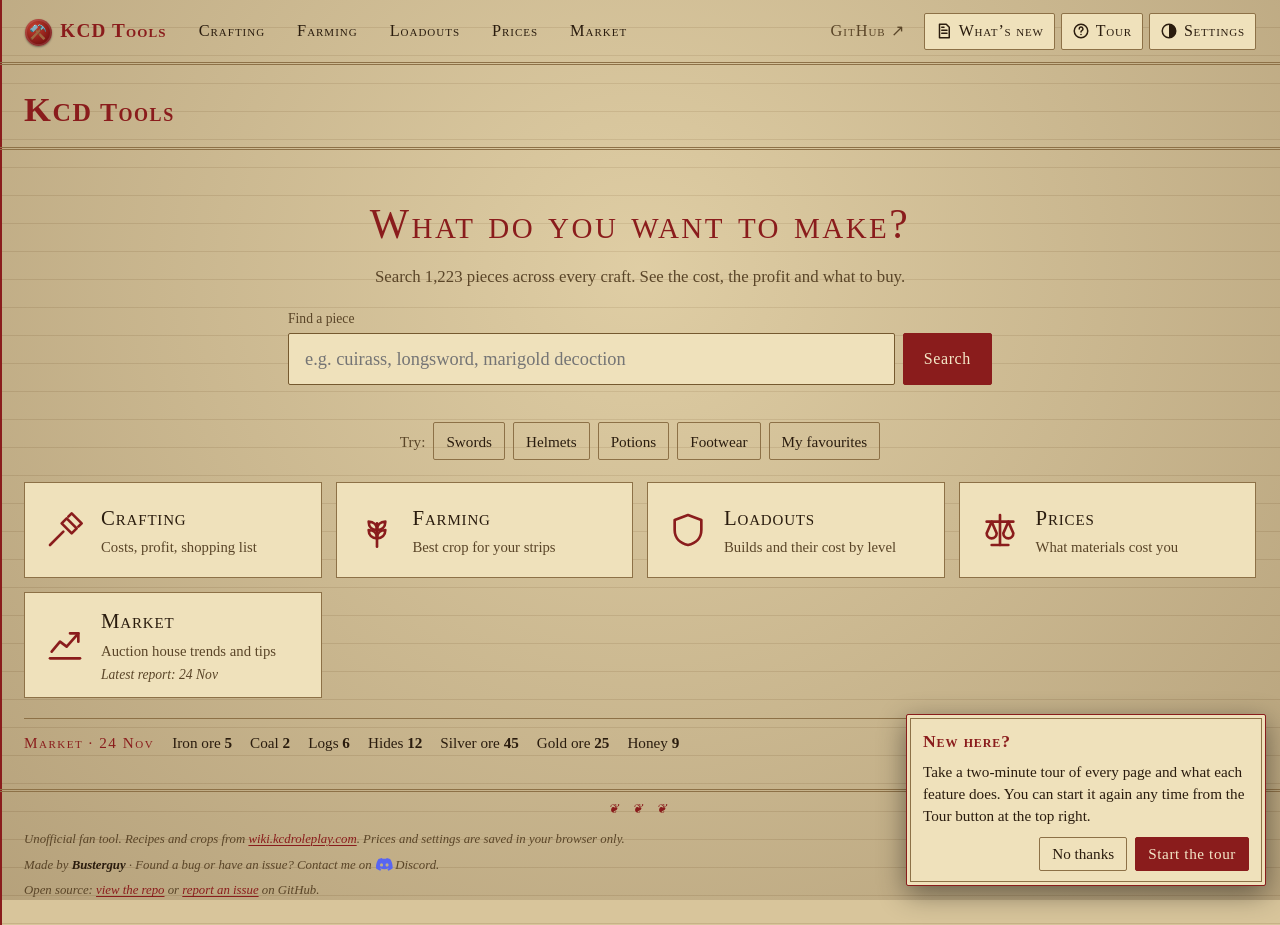
<file: index.html>
<!DOCTYPE html>
<html lang="en" data-skin="ledger"><head><meta charset="utf-8">
<meta name="viewport" content="width=device-width, initial-scale=1, viewport-fit=cover">
<meta name="color-scheme" content="light dark"><meta name="description" content="Calculators for KCD Roleplay: crafting costs, farming efficiency and armour loadouts.">
<meta property="og:type" content="website"><meta property="og:site_name" content="KCD Tools"><meta property="og:title" content="KCD Tools – Crafting, Farming and Loadouts"><meta property="og:description" content="Calculators for KCD Roleplay: crafting costs, farming efficiency and armour loadouts."><meta property="og:url" content="https://xbusterguy.github.io/KCDCalculator/"><meta property="og:image" content="https://xbusterguy.github.io/KCDCalculator/assets/social.png"><meta name="twitter:card" content="summary_large_image"><meta name="theme-color" content="#d8c59b">
<link rel="prefetch" href="assets/recipes.js">
<title>KCD Tools – Crafting, Farming and Loadouts</title>
<link rel="icon" href="data:image/svg+xml,%3Csvg xmlns=%27http://www.w3.org/2000/svg%27 viewBox=%270 0 100 100%27%3E%3Ctext y=%27.9em%27 font-size=%2790%27%3E⚒️%3C/text%3E%3C/svg%3E">
<link rel="stylesheet" href="assets/site.css">
<style>
.hs{text-align:center;padding:28px 0 22px}.hs h2{margin:0;border:0;padding:0;font-size:clamp(1.7rem,4vw,2.6rem);font-variant:small-caps;letter-spacing:.05em;color:var(--ac);text-transform:none;font-weight:normal}
.hsp{margin:8px auto 0;color:var(--mut);font-size:1.05rem;max-width:40rem}
.hf{max-width:44rem;margin:18px auto 0;text-align:left}.hf label{display:block;font-size:.85rem;color:var(--mut);margin-bottom:4px}
.hfr{display:flex;gap:8px}.hfr input{flex:1;min-width:0;min-height:52px;font-size:1.15rem;padding:0 16px;border-width:2px;border-color:var(--ac)}.hfr button{min-height:52px;padding:0 20px}
.hs .hst{max-width:44rem;margin:6px auto 0;text-align:left;min-height:1.2em}
.hres{list-style:none;max-width:44rem;margin:4px auto 0;padding:0;text-align:left;border:1px solid var(--bd);background:var(--card)}
.hres a{display:flex;justify-content:space-between;gap:12px;align-items:baseline;padding:10px 14px;min-height:44px;box-sizing:border-box;color:var(--tx);text-decoration:none;border-bottom:1px dotted var(--bd)}
.hres li:last-child a{border-bottom:0}.hres a:hover,.hres a:focus{background:color-mix(in srgb,var(--ac) 14%,var(--card));outline:none}.hres a:focus-visible{outline:2px solid var(--ac);outline-offset:-2px}
.hres small{color:var(--mut);white-space:nowrap}.hres .all{color:var(--ac);justify-content:center}.hres mark{background:none;color:var(--ac);font-weight:bold}
.try{display:flex;gap:8px;flex-wrap:wrap;justify-content:center;align-items:center;margin:14px 0 0;font-size:.95rem}.try span{color:var(--mut)}
.try a{display:inline-flex;align-items:center;min-height:36px;padding:0 12px;border:1px solid var(--bd);border-radius:2px;color:var(--tx);text-decoration:none}.try a:hover{border-color:var(--ac);color:var(--ac)}
.tools{display:grid;grid-template-columns:repeat(auto-fit,minmax(min(100%,260px),1fr));gap:14px}
.tool{display:flex;align-items:center;gap:16px;min-height:96px;padding:12px 20px;box-sizing:border-box;background:var(--card);border:1px solid var(--bd);color:var(--tx);text-decoration:none}
.tool:hover{border-color:var(--ac)}.tool svg{width:40px;height:40px;flex:none;fill:none;stroke:var(--ac);stroke-width:1.6;stroke-linecap:round;stroke-linejoin:round}
.tool>span{display:flex;flex-direction:column;gap:2px}.tn{font-size:1.3rem;font-variant:small-caps;letter-spacing:.04em}.td{color:var(--mut);font-size:.92rem}.tool .sum{font-size:.85rem;font-style:italic;color:var(--mut)}.tool .sum:empty{display:none}
.mkt{display:flex;align-items:baseline;gap:6px 18px;flex-wrap:wrap;margin-top:20px;padding-top:12px;border-top:1px solid var(--bd);font-size:.95rem}
.mkt .mh{font-variant:small-caps;letter-spacing:.1em;color:var(--ac)}.mkt .mn{color:var(--mut);margin-left:auto;font-size:.85rem}
@media (max-width:560px){.hs{padding:16px 0 14px}.hfr button{padding:0 14px}.mkt .mn{margin-left:0;flex-basis:100%}}
</style>
<script src="assets/site.js"></script>



</head><body><a class="skip" href="#main">Skip to content</a><nav class="site"><a class="brand" href="index.html" aria-label="KCD Tools home"><span class="logo">⚒️</span> KCD Tools</a><span class="nl"><a href="crafting.html">Crafting</a><a href="farming.html">Farming</a><a href="loadouts.html">Loadouts</a><a href="prices.html">Prices</a><a href="market.html">Market</a></span><a class="gh" href="https://github.com/xBusterguy/KCDCalculator" target="_blank" rel="noopener noreferrer" title="View the code or report an issue on GitHub">GitHub ↗</a><button type="button" class="clbtn" aria-haspopup="dialog" aria-expanded="false" title="What's new"><svg viewBox="0 0 24 24" aria-hidden="true" focusable="false"><path d="M6 3h9l4 4v14H6z" fill="none" stroke="currentColor" stroke-width="2" stroke-linejoin="round"/><path d="M9 11h7M9 15h7M9 7h3" fill="none" stroke="currentColor" stroke-width="2" stroke-linecap="round"/></svg><span class="tl">What’s new</span></button><button type="button" class="tourbtn" title="Take a guided tour of the site" aria-label="Take the guided tour"><svg viewBox="0 0 24 24" aria-hidden="true" focusable="false"><circle cx="12" cy="12" r="9" fill="none" stroke="currentColor" stroke-width="2"/><path d="M9.6 9.3a2.5 2.5 0 1 1 3.6 2.2c-.8.4-1.2.9-1.2 1.7" fill="none" stroke="currentColor" stroke-width="2" stroke-linecap="round"/><circle cx="12" cy="16.6" r="1.1" fill="currentColor"/></svg><span class="tl">Tour</span></button><details class="menu" id="menu"><summary aria-label="Settings: light or dark mode, backup" title="Light/dark mode and backup"><svg viewBox="0 0 24 24" aria-hidden="true" focusable="false"><circle cx="12" cy="12" r="9" fill="none" stroke="currentColor" stroke-width="2"/><path d="M12 3a9 9 0 0 1 0 18z" fill="currentColor"/></svg><span class="mlabel">Settings</span></summary><div class="pop"><button id="theme" type="button" aria-label="Switch light or dark mode">Switch to dark</button><hr><button id="bk" type="button">Back up my data</button><button id="rsb" type="button">Restore from backup</button><input id="rs" aria-label="Choose a backup file" type="file" accept=".json,application/json" hidden><p class="s" id="bkmsg">Saves your prices, orders, favourites, loadouts and settings to a file.</p></div></details></nav>
<main id="main" tabindex="-1"><div class="tbar"><h1>KCD Tools</h1></div>
<div class="layout norail"><div class="mc">
<section class="hs" aria-labelledby="hsq">
<h2 id="hsq">What do you want to make?</h2>
<p class="hsp">Search <span id="hn">every piece</span> across every craft. See the cost, the profit and what to buy.</p>
<form class="hf" id="hf" action="crafting.html" method="get" role="search"><label for="hq">Find a piece</label>
<div class="hfr"><input id="hq" name="q" type="search" autocomplete="off" spellcheck="false" placeholder="e.g. cuirass, longsword, marigold decoction" aria-describedby="hst" aria-controls="hres"><button type="submit" class="pri">Search</button></div></form>
<p class="s hst" id="hst" role="status" aria-live="polite"></p>
<ul class="hres" id="hres" hidden></ul>
<p class="try"><span>Try:</span><a href="crafting.html?tab=Smithing&amp;cat=Swords">Swords</a><a href="crafting.html?tab=Armouring&amp;cat=Helmets">Helmets</a><a href="crafting.html?tab=Alchemy">Potions</a><a href="crafting.html?tab=Tailoring&amp;cat=Footwear">Footwear</a><a href="crafting.html?tab=%E2%98%85">My favourites</a></p>
</section>
<div class="tools"><a class="tool" href="crafting.html"><svg viewBox="0 0 24 24" aria-hidden="true" focusable="false"><path d="M3 21l8-8"/><path d="M13 5l6 6-3 3-6-6z"/><path d="M14 4l2-2 6 6-2 2"/></svg><span><span class="tn">Crafting</span><span class="td">Costs, profit, shopping list</span><span class="sum" id="sc"></span></span></a><a class="tool" href="farming.html"><svg viewBox="0 0 24 24" aria-hidden="true" focusable="false"><path d="M12 22V8"/><path d="M12 12c-3 0-5-2-5-5 3 0 5 2 5 5z"/><path d="M12 12c3 0 5-2 5-5-3 0-5 2-5 5z"/><path d="M12 17c-3 0-5-2-5-5 3 0 5 2 5 5z"/><path d="M12 17c3 0 5-2 5-5-3 0-5 2-5 5z"/></svg><span><span class="tn">Farming</span><span class="td">Best crop for your strips</span><span class="sum" id="sf"></span></span></a><a class="tool" href="loadouts.html"><svg viewBox="0 0 24 24" aria-hidden="true" focusable="false"><path d="M12 3l8 3v6c0 5-3.5 8-8 9-4.5-1-8-4-8-9V6z"/></svg><span><span class="tn">Loadouts</span><span class="td">Builds and their cost by level</span><span class="sum" id="sl"></span></span></a><a class="tool" href="prices.html"><svg viewBox="0 0 24 24" aria-hidden="true" focusable="false"><path d="M12 3v18"/><path d="M7 21h10"/><path d="M4 7h16"/><path d="M7 7l-3 7a3 3 0 0 0 6 0z"/><path d="M17 7l-3 7a3 3 0 0 0 6 0z"/></svg><span><span class="tn">Prices</span><span class="td">What materials cost you</span><span class="sum" id="sp"></span></span></a><a class="tool" href="market.html"><svg viewBox="0 0 24 24" aria-hidden="true" focusable="false"><path d="M3 20h18"/><path d="M4 16l5-6 4 3 7-8"/><path d="M15 5h5v5"/></svg><span><span class="tn">Market</span><span class="td">Auction house trends and tips</span><span class="sum" id="sm"></span></span></a></div>
<div class="mkt" id="mkt" hidden></div>
</div></div></main>
<footer class="site">Unofficial fan tool. Recipes and crops from <a href="https://wiki.kcdroleplay.com/recipes/">wiki.kcdroleplay.com</a>. Prices and settings are saved in your browser only.<div class="sig">Made by <b>Busterguy</b> · Found a bug or have an issue? Contact me on <svg viewBox="0 0 24 24" aria-hidden="true" focusable="false"><path d="M20.317 4.3698a19.7913 19.7913 0 00-4.8851-1.5152.0741.0741 0 00-.0785.0371c-.211.3753-.4447.8648-.6083 1.2495-1.8447-.2762-3.68-.2762-5.4868 0-.1636-.3933-.4058-.8742-.6177-1.2495a.077.077 0 00-.0785-.037 19.7363 19.7363 0 00-4.8852 1.515.0699.0699 0 00-.0321.0277C.5334 9.0458-.319 13.5799.0992 18.0578a.0824.0824 0 00.0312.0561c2.0528 1.5076 4.0413 2.4228 5.9929 3.0294a.0777.0777 0 00.0842-.0276c.4616-.6304.8731-1.2952 1.226-1.9942a.076.076 0 00-.0416-.1057c-.6528-.2476-1.2743-.5495-1.8722-.8923a.077.077 0 01-.0076-.1277c.1258-.0943.2517-.1923.3718-.2914a.0743.0743 0 01.0776-.0105c3.9278 1.7933 8.18 1.7933 12.0614 0a.0739.0739 0 01.0785.0095c.1202.099.246.1981.3728.2924a.077.077 0 01-.0066.1276 12.2986 12.2986 0 01-1.873.8914.0766.0766 0 00-.0407.1067c.3604.698.7719 1.3628 1.225 1.9932a.076.076 0 00.0842.0286c1.961-.6067 3.9495-1.5219 6.0023-3.0294a.077.077 0 00.0313-.0552c.5004-5.177-.8382-9.6739-3.5485-13.6604a.061.061 0 00-.0312-.0286zM8.02 15.3312c-1.1825 0-2.1569-1.0857-2.1569-2.419 0-1.3332.9555-2.4189 2.157-2.4189 1.2108 0 2.1757 1.0952 2.1568 2.419 0 1.3332-.9555 2.4189-2.1569 2.4189zm7.9748 0c-1.1825 0-2.1569-1.0857-2.1569-2.419 0-1.3332.9554-2.4189 2.1569-2.4189 1.2108 0 2.1757 1.0952 2.1568 2.419 0 1.3332-.946 2.4189-2.1568 2.4189Z"/></svg>Discord.</div><div class="sig">Open source: <a href="https://github.com/xBusterguy/KCDCalculator" target="_blank" rel="noopener noreferrer">view the repo</a> or <a href="https://github.com/xBusterguy/KCDCalculator/issues/new/choose" target="_blank" rel="noopener noreferrer">report an issue</a> on GitHub.</div></footer><script>
(function(){var g=function(k){try{return JSON.parse(localStorage.getItem(k))}catch(e){return null}},set=function(i,t){var e=document.getElementById(i);if(e&&t)e.textContent=t};
var P=g("kcd-p")||{},n=Object.keys(P).filter(function(k){return P[k]!==""&&+P[k]>0}).length,f=(g("kcd-fav")||[]).length,o=Object.keys(g("kcd-o")||{}).length,a=[];
if(n)set("sp",n+" price"+(n>1?"s":"")+" of your own");if(f)a.push(f+" favourite"+(f>1?"s":""));if(o)a.push(o+" piece"+(o>1?"s":"")+" in your order");set("sc",a.join(" · "));
var F=g("kcd-farm");if(F&&F.lv)set("sf","Last view: level "+F.lv+(F.ww?", weeded & watered":"")+", "+(F.st||1)+" strip"+((F.st||1)>1?"s":""));
var L=g("kcd-lo");if(L&&L.length)set("sl",L.length+" loadout"+(L.length>1?"s":"")+" saved");})();
</script><script src="assets/recipes.js" defer></script><script src="assets/market.js" defer></script>
<script>
// Home search: finds pieces as you type and opens them in Crafting. Without scripts the form still goes to Crafting's search.
addEventListener("DOMContentLoaded",function(){
 var $=function(i){return document.getElementById(i)},esc=function(t){return String(t).replace(/[&<>"]/g,function(c){return{"&":"&amp;","<":"&lt;",">":"&gt;",'"':"&quot;"}[c]})};
 var items=[];
 if(typeof DATA==="string"&&typeof CR==="object"){DATA.split("\n").forEach(function(l){var p=l.split("|");if(p.length<3)return;p[2].split(";").forEach(function(n){items.push({n:n,c:CR[p[0]],l:+p[1]})})})}
 try{(JSON.parse(localStorage.getItem("kcd-c"))||[]).forEach(function(c){if(c&&c.n)items.push({n:String(c.n).slice(0,80),c:"Your recipes",l:0})})}catch(e){}
 if(items.length)$("hn").textContent=items.length.toLocaleString("en-GB")+" pieces";
 var q=$("hq"),list=$("hres"),st=$("hst"),go=function(v){return"crafting.html?q="+encodeURIComponent(v)};
 function hl(n,v){var i=n.toLowerCase().indexOf(v.toLowerCase());return i<0?esc(n):esc(n.slice(0,i))+"<mark>"+esc(n.slice(i,i+v.length))+"</mark>"+esc(n.slice(i+v.length))}
 function show(){var v=q.value.trim();if(v.length<2||!items.length){list.hidden=true;list.innerHTML="";st.textContent=v.length==1?"Type one more letter.":"";return}
  var lv=v.toLowerCase(),m=items.filter(function(i){return i.n.toLowerCase().indexOf(lv)>=0||(i.c||"").toLowerCase()==lv});
  m.sort(function(a,b){var x=a.n.toLowerCase().indexOf(lv)==0?0:1,y=b.n.toLowerCase().indexOf(lv)==0?0:1;return x-y||a.l-b.l||a.n.localeCompare(b.n)});
  if(!m.length){list.hidden=true;list.innerHTML="";st.textContent="No piece matches “"+v+"”. Try a shorter word.";return}
  var top=m.slice(0,8);list.innerHTML=top.map(function(i){return'<li><a href="'+go(i.n)+'"><span>'+hl(i.n,v)+'</span><small>'+esc(i.c)+(i.l?" · level "+i.l:"")+'</small></a></li>'}).join("")+(m.length>top.length?'<li><a class="all" href="'+go(v)+'">See all '+m.length+' matches in Crafting →</a></li>':"");
  list.hidden=false;st.textContent=m.length+" match"+(m.length>1?"es":"")+(m.length>top.length?", showing the first "+top.length:"")+". Press the down arrow to choose one."}
 var t;q.addEventListener("input",function(){clearTimeout(t);t=setTimeout(show,120)});
 q.addEventListener("keydown",function(e){if(e.key=="ArrowDown"&&!list.hidden){e.preventDefault();list.querySelector("a").focus()}else if(e.key=="Escape"){q.value="";show()}});
 list.addEventListener("keydown",function(e){var a=[].slice.call(list.querySelectorAll("a")),i=a.indexOf(document.activeElement);if(e.key=="ArrowDown"&&i<a.length-1){e.preventDefault();a[i+1].focus()}else if(e.key=="ArrowUp"){e.preventDefault();(i>0?a[i-1]:q).focus()}else if(e.key=="Escape"){q.focus()}});
 $("hf").addEventListener("submit",function(e){var v=q.value.trim();if(v.length<2){e.preventDefault();st.textContent="Type at least two letters.";q.focus()}});
 if(q.value)show();
 // Market strip: the suggested prices the calculators use
 if(typeof MARKET==="object"&&typeof RAW==="object"){var ids=["O","C","L","H","A","G","honey"].filter(function(k){return MARKET.p[k]&&RAW[k]}),d=new Date(MARKET.date+"T12:00:00"),ds=isNaN(d)?MARKET.date:d.toLocaleDateString("en-GB",{day:"numeric",month:"short"});
  $("mkt").innerHTML='<span class="mh">Market · '+esc(ds)+'</span>'+ids.map(function(k){return"<span>"+esc(RAW[k])+" <b>"+MARKET.p[k]+"</b></span>"}).join("")+'<span class="mn">groschen, 7-day average · <a href="market.html">see the market report</a></span>';$("mkt").hidden=false;$("sm").textContent="Latest report: "+ds}
});
</script><script src="assets/tour.js" defer></script><script src="assets/changelog.js" defer></script></body></html>
</file>
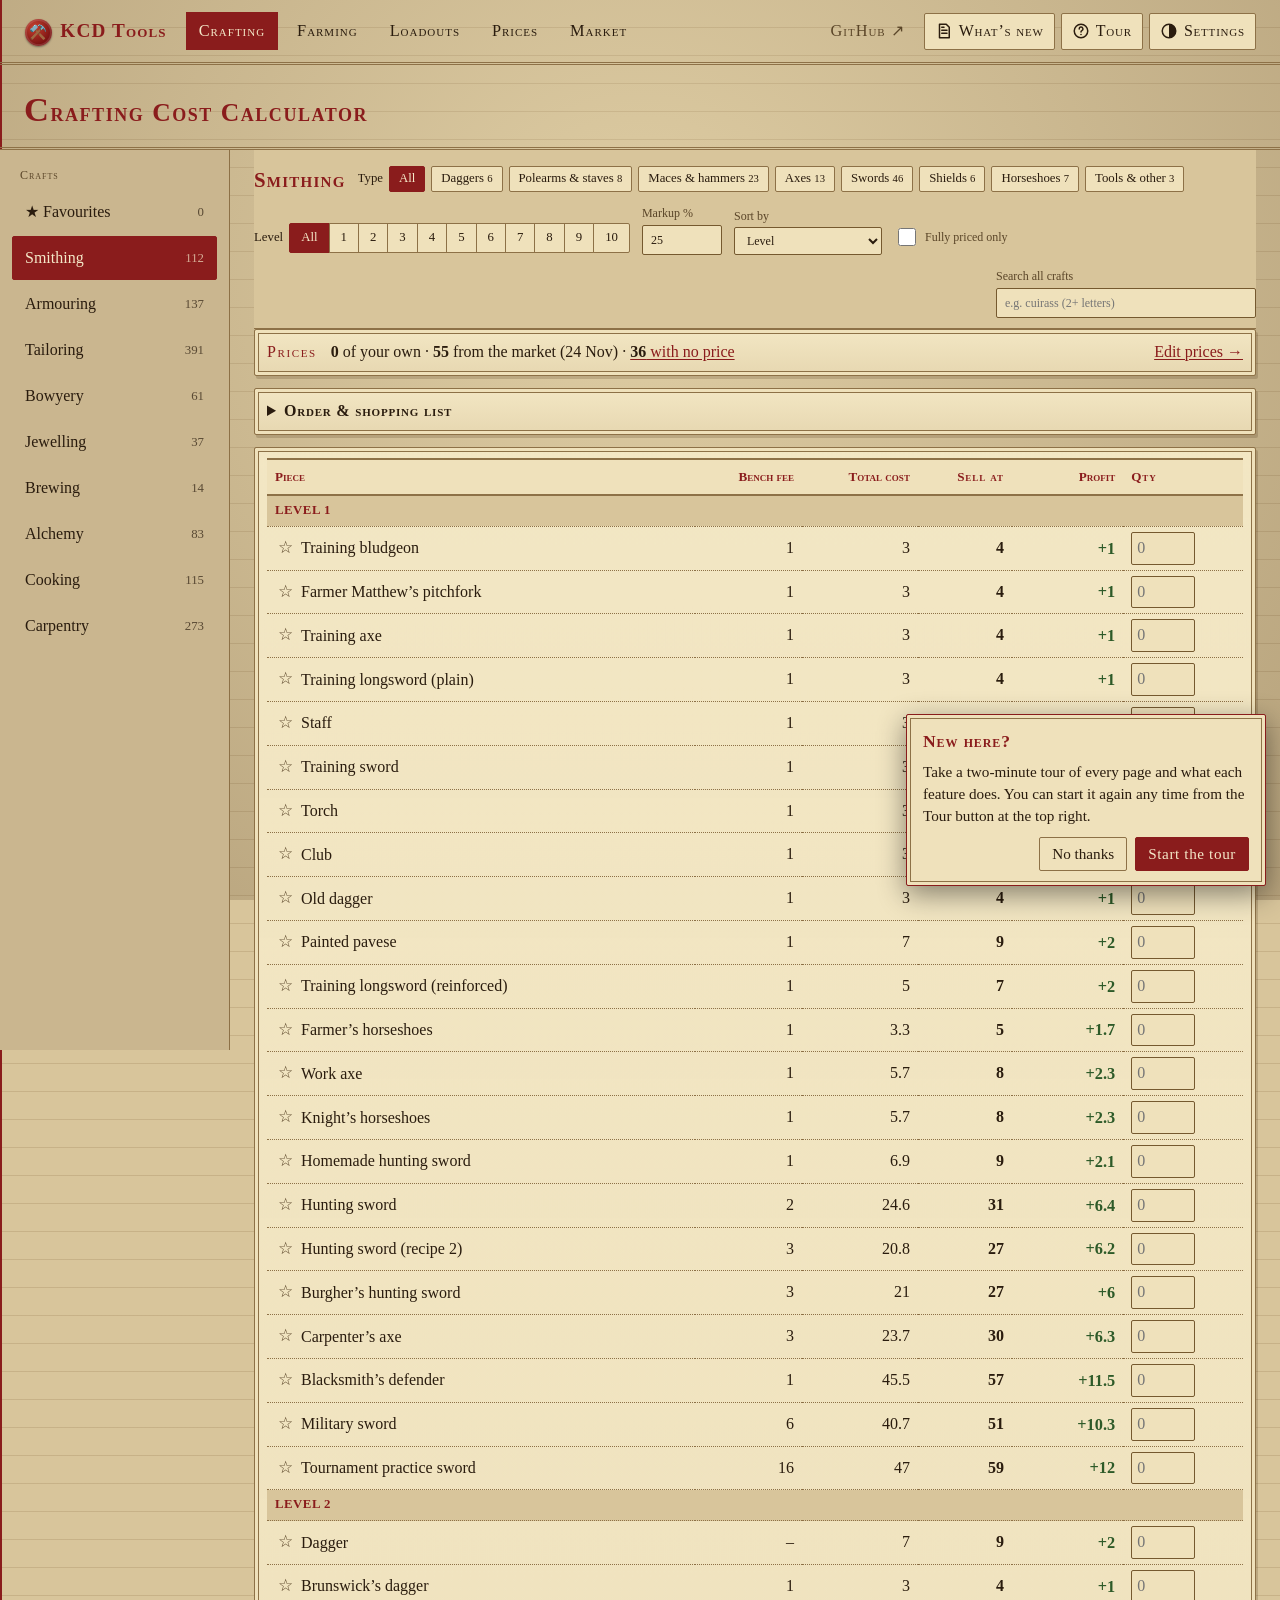
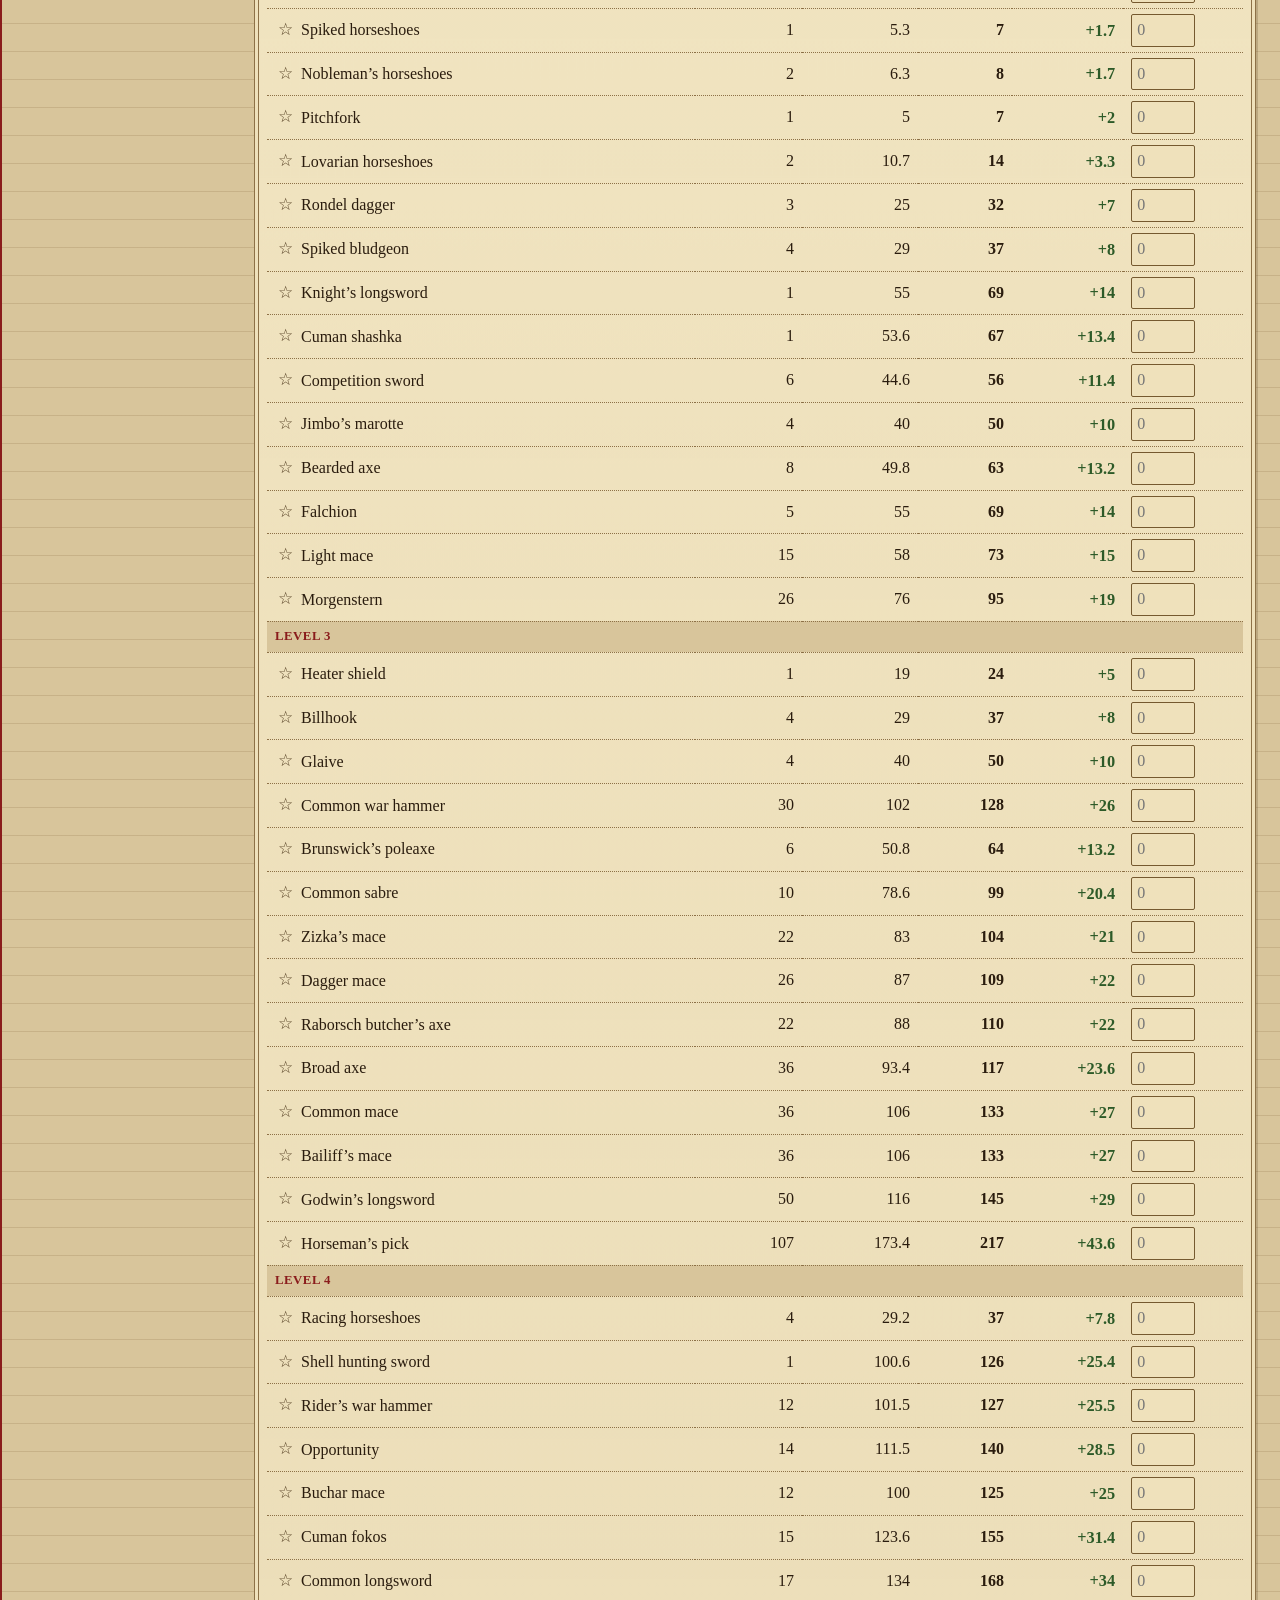
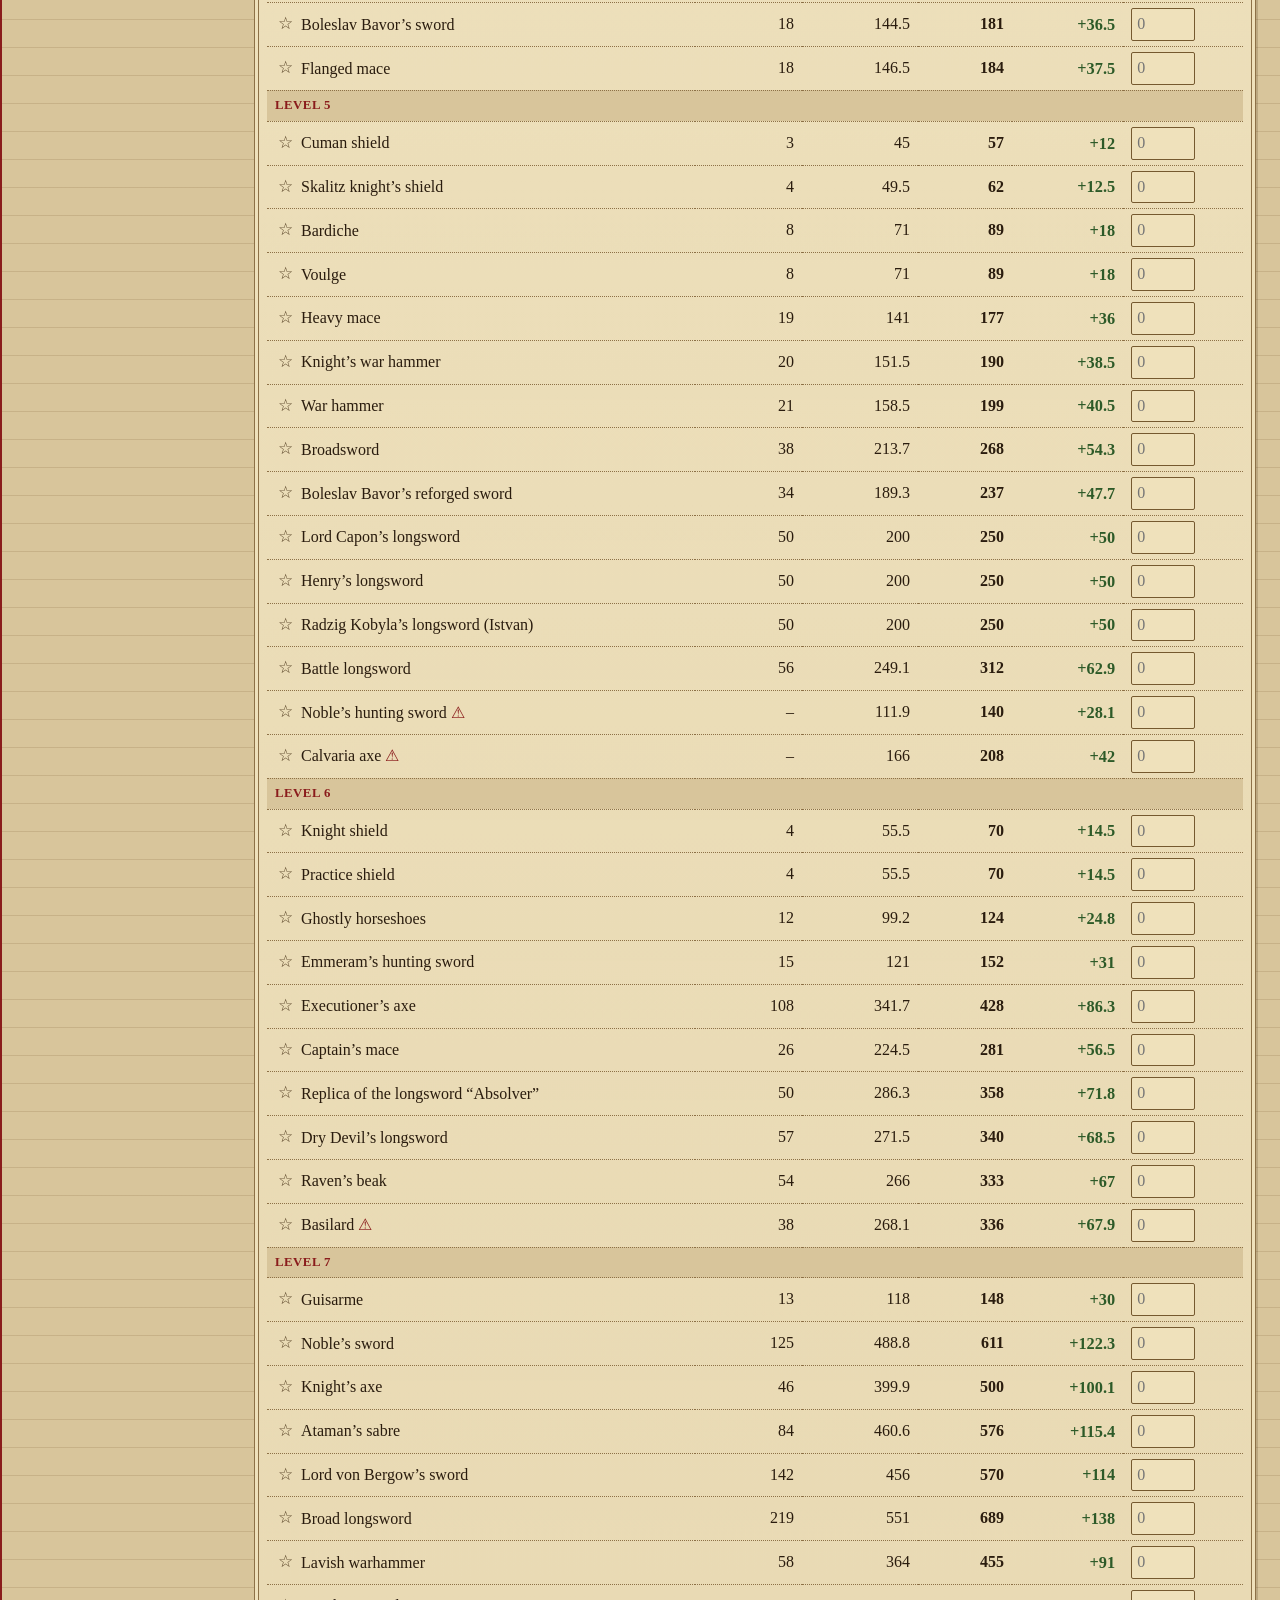
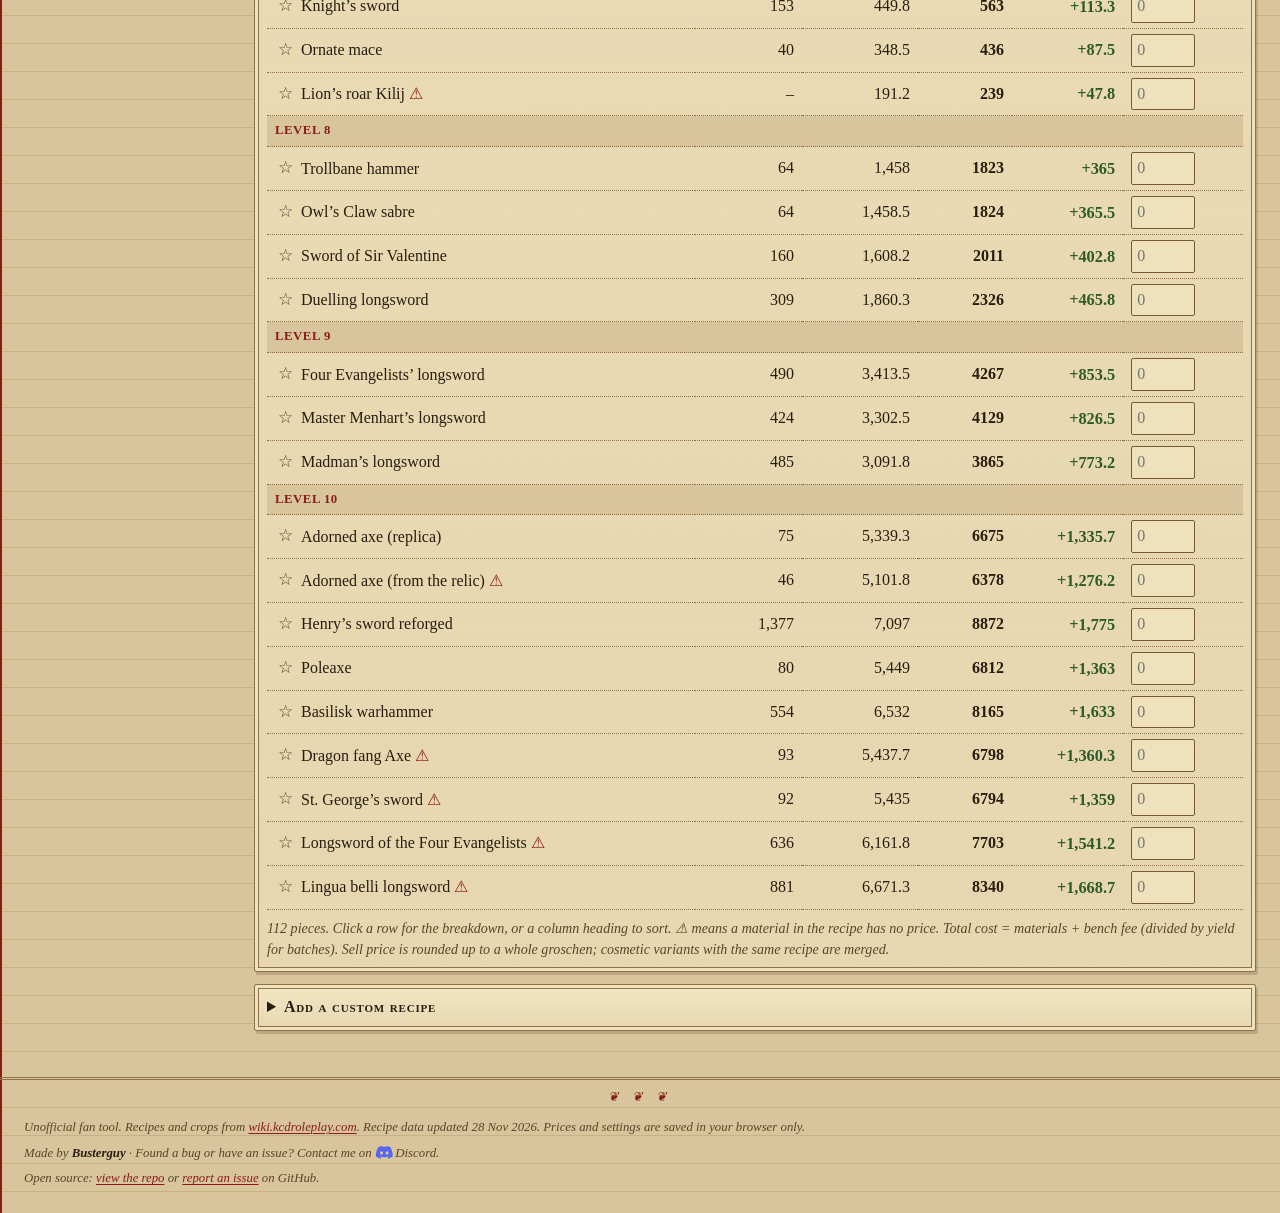
<file: crafting.html>
<!DOCTYPE html>
<html lang="en" data-skin="ledger"><head><meta charset="utf-8">
<meta name="viewport" content="width=device-width, initial-scale=1, viewport-fit=cover">
<meta name="color-scheme" content="light dark"><meta name="description" content="Crafting cost calculator for KCD Roleplay: materials, bench fees, markup and shopping lists.">
<meta property="og:type" content="website"><meta property="og:site_name" content="KCD Tools"><meta property="og:title" content="Crafting Cost Calculator – KCD Tools"><meta property="og:description" content="Crafting cost calculator for KCD Roleplay: materials, bench fees, markup and shopping lists."><meta property="og:url" content="https://xbusterguy.github.io/KCDCalculator/crafting.html"><meta property="og:image" content="https://xbusterguy.github.io/KCDCalculator/assets/social.png"><meta name="twitter:card" content="summary_large_image"><meta name="theme-color" content="#d8c59b">
<link rel="preload" href="assets/recipes.js" as="script">
<link rel="preload" href="assets/market.js" as="script">
<title>Crafting Cost Calculator – KCD Tools</title>
<link rel="icon" href="data:image/svg+xml,%3Csvg xmlns=%27http://www.w3.org/2000/svg%27 viewBox=%270 0 100 100%27%3E%3Ctext y=%27.9em%27 font-size=%2790%27%3E⚒️%3C/text%3E%3C/svg%3E">
<link rel="stylesheet" href="assets/site.css">
<script src="assets/site.js"></script>

<style>main{padding-top:0}
.top{position:sticky;top:env(safe-area-inset-top,0px);z-index:9;background:var(--bg);padding:10px 0 8px;border-bottom:1px solid var(--bd)}
.top h1{font-size:1.25rem;margin:0 0 8px}.bar{margin-bottom:8px}
.chips,#tabs{display:flex;gap:6px;overflow-x:auto;padding-bottom:2px;scrollbar-width:thin}
#tabs{margin-bottom:6px}.chips{align-items:center;font-size:.8rem}
.tab,.chip{white-space:nowrap;border-radius:999px;padding:5px 12px;flex:none}.chip{padding:2px 9px}
.tab.on,.chip.on{background:var(--ac);color:var(--on);border-color:var(--ac)}html[data-skin=ledger] .tab.on:hover,html[data-skin=ledger] .chip.on:hover{color:var(--on)}.tab small{opacity:.7}
/* Navigation: on a wide screen the crafts are a list in the left column; on a phone one summary button opens a filter sheet */
#crafts #tabs{flex-direction:column;overflow:visible;gap:2px;margin:0}
#crafts .tab{display:flex;justify-content:space-between;align-items:center;border:1px solid transparent;background:transparent;border-radius:2px;padding:0 12px;min-height:44px;font-size:1rem;text-align:left;width:100%;box-sizing:border-box}#crafts .tab:hover{border-color:var(--bd);background:var(--card)}#crafts .tab.on,#crafts .tab.on:hover{background:var(--ac);border-color:var(--ac);color:var(--on)}#crafts .tab small{font-size:.8rem}
#lvs{gap:0}#lvs .chip{border-radius:0;margin-left:-1px;padding:4px 11px}#lvs .chip:first-child{border-radius:2px 0 0 2px;margin-left:6px}#lvs .chip:last-child{border-radius:0 2px 2px 0}
.fsum,#fsheet,#fbd{display:none}
@media (max-width:899px){
.rail{display:none}
.fsum{display:flex;align-items:center;justify-content:space-between;gap:8px;width:100%;min-height:44px;margin:0 0 8px;padding:0 12px;border:1px solid var(--ac);border-radius:2px;text-align:left}
.fsum::after{content:"Filters ▾";color:var(--ac);font-size:.85rem;flex:none}
#fbd:not([hidden]){display:block;position:fixed;inset:0;background:rgba(42,34,24,.55);z-index:69}
#fsheet:not([hidden]){display:flex;flex-direction:column;gap:10px;position:fixed;left:0;right:0;bottom:0;max-height:88vh;overflow-y:auto;z-index:70;background:var(--card);border-top:2px solid var(--ac);border-radius:10px 10px 0 0;padding:12px 14px calc(16px + env(safe-area-inset-bottom,0px));box-sizing:border-box}
.fsh{display:flex;justify-content:space-between;align-items:center}.fsh b{font-size:1.1rem}.fsh button{border:0;background:transparent;color:var(--bad);text-decoration:underline;min-height:44px}
.fsl{font-size:.75rem;font-variant:small-caps;letter-spacing:.08em;color:var(--mut)}
#fsc #tabs{display:grid;grid-template-columns:repeat(3,minmax(0,1fr));gap:6px;overflow:visible;margin:0}
#fsc .tab{display:flex;flex-direction:column;align-items:center;justify-content:center;border-radius:2px;min-height:52px;padding:2px 4px;white-space:normal;text-align:center}
#fsc .tab[data-c="★"]{grid-column:1/-1;flex-direction:row;gap:6px;min-height:40px}
#fsheet .chips{flex-wrap:wrap;overflow:visible;gap:6px;font-size:.9rem}
#fsheet #lvs{gap:6px}#fsheet #lvs .chip,#fsheet #cats .chip{min-height:40px;padding:0 12px;border-radius:2px;margin:0}#fsheet #lvs .chip{min-width:44px}
#fok{min-height:48px;font-size:1rem}
}
.hr1{display:flex;align-items:center;gap:12px;flex-wrap:wrap;margin-bottom:8px}.hr1 h2{margin:0;font-size:1.3rem;color:var(--ac)}
.hr2{display:flex;align-items:flex-end;gap:12px;flex-wrap:wrap}.hr2 .sq{margin-left:auto;min-width:200px;flex:0 1 260px}.hr3{margin:8px 0 0}
@media (min-width:900px){
 .hr2{align-items:flex-end}.hr2 .f:not(.sq){margin:0}
 .mc{padding-top:0}
 /* the three price panels sit side by side while closed, and take the full width as soon as one is open */
 .top{padding:14px 0 10px}
}
@media (max-width:899px){.hr1 h2{display:none}.hr2 .sq{margin-left:0;flex:1 1 100%}}


.card{padding:10px 12px;margin-bottom:12px}
table{min-width:520px}th,td{padding:5px 8px}td:first-child{white-space:normal}#tbl th{position:sticky;top:calc(var(--hh,120px) + env(safe-area-inset-top,0px));z-index:5;background:var(--card)}
/* order and shopping list: plain tables, no sticky header, fit a phone screen */
table.ot{min-width:0}table.ot th,table.ot td{padding:5px 6px;position:static}table.ot td.n,table.ot th.n{white-space:nowrap}table.ot button{padding:1px 7px;min-height:0}
@media (max-width:480px){table.ot{font-size:.82rem}table.ot th,table.ot td{padding:4px 3px}table.ot th{font-size:.68rem;letter-spacing:0}table.ot button{padding:0 5px}}
tr.r{cursor:pointer}tr.r:hover{background:var(--bg)}
tr.lh td{background:var(--bg);color:var(--ac);font-weight:bold;font-size:.8rem;letter-spacing:.04em;text-transform:uppercase}
.bd td{color:var(--mut);font-size:.85rem;padding:8px 14px}.qty{width:64px;padding:3px 5px}
.star{border:0;background:none;padding:0 6px 0 0;color:var(--mut);font-size:1.05rem;line-height:1;cursor:pointer;min-height:26px;min-width:26px}.star.on{color:#d9a21b}
th .sb{border:0;background:none;padding:0;font:inherit;color:inherit;cursor:pointer;min-height:24px;white-space:nowrap}
/* keep the box you Tab to clear of the filters and table heading that stay at the top */
@media (min-width:701px){html{scroll-padding-top:calc(var(--hh,120px) + 56px)}}th .sb:hover{color:var(--ac)}
.ban{border-color:var(--ac)}
html[data-skin=ledger] button.star,html[data-skin=ledger] th .sb{border:0;background:none;border-radius:0}html[data-skin=ledger] th .sb:hover,html[data-skin=ledger] button.star:hover{border:0}.ban button{margin-left:8px}
.pr{display:flex;justify-content:space-between;align-items:center;gap:8px;padding:4px 0;border-bottom:1px solid var(--bd)}.pr button{padding:2px 8px;min-height:0}
@media (max-width:700px){
 .top h1{font-size:1.05rem;margin:0 0 4px}
 table.rt{min-width:0}table.rt thead{display:none}table.rt,table.rt tbody,table.rt tr{display:block}
 table.rt tr.r{display:grid;grid-template-columns:repeat(3,1fr);gap:6px 10px;padding:8px 4px;border-bottom:1px solid var(--bd)}
 table.rt tr.r td{display:flex;flex-direction:column;align-items:flex-start;gap:0;border:0;padding:0;text-align:left}
 table.rt tr.r td[data-l]::before{content:attr(data-l);color:var(--mut);font-size:.7rem}
 table.rt tr.r td:first-child{grid-column:1/-1;font-weight:bold;font-size:1.02rem;margin-bottom:2px}
 .top{position:static}#totop{display:flex!important}
 table.rt tr.lh td,table.rt tr.bd td,table.rt tr:not(.r) td{display:block;border:0}
 .qty{width:84px}
}
/* compact header, scroll hints, unpriced state, profit emphasis */
html[data-skin=ledger] .top h1{font-size:1.45rem;margin:0 0 6px;padding-bottom:2px}
.top .bar{gap:8px 12px}.top .bar label.f:last-child{flex:none}
#tabs.sl,.chips.sl{-webkit-mask-image:linear-gradient(to right,transparent 0,#000 26px);mask-image:linear-gradient(to right,transparent 0,#000 26px)}
#tabs.sr,.chips.sr{-webkit-mask-image:linear-gradient(to right,#000 calc(100% - 30px),transparent);mask-image:linear-gradient(to right,#000 calc(100% - 30px),transparent)}
#tabs.sl.sr,.chips.sl.sr{-webkit-mask-image:linear-gradient(to right,transparent 0,#000 26px,#000 calc(100% - 30px),transparent);mask-image:linear-gradient(to right,transparent 0,#000 26px,#000 calc(100% - 30px),transparent)}
td.pc{font-weight:bold;font-size:1.02em}
table.np td.tc,table.np td.sc,table.np td.pc{color:var(--mut);font-weight:normal}
#mq{width:100%;margin:2px 0 6px}label.f[hidden],.chips[hidden]{display:none}
@media (max-width:700px){html[data-skin=ledger] .top h1{font-size:1.15rem}.top .bar label.f:last-child{padding-bottom:0!important}}
#totop{display:none;position:fixed;right:14px;bottom:14px;z-index:20;width:44px;height:44px;border-radius:50%;align-items:center;justify-content:center;padding:0;background:var(--ac);color:var(--on);border:0;box-shadow:0 3px 10px rgba(0,0,0,.35);font-size:1.2rem}</style>

</head><body><a class="skip" href="#main">Skip to content</a><nav class="site"><a class="brand" href="index.html" aria-label="KCD Tools home"><span class="logo">⚒️</span> KCD Tools</a><span class="nl"><a href="crafting.html" aria-current=page>Crafting</a><a href="farming.html">Farming</a><a href="loadouts.html">Loadouts</a><a href="prices.html">Prices</a><a href="market.html">Market</a></span><a class="gh" href="https://github.com/xBusterguy/KCDCalculator" target="_blank" rel="noopener noreferrer" title="View the code or report an issue on GitHub">GitHub ↗</a><button type="button" class="clbtn" aria-haspopup="dialog" aria-expanded="false" title="What's new"><svg viewBox="0 0 24 24" aria-hidden="true" focusable="false"><path d="M6 3h9l4 4v14H6z" fill="none" stroke="currentColor" stroke-width="2" stroke-linejoin="round"/><path d="M9 11h7M9 15h7M9 7h3" fill="none" stroke="currentColor" stroke-width="2" stroke-linecap="round"/></svg><span class="tl">What’s new</span></button><button type="button" class="tourbtn" title="Take a guided tour of the site" aria-label="Take the guided tour"><svg viewBox="0 0 24 24" aria-hidden="true" focusable="false"><circle cx="12" cy="12" r="9" fill="none" stroke="currentColor" stroke-width="2"/><path d="M9.6 9.3a2.5 2.5 0 1 1 3.6 2.2c-.8.4-1.2.9-1.2 1.7" fill="none" stroke="currentColor" stroke-width="2" stroke-linecap="round"/><circle cx="12" cy="16.6" r="1.1" fill="currentColor"/></svg><span class="tl">Tour</span></button><details class="menu" id="menu"><summary aria-label="Settings: light or dark mode, backup" title="Light/dark mode and backup"><svg viewBox="0 0 24 24" aria-hidden="true" focusable="false"><circle cx="12" cy="12" r="9" fill="none" stroke="currentColor" stroke-width="2"/><path d="M12 3a9 9 0 0 1 0 18z" fill="currentColor"/></svg><span class="mlabel">Settings</span></summary><div class="pop"><button id="theme" type="button" aria-label="Switch light or dark mode">Switch to dark</button><hr><button id="bk" type="button">Back up my data</button><button id="rsb" type="button">Restore from backup</button><input id="rs" aria-label="Choose a backup file" type="file" accept=".json,application/json" hidden><p class="s" id="bkmsg">Saves your prices, orders, favourites, loadouts and settings to a file.</p></div></details></nav>
<main id="main" tabindex="-1"><div class="ld" id="ld" role="status"><i aria-hidden="true"></i><span>Loading recipes…</span></div>
<div class="tbar"><h1>Crafting Cost Calculator</h1></div>
<div class="layout">
<nav class="card rail" id="crafts" aria-label="Crafts"><div class="crh">Crafts</div><div id="tabs"></div></nav>

<div class="mc"><header class="top" id="top"><button type="button" class="fsum" id="fsum" aria-haspopup="dialog" aria-expanded="false" aria-controls="fsheet"></button>
<div class="hr1" id="hr1"><h2 id="cname"></h2><div class="chips" id="cats" role="group" aria-label="Type of piece"></div></div>
<div class="hr2" id="hr2"><div class="chips" id="lvs"></div><label class="f">Markup %<input id="mk" type="number" min="0" step="1" style="width:80px"></label><label class="f">Sort by<select id="srt"><option value="lv">Level</option><option value="name">Name A–Z</option><option value="cost">Cost: low to high</option><option value="costd">Cost: high to low</option><option value="profitd">Profit: high to low</option><option value="profit">Profit: low to high</option><option value="fee">Bench fee: high to low</option></select></label><label class="f" style="flex-direction:row;align-items:center;gap:6px;padding-bottom:6px"><input id="hp" type="checkbox"> Fully priced only</label><label class="f sq">Search all crafts<input id="q" type="search" placeholder="e.g. cuirass (2+ letters)"></label></div>
</header>
<section><p class="card pline" id="pline"></p>
<div class="card ban" id="ban" hidden><b>Add your material prices to get real costs.</b> Until you do, costs only include bench fees. <a class="btn pri" href="prices.html" id="banopen">Enter prices</a></div>
<div class="card" id="ordc"><details id="ordd"><summary id="ords">Order &amp; shopping list</summary><div id="ordb" style="margin-top:8px"></div></details></div>
<div class="card wrap" id="tblc" style="overflow:visible"><table class="rt" id="tbl"><thead id="th"></thead><tbody id="rows"></tbody></table>
<p class="s" id="note" style="margin:8px 0 0"></p></div>
<div class="card"><details><summary id="csum">Add a custom recipe</summary>
<div class="bar" style="margin-top:8px">
<label class="f">Name<input id="cn"></label><label class="f">Craft<input id="cc" value="Custom"></label>
<label class="f">Yield<input id="cy" type="number" value="1" min="1" style="width:70px"></label>
<label class="f">Bench fee (gr.)<input id="cf" type="number" value="0" min="0" style="width:90px"></label>
<label class="f" style="flex:1;min-width:220px">Ingredients (e.g. steel 5, coal 9, 2 logs)<textarea id="ci" rows="2"></textarea></label>
<button class="pri" id="add">Add</button></div><p class="s" id="msg" style="margin:6px 0 0"></p><div id="cl"></div></details></div></section></div></div>
</main>
<button id="totop" type="button" aria-label="Back to filters">↑</button><footer class="site">Unofficial fan tool. Recipes and crops from <a href="https://wiki.kcdroleplay.com/recipes/">wiki.kcdroleplay.com</a>. Recipe data updated <span id="ru"></span>. Prices and settings are saved in your browser only.<div class="sig">Made by <b>Busterguy</b> · Found a bug or have an issue? Contact me on <svg viewBox="0 0 24 24" aria-hidden="true" focusable="false"><path d="M20.317 4.3698a19.7913 19.7913 0 00-4.8851-1.5152.0741.0741 0 00-.0785.0371c-.211.3753-.4447.8648-.6083 1.2495-1.8447-.2762-3.68-.2762-5.4868 0-.1636-.3933-.4058-.8742-.6177-1.2495a.077.077 0 00-.0785-.037 19.7363 19.7363 0 00-4.8852 1.515.0699.0699 0 00-.0321.0277C.5334 9.0458-.319 13.5799.0992 18.0578a.0824.0824 0 00.0312.0561c2.0528 1.5076 4.0413 2.4228 5.9929 3.0294a.0777.0777 0 00.0842-.0276c.4616-.6304.8731-1.2952 1.226-1.9942a.076.076 0 00-.0416-.1057c-.6528-.2476-1.2743-.5495-1.8722-.8923a.077.077 0 01-.0076-.1277c.1258-.0943.2517-.1923.3718-.2914a.0743.0743 0 01.0776-.0105c3.9278 1.7933 8.18 1.7933 12.0614 0a.0739.0739 0 01.0785.0095c.1202.099.246.1981.3728.2924a.077.077 0 01-.0066.1276 12.2986 12.2986 0 01-1.873.8914.0766.0766 0 00-.0407.1067c.3604.698.7719 1.3628 1.225 1.9932a.076.076 0 00.0842.0286c1.961-.6067 3.9495-1.5219 6.0023-3.0294a.077.077 0 00.0313-.0552c.5004-5.177-.8382-9.6739-3.5485-13.6604a.061.061 0 00-.0312-.0286zM8.02 15.3312c-1.1825 0-2.1569-1.0857-2.1569-2.419 0-1.3332.9555-2.4189 2.157-2.4189 1.2108 0 2.1757 1.0952 2.1568 2.419 0 1.3332-.9555 2.4189-2.1569 2.4189zm7.9748 0c-1.1825 0-2.1569-1.0857-2.1569-2.419 0-1.3332.9554-2.4189 2.1569-2.4189 1.2108 0 2.1757 1.0952 2.1568 2.419 0 1.3332-.946 2.4189-2.1568 2.4189Z"/></svg>Discord.</div><div class="sig">Open source: <a href="https://github.com/xBusterguy/KCDCalculator" target="_blank" rel="noopener noreferrer">view the repo</a> or <a href="https://github.com/xBusterguy/KCDCalculator/issues/new/choose" target="_blank" rel="noopener noreferrer">report an issue</a> on GitHub.</div></footer>
<div id="fbd" hidden></div>
<section id="fsheet" role="dialog" aria-modal="true" aria-label="Filters" hidden>
<div class="fsh"><b>Filters</b><button type="button" id="fclr">Clear type and level</button></div>
<div class="fsl">Craft</div><div id="fsc"></div><div id="fsr"></div>
<button type="button" class="pri" id="fok">Show pieces</button>
</section>
<script src="assets/recipes.js"></script>
<script src="assets/market.js"></script>
<script src="assets/pricing.js"></script>
<script src="assets/categories.js"></script>
<script>
if(typeof DATA==="undefined"){document.body.insertAdjacentHTML("afterbegin",'<p style="margin:16px;padding:12px;border:1px solid #b03a2e;border-radius:8px">Recipe data (assets/recipes.js) failed to load. Upload the whole website folder, including the assets folder, next to this page.</p>');throw new Error("recipes.js missing")}
{const e=document.getElementById("ru");if(e)e.textContent=RECIPES_UPDATED}
const RX=/\{(\w+)\}(\d+)|([A-Za-z])(\d+)/g;let K=0;
const items=DATA.split("\n").flatMap(l=>{const [c,lv,ns,y,i,f]=l.split("|"),r={};i.replace(RX,(m,w,a,k,b)=>r[w||k]=+(a||b));return ns.split(";").map(n=>({k:K++,c:CR[c],l:+lv,n,y:+y,f:+f,r}))});
const $=i=>document.getElementById(i),esc=s=>String(s).replace(/[&<>"]/g,c=>({"&":"&amp;","<":"&lt;",">":"&gt;",'"':"&quot;"}[c]));
let P={},custom=[],S={tab:"Smithing",cat:"",lv:0,mk:25,sg:true,q:"",hp:false,lim:100,sort:"lv",unp:false},open=new Set(),C={},PR={};
try{P=JSON.parse(localStorage.getItem("kcd-p")||"{}");custom=JSON.parse(localStorage.getItem("kcd-c")||"[]");const st=JSON.parse(localStorage.getItem("kcd-s")||"{}");if(st.mk!=null)S.mk=st.mk;if(st.tab)S.tab=st.tab;if(st.lv>=0&&st.lv<=10)S.lv=+st.lv||0;S.hp=!!st.hp;S.unp=!!st.unp;if(st.sg!=null)S.sg=!!st.sg;if(st.sort)S.sort=st.sort;if(typeof st.cat=="string")S.cat=st.cat;PR=JSON.parse(localStorage.getItem("kcd-presets")||"{}")}catch(e){}
// Saved or restored data is untrusted: keep only plain, known values so nothing odd can reach the page.
if(!P||typeof P!="object"||Array.isArray(P))P={};if(!PR||typeof PR!="object"||Array.isArray(PR))PR={};for(const n in PR)if(!PR[n]||typeof PR[n]!="object")delete PR[n];
custom=(Array.isArray(custom)?custom:[]).filter(c=>c&&typeof c=="object"&&c.r&&typeof c.r=="object").map(c=>{const r={};for(const k in c.r)if((RAW[k]||INT[k])&&+c.r[k]>0)r[k]=+c.r[k];return{c:String(c.c||"Custom").slice(0,40),l:0,n:String(c.n||"Custom piece").slice(0,80),y:Math.max(1,+c.y||1),f:Math.max(0,+c.f||0),r}}).filter(c=>Object.keys(c.r).length);
custom.forEach(c=>c.k=K++);
let sv;const save=()=>{clearTimeout(sv);sv=setTimeout(()=>{try{localStorage.setItem("kcd-c",JSON.stringify(custom));let o={};try{o=JSON.parse(localStorage.getItem("kcd-s"))||{}}catch(x){}localStorage.setItem("kcd-s",JSON.stringify(Object.assign(o,{mk:S.mk,tab:S.tab,cat:S.cat,lv:S.lv,hp:S.hp,sort:S.sort})))}catch(e){}},250)};
const all=()=>items.concat(custom);
const name=id=>RAW[id]||(INT[id]&&INT[id][0])||id;
const ov=id=>P[id]!==undefined&&P[id]!=="";
const sum=r=>{let a=0;for(const k in r)a+=r[k]*unit(k);return a};
const derived=id=>{const [,y,r,f]=INT[id];return(sum(r)+f)/y};
const sgp=id=>S.sg&&MARKET.p[id]||0;
const unit=id=>id in C?C[id]:(C[id]=ov(id)?Math.max(0,+P[id]||0):INT[id]?derived(id):sgp(id));
function missing(r,s=new Set()){for(const k in r){if(ov(k))continue;if(INT[k])missing(INT[k][2],s);else if(!(+P[k]>0)&&!sgp(k))s.add(name(k))}return s}
const f1=n=>(Math.round(n*10)/10).toLocaleString("en-GB");
const base=()=>{const q=S.q.toLowerCase();return all().filter(i=>q?i.n.toLowerCase().includes(q):S.tab=="★"?FAV.has(kk(i)):i.c==S.tab&&(!S.cat||catOf(i.c,i.n)==S.cat))};
const cst=i=>(sum(i.r)+i.f)/i.y,prf=i=>{const c=cst(i);return Math.ceil(c*(1+(+S.mk||0)/100))-c};
const SORTS={lv:null,name:(a,b)=>a.n.localeCompare(b.n),cost:(a,b)=>cst(a)-cst(b),costd:(a,b)=>cst(b)-cst(a),profit:(a,b)=>prf(a)-prf(b),profitd:(a,b)=>prf(b)-prf(a),fee:(a,b)=>b.f/b.y-a.f/a.y};
const TG={name:["name","name"],lv:["lv","lv"],fee:["fee","fee"],cost:["cost","costd"],profit:["profitd","profit"]},IND={lv:"▲",name:"▲",cost:"▲",costd:"▼",profit:"▲",profitd:"▼",fee:"▼"};
const noPrices=()=>!Object.keys(P).some(k=>ov(k)&&+P[k]>0)&&!(S.sg&&Object.keys(MARKET.p).length);let LN=true;
function banner(){$("ban").hidden=!noPrices()}
function vis(){let L=base();if(S.lv)L=L.filter(i=>i.l==S.lv);if(S.hp)L=L.filter(i=>!missing(i.r).size);if(SORTS[S.sort])return L.sort(SORTS[S.sort]);return S.q?L:L.sort(S.tab=="★"?(a,b)=>a.c.localeCompare(b.c)||a.l-b.l:(a,b)=>a.l-b.l)}

function tabs(){const all_=all();$("tabs").innerHTML=`<button class="tab${S.tab=="★"&&!S.q?" on":""}" data-c="★">★ Favourites <small>${FAV.size}</small></button>`+[...new Set(all_.map(i=>i.c))].map(c=>`<button class="tab${c==S.tab&&!S.q?" on":""}" data-c="${esc(c)}">${esc(c)} <small>${all_.filter(i=>i.c==c).length}</small></button>`).join("")}
$("tabs").onclick=e=>{const b=e.target.closest("button");if(!b)return;S.tab=b.dataset.c;S.cat="";S.q="";S.lim=LIM;$("q").value="";save();render()};
$("lvs").innerHTML="Level "+["All",1,2,3,4,5,6,7,8,9,10].map(l=>`<button class="chip${(l=="All"?0:l)==S.lv?" on":""}" data-l="${l=="All"?0:l}">${l}</button>`).join("");
$("lvs").onclick=e=>{const b=e.target.closest("button");if(!b)return;S.lv=+b.dataset.l;$("lvs").querySelectorAll(".chip").forEach(x=>x.classList.toggle("on",+x.dataset.l==S.lv));save();rows();fsum()};

// Prices are set on the Prices page; this line says where the numbers come from.
function mats(){const t=KP.stats();$("pline").innerHTML=`<span class="plh">Prices</span><span><b>${t.yours}</b> of your own · <b>${t.market}</b> from the market (${esc(KP.marketDate())})${KP.sg?"":" — switched off"} · ${t.missing?`<a href="prices.html?show=missing" class="mi"><b>${t.missing}</b> with no price</a>`:"<b>0</b> with no price"}</span><a class="go" href="prices.html">Edit prices →</a>`}
const ph=()=>{};
let t,RW=[];const set=(el,v)=>{if(el.textContent!==v)el.textContent=v};
// Update numbers in place instead of rebuilding the whole table
function patch(){
  if(open.size||S.hp||noPrices()!==LN){rows();return}
  if(LN){shop();return}   // nothing priced yet: the table shows dashes, so there is nothing to update
  const m=+S.mk||0;
  for(const o of RW){const it=o.it,cost=(sum(it.r)+it.f)/it.y,sell=Math.ceil(cost*(1+m/100)),ms=[...missing(it.r)],tip=ms.length?"Unpriced: "+ms.join(", "):"";
    set(o.tc,f1(cost));set(o.sc,String(sell));set(o.pc,"+"+f1(sell-cost));set(o.w,ms.length?" ⚠":"");if(o.w.title!==tip)o.w.title=tip}
  const sf=SORTS[S.sort];if(sf&&/cost|profit/.test(S.sort)){RW.sort((a,b)=>sf(a.it,b.it));const fr=document.createDocumentFragment();RW.forEach(o=>fr.appendChild(o.tr));$("rows").insertBefore(fr,$("rows").firstChild)}
  shop()}
const upd=()=>{clearTimeout(t);t=setTimeout(()=>{C={};ph();patch()},150)};

// Long lists are drawn LIM pieces at a time so a big craft opens quickly; the rest load as you scroll down.
const LIM=100,more=()=>{S.lim+=LIM;rows();if(S.q)mats()};
const io="IntersectionObserver"in window?new IntersectionObserver(es=>{if(es.some(e=>e.isIntersecting)&&!sessionStorage.getItem("kcd-tour"))more()},{rootMargin:"500px"})   /* not during the tour, so the page holds still */:null;
function rows(){
  const fa=document.activeElement,fo=fa&&fa.classList&&fa.classList.contains("qty")?fa.dataset.o:null;
  const m=+S.mk||0,ALL=vis(),L=ALL.slice(0,S.lim),wd=S.q||S.tab=="★",grp=!wd&&!SORTS[S.sort],cols=(wd?8:7)-(grp?1:0),NP=noPrices();LN=NP;let h="",last=-1;
  const nolv=grp,th=(g,lab,cls="")=>`<th${cls?` class="${cls}"`:""}><button type="button" class="sb" data-s="${g}" title="Sort by ${lab}">${lab}${TG[g].includes(S.sort)?" "+IND[S.sort]:""}</button></th>`;
  $("th").innerHTML=`<tr>${th("name","Piece")}${wd?"<th>Craft</th>":""}${nolv?"":th("lv","Lv")}${th("fee","Bench fee","n")}${th("cost","Total cost","n")}<th class="n">Sell at</th>${th("profit","Profit","n")}<th>Qty</th></tr>`;
  $("srt").value=S.sort;banner();$("tbl").classList.toggle("np",NP);
  for(const it of L){
    if(grp&&it.l!==last){h+=`<tr class="lh"><td colspan="${cols}">${it.l?"Level "+it.l:"Custom"}</td></tr>`;last=it.l}
    const batch=sum(it.r)+it.f,cost=batch/it.y,sell=Math.ceil(cost*(1+m/100)),ms=[...missing(it.r)];
    h+=`<tr class="r" data-k="${it.k}"><td><button type="button" class="star${FAV.has(kk(it))?" on":""}" data-f="${esc(kk(it))}" aria-label="Toggle favourite">${FAV.has(kk(it))?"★":"☆"}</button>${esc(it.n)}${it.y>1?" (×"+it.y+")":""}<span class="w mw"${ms.length&&!NP?` title="Unpriced: ${esc(ms.join(", "))}"`:""}>${ms.length&&!NP?" ⚠":""}</span></td>${wd?`<td data-l="Craft">${esc(it.c)}</td>`:""}${grp?"":`<td data-l="Level">${it.l||""}</td>`}<td class="n" data-l="Bench fee">${it.f?f1(it.f/it.y):"–"}</td><td class="n tc" data-l="Total cost"${NP?' title="Bench fee only. Enter material prices for the real cost."':""}>${f1(cost)}</td><td class="n sc" data-l="Sell at"><b>${NP?"–":sell}</b></td><td class="n p pc" data-l="Profit">${NP?"–":"+"+f1(sell-cost)}</td><td data-l="Qty"><input class="qty" type="number" min="0" step="1" placeholder="0" inputmode="numeric" data-o="${esc(kk(it))}" value="${ORD[kk(it)]||""}" aria-label="Quantity of ${esc(it.n)}"></td></tr>`;
    if(open.has(it.k)){
      const D=Object.entries(it.r).map(([k,q])=>`${q} × ${esc(name(k))} @ ${f1(unit(k))} = ${f1(q*unit(k))}`);
      if(it.f)D.push(`Bench fee: ${it.f}`);
      h+=`<tr class="bd"><td colspan="${cols}">${D.join("<br>")}<br><b>Batch total: ${f1(batch)}</b>${it.y>1?` ÷ ${it.y} pieces`:""}${ms.length?`<br><span class="w">Unpriced: ${esc(ms.join(", "))}</span>`:""}</td></tr>`}
  }
  if(ALL.length>L.length)h+=`<tr><td colspan="${cols}"><button type="button" class="more">Show ${Math.min(LIM,ALL.length-L.length)} more (${L.length} of ${ALL.length} shown)</button></td></tr>`;
  $("rows").innerHTML=h||`<tr><td colspan="${cols}">${S.tab=="★"&&!S.q?"Tap the ☆ next to a piece to add it to your favourites.":"No pieces match."}</td></tr>`;
  {const by={};L.forEach(i=>by[i.k]=i);RW=[...$("rows").querySelectorAll("tr.r")].map(tr=>({tr,it:by[tr.dataset.k],tc:tr.querySelector(".tc"),sc:tr.querySelector(".sc b"),pc:tr.querySelector(".pc"),w:tr.querySelector(".mw")}))}
  $("note").textContent=ALL.length+" pieces"+(L.length<ALL.length?" ("+L.length+" shown)":"")+". Click a row for the breakdown, or a column heading to sort. ⚠ means a material in the recipe has no price. Total cost = materials + bench fee (divided by yield for batches). Sell price is rounded up to a whole groschen; cosmetic variants with the same recipe are merged.";shop();
  if(io){io.disconnect();const mb=$("rows").querySelector(".more");if(mb)io.observe(mb)}
  if(fo){const e=[...$("rows").querySelectorAll(".qty")].find(x=>x.dataset.o==fo);if(e&&document.activeElement!==e)e.focus()}
}
$("rows").onclick=e=>{if(e.target.closest("input"))return;const sb=e.target.closest("button.star");if(sb){const k=sb.dataset.f;FAV.has(k)?FAV.delete(k):FAV.add(k);saveF();if(S.tab=="★"&&!S.q)render();else{sb.textContent=FAV.has(k)?"★":"☆";sb.classList.toggle("on",FAV.has(k));tabs()}return}if(e.target.closest("button.more")){more();return}const r=e.target.closest("tr.r");if(!r)return;const k=+r.dataset.k;open.has(k)?open.delete(k):open.add(k);rows()};
const fsum=()=>{$("cname").textContent=S.q?"Search results":S.tab=="★"?"Favourites":S.tab;$("fsum").textContent=S.q?"Search: “"+S.q+"”":S.tab=="★"?"Favourites":S.tab+" · "+(S.cat||"All types")+" · "+(S.lv?"Level "+S.lv:"All levels")};
const hh=()=>{fsum();document.documentElement.style.setProperty("--hh",$("top").offsetHeight+"px")};
// phone: the craft list, type chips and level chips live in a bottom sheet; wide screen: back in their places
const mq=matchMedia("(max-width:899px)");let fopen=false;
function sheet(o){fopen=o;$("fsheet").hidden=$("fbd").hidden=!o;$("fsum").setAttribute("aria-expanded",o);document.body.style.overflow=o?"hidden":"";if(o)$("fok").focus({preventScroll:true});else if(mq.matches)$("fsum").focus({preventScroll:true})}
function place(){if(fopen)sheet(false);if(mq.matches){$("fsc").appendChild($("tabs"));$("fsr").appendChild($("cats"));$("fsr").appendChild($("lvs"))}else{$("crafts").appendChild($("tabs"));$("hr1").appendChild($("cats"));$("hr2").insertBefore($("lvs"),$("hr2").firstChild)}hh()}
$("fsum").onclick=()=>sheet(true);$("fok").onclick=$("fbd").onclick=()=>sheet(false);
$("fclr").onclick=()=>{S.cat="";S.lv=0;S.lim=LIM;$("lvs").querySelectorAll(".chip").forEach(x=>x.classList.toggle("on",+x.dataset.l==0));save();cats();mats();rows();hh()};
addEventListener("keydown",e=>{if(e.key=="Escape"&&fopen)sheet(false)});
(mq.addEventListener?mq.addEventListener("change",place):mq.addListener(place));
// Type chips (Swords, Helmets, Furniture...) for the craft that is open
function cats(){const el=$("cats"),L=S.q||S.tab=="★"?[]:catList(S.tab);
  if(!L.length){el.hidden=true;el.innerHTML="";return}
  const n={};all().forEach(i=>{if(i.c==S.tab){const c=catOf(i.c,i.n);n[c]=(n[c]||0)+1}});
  el.hidden=false;el.innerHTML="Type "+[["","All"],...L.filter(c=>n[c]).map(c=>[c,c])].map(([c,l])=>`<button type="button" class="chip${c==S.cat?" on":""}" data-t="${esc(c)}" aria-pressed="${c==S.cat}">${esc(l)}${c?` <small>${n[c]}</small>`:""}</button>`).join("")}
$("cats").onclick=e=>{const b=e.target.closest("button");if(!b)return;S.cat=b.dataset.t;S.lim=LIM;save();cats();mats();rows();hh();hints.forEach(f=>f())};
const hint=el=>{const f=()=>{el.classList.toggle("sl",el.scrollLeft>4);el.classList.toggle("sr",el.scrollLeft+el.clientWidth<el.scrollWidth-4)};el.addEventListener("scroll",f,{passive:true});return f};
let hints=[];
if(mq.matches)place();
function render(){tabs();cats();mats();rows();hh();if(!hints.length)hints=[hint($("tabs")),hint($("lvs")),hint($("cats"))];hints.forEach(f=>f())}
addEventListener("resize",()=>hints.forEach(f=>f()));
$("mk").value=S.mk;$("mk").oninput=e=>{S.mk=e.target.value;save();patch()};
$("hp").checked=S.hp;$("hp").onchange=e=>{S.hp=e.target.checked;save();rows()};
$("srt").value=S.sort;$("srt").onchange=e=>{S.sort=e.target.value;save();rows()};
$("th").onclick=e=>{const b=e.target.closest("button.sb");if(!b)return;const [a,c]=TG[b.dataset.s];S.sort=S.sort==a?c:a;save();rows()};
document.addEventListener("keydown",e=>{if(e.key!="Enter")return;const i=e.target;if(!(i.matches&&i.matches("#matbody input, input.qty")))return;e.preventDefault();const L=[...document.querySelectorAll(i.closest("#matbody")?"#matbody input":"input.qty")],n=L[L.indexOf(i)+(e.shiftKey?-1:1)];if(n){n.focus();n.select()}});
let qt;$("q").oninput=e=>{clearTimeout(qt);qt=setTimeout(()=>{const v=e.target.value.trim(),nq=v.length>=2?v:"";if(nq===S.q)return;S.q=nq;S.lim=LIM;render()},250)};
const ORD=(()=>{try{return JSON.parse(localStorage.getItem("kcd-o")||"{}")}catch(e){return{}}})();
const saveO=()=>{try{localStorage.setItem("kcd-o",JSON.stringify(ORD))}catch(e){}};
const kk=i=>i.c+"|"+i.n+"|"+i.l;let TXT="";
const FAV=new Set((()=>{try{return JSON.parse(localStorage.getItem("kcd-fav")||"[]")}catch(e){return[]}})());
const saveF=()=>{try{localStorage.setItem("kcd-fav",JSON.stringify([...FAV]))}catch(e){}};
$("rows").oninput=e=>{const i=e.target.closest(".qty");if(!i)return;const v=Math.max(0,Math.floor(+i.value||0));v?ORD[i.dataset.o]=v:delete ORD[i.dataset.o];saveO();if(v&&Object.keys(ORD).length==1)$("ordd").open=true;shop()};
function shop(){
  const m=+S.mk||0,L=all().filter(i=>ORD[kk(i)]>0),B=$("ordb");
  if(!L.length){$("ords").textContent="Order & shopping list";TXT="";B.innerHTML='<p class="s">Type a quantity in the Qty column of any piece to build an order. You get the combined materials to buy and the total cost.</p>';return}
  const dem={},crafted={};let fee=0,rev=0,pcs=0;const add=(id,q)=>dem[id]=(dem[id]||0)+q;
  const prow=L.map(it=>{const q=ORD[kk(it)],n=Math.ceil(q/it.y),cost=(sum(it.r)+it.f)/it.y,sell=Math.ceil(cost*(1+m/100));fee+=n*it.f;rev+=q*sell;pcs+=q;for(const k in it.r)add(k,n*it.r[k]);
    return`<tr><td>${esc(it.n)}</td><td class="n">${q}</td><td class="n">${n}</td><td class="n">${f1(cost)}</td><td class="n">${sell}</td><td><button data-rm="${esc(kk(it))}" title="Remove">×</button></td></tr>`}).join("");
  const seq=[],seen=new Set(),visit=id=>{if(seen.has(id)||!INT[id])return;seen.add(id);for(const k in INT[id][2])visit(k);seq.push(id)};
  Object.keys(INT).forEach(visit);seq.reverse();
  for(const id of seq){if(!dem[id]||ov(id))continue;const [,y,r,f]=INT[id],n=Math.ceil(dem[id]/y-1e-9);fee+=n*f;crafted[id]=n;for(const k in r)add(k,n*r[k]);delete dem[id]}
  const buy=Object.keys(dem).sort((a,b)=>name(a).localeCompare(name(b)));let mat=0;
  const brow=buy.map(id=>{const q=dem[id],u=unit(id),c=q*u;mat+=c;return`<tr><td>${esc(name(id))}${u>0?"":' <span class="w">no price</span>'}</td><td class="n">${q}</td><td class="n">${f1(u)}</td><td class="n">${f1(c)}</td></tr>`}).join("");
  const crow=Object.entries(crafted).map(([id,n])=>`${esc(INT[id][0])} ×${n*INT[id][1]} (${n} craft${n>1?"s":""})`).join(", "),tot=mat+fee;
  TXT=buy.map(id=>`${dem[id]} × ${name(id)}`).join("\n")+`\nBench fees: ${f1(fee)} gr.\nTotal cost: ${f1(tot)} gr.`;
  $("ords").textContent=`Order & shopping list — ${pcs} piece${pcs>1?"s":""}, ${f1(tot)} gr.`;
  B.innerHTML=`<div class="wrap"><table class="ot"><thead><tr><th>Piece</th><th class="n">Qty</th><th class="n">Crafts</th><th class="n">Cost ea.</th><th class="n">Sell ea.</th><th></th></tr></thead><tbody>${prow}</tbody></table></div>
<h3>Materials to buy</h3><div class="wrap"><table class="ot"><thead><tr><th>Material</th><th class="n">Qty</th><th class="n">Price</th><th class="n">Cost</th></tr></thead><tbody>${brow}</tbody></table></div>
${crow?`<p class="s" style="margin-top:8px">Parts crafted along the way: ${crow}</p>`:""}
<p style="margin:10px 0 4px"><b>Materials ${f1(mat)}</b> + <b>bench fees ${f1(fee)}</b> = <b>${f1(tot)} gr.</b><br>Selling at ${m}% markup: <b>${f1(rev)} gr.</b> · Profit: <b class="${rev>=tot?"p":"w"}">${f1(rev-tot)} gr.</b></p>
<p class="s">Totals count whole crafts, so leftovers from batch recipes (such as 10 arrows) are paid for but only sold if you order them.</p>
<p style="margin:0"><button id="ordcopy">Copy shopping list</button> <button id="ordclear">Clear order</button></p>`}
$("ordb").onclick=e=>{const b=e.target.closest("button");if(!b)return;
  if(b.dataset.rm){const k=b.dataset.rm,q=ORD[k];delete ORD[k];saveO();rows();kcdToast("Removed from the order.",()=>{ORD[k]=q;saveO();rows()})}
  else if(b.id=="ordclear"){const old={...ORD};for(const k in ORD)delete ORD[k];saveO();rows();kcdToast("Order cleared.",()=>{Object.assign(ORD,old);saveO();rows()})}
  else if(b.id=="ordcopy"){const done=()=>b.textContent="Copied!",fb=()=>{const t=document.createElement("textarea");t.value=TXT;document.body.appendChild(t);t.select();try{document.execCommand("copy");done()}catch(x){alert(TXT)}t.remove()};
    try{navigator.clipboard.writeText(TXT).then(done,fb)}catch(x){fb()}}};
addEventListener("resize",hh);$("totop").onclick=()=>scrollTo({top:0,behavior:"smooth"});

$("add").onclick=()=>{
  const lookup={};for(const k in RAW)lookup[RAW[k].toLowerCase()]=k;for(const k in INT)lookup[INT[k][0].toLowerCase()]=k;
  const r={},bad=[];
  $("ci").value.split(/[,\n]/).map(s=>s.trim()).filter(Boolean).forEach(p=>{
    const a=p.match(/^(\d+(?:\.\d+)?)\s*[x×]?\s*(.+)$/),b=p.match(/^(.+?)\s*[:x×]?\s*(\d+(?:\.\d+)?)$/);
    const [q,n]=a?[+a[1],a[2]]:b?[+b[2],b[1]]:[0,p];const id=lookup[n.toLowerCase().trim()];
    if(id&&q)r[id]=(r[id]||0)+q;else bad.push(p)});
  const nm=$("cn").value.trim();
  if(!nm||!Object.keys(r).length||bad.length){$("msg").textContent=bad.length?"Not recognised: "+bad.join("; ")+". Use the material names shown in the price panel.":"Give the piece a name and at least one ingredient.";return}
  const c=$("cc").value.trim()||"Custom";custom.push({k:K++,c,l:0,n:nm,y:Math.max(1,+$("cy").value||1),f:+$("cf").value||0,r});
  S.tab=c;S.cat="";S.q="";$("q").value="";save();$("msg").textContent=`Added “${nm}” under ${c}.`;clist();render()};
// Your own recipes, each with a Remove button
function clist(){$("csum").textContent=custom.length?"Custom recipes ("+custom.length+")":"Add a custom recipe";$("cl").innerHTML=custom.length?"<h3>Your recipes</h3>"+custom.map(c=>`<div class="pr"><span>${esc(c.n)} <small class="s">(${esc(c.c)})</small></span><button type="button" data-cd="${c.k}" aria-label="Remove ${esc(c.n)}">Remove</button></div>`).join(""):""}
$("cl").onclick=e=>{const b=e.target.closest("button[data-cd]");if(!b)return;const i=custom.findIndex(c=>c.k==b.dataset.cd);if(i<0)return;const c=custom[i];if(!confirm("Remove your recipe “"+c.n+"”?"))return;
  custom.splice(i,1);delete ORD[kk(c)];saveO();FAV.delete(kk(c));saveF();if(!all().some(x=>x.c==S.tab)&&S.tab!="★"){S.tab="Smithing";S.cat=""}save();$("msg").textContent="Removed “"+c.n+"”.";clist();render()};
clist();
// Links from the home page: crafting.html?q=cuirass or crafting.html?tab=Smithing&cat=Swords
{const U=new URLSearchParams(location.search),t=U.get("tab"),q=(U.get("q")||"").trim();
 if(t){S.tab=t;S.cat=U.get("cat")||"";S.q="";$("q").value=""}
 if(q.length>=2){S.q=q.slice(0,80);$("q").value=S.q}
 if(t||q){S.lv=0;S.lim=LIM;$("lvs").querySelectorAll(".chip").forEach(x=>x.classList.toggle("on",x.dataset.l=="0"));history.replaceState(null,"",location.pathname)}}
if(!all().some(i=>i.c==S.tab)&&S.tab!="★")S.tab="Smithing";
if(S.cat&&!catList(S.tab).includes(S.cat))S.cat="";
render();
const reprice=()=>{try{P=JSON.parse(localStorage.getItem("kcd-p"))||{};const o=JSON.parse(localStorage.getItem("kcd-s"))||{};if(o.sg!=null)S.sg=!!o.sg}catch(e){}if(!P||typeof P!="object"||Array.isArray(P))P={};KP.read();C={};mats();rows()};
addEventListener("storage",e=>{if(e.key=="kcd-p"||e.key=="kcd-s")reprice()});addEventListener("pageshow",e=>{if(e.persisted)reprice()});
</script><script src="assets/tour.js" defer></script><script src="assets/changelog.js" defer></script></body></html>
</file>
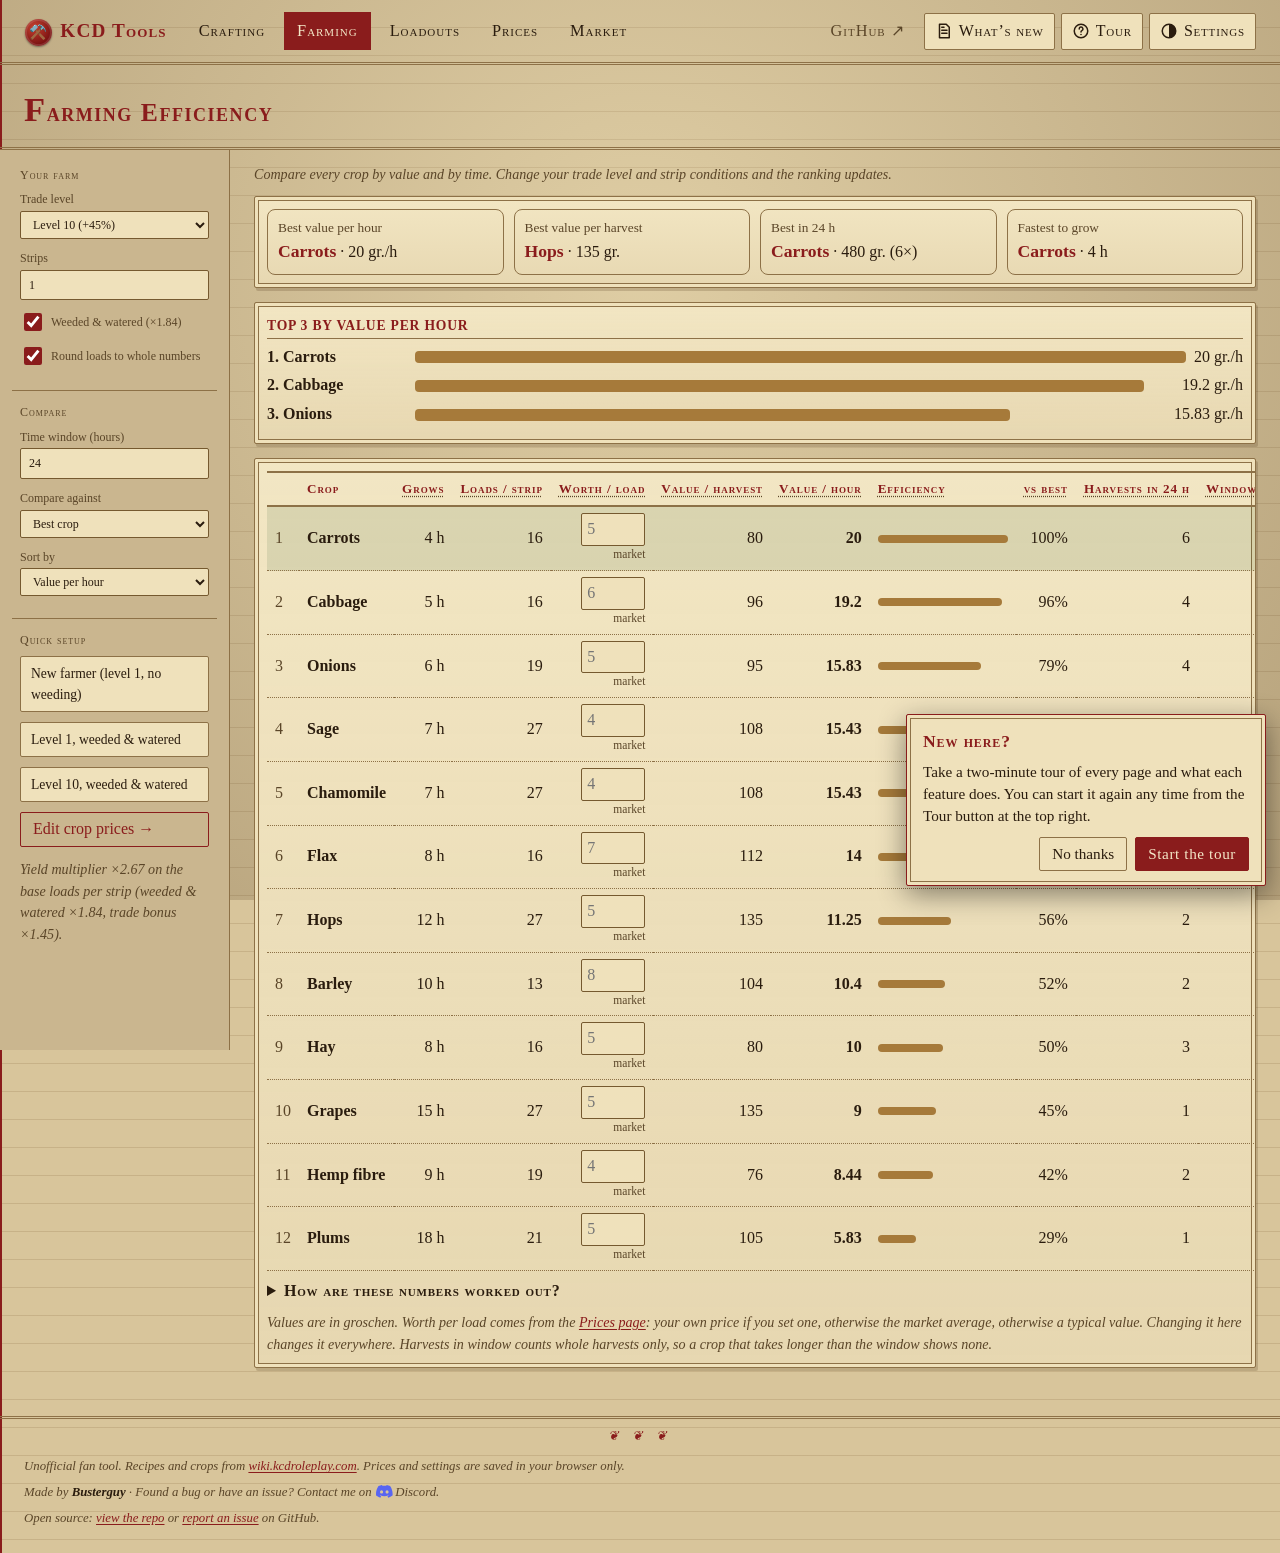
<file: farming.html>
<!DOCTYPE html>
<html lang="en" data-skin="ledger"><head><meta charset="utf-8">
<meta name="viewport" content="width=device-width, initial-scale=1, viewport-fit=cover">
<meta name="color-scheme" content="light dark"><meta name="description" content="Compare KCD Roleplay crops by value per harvest, value per hour and time window.">
<meta property="og:type" content="website"><meta property="og:site_name" content="KCD Tools"><meta property="og:title" content="Farming Efficiency – KCD Tools"><meta property="og:description" content="Compare KCD Roleplay crops by value per harvest, value per hour and time window."><meta property="og:url" content="https://xbusterguy.github.io/KCDCalculator/farming.html"><meta property="og:image" content="https://xbusterguy.github.io/KCDCalculator/assets/social.png"><meta name="twitter:card" content="summary_large_image"><meta name="theme-color" content="#d8c59b">
<link rel="prefetch" href="assets/recipes.js">
<title>Farming Efficiency – KCD Tools</title>
<link rel="icon" href="data:image/svg+xml,%3Csvg xmlns=%27http://www.w3.org/2000/svg%27 viewBox=%270 0 100 100%27%3E%3Ctext y=%27.9em%27 font-size=%2790%27%3E⚒️%3C/text%3E%3C/svg%3E">
<link rel="stylesheet" href="assets/site.css">
<script src="assets/site.js"></script>

<style>input[type=number]{width:80px}
.stats{display:grid;grid-template-columns:repeat(auto-fit,minmax(200px,1fr));gap:10px}
.stat{border:1px solid var(--bd);border-radius:8px;padding:8px 10px}.stat small{display:block;color:var(--mut)}.stat b{font-size:1.1rem;color:var(--ac)}
table{min-width:760px}th,td{white-space:nowrap}
tr.best td{background:color-mix(in srgb,var(--ok) 12%,transparent)}
.meter{height:8px;border-radius:4px;background:var(--bar);min-width:2px}.mt{min-width:130px}
td input[type=number]{width:64px;padding:3px 5px}td .src{display:block;font-size:.72rem;color:var(--mut);text-align:right}td .src.yours{color:var(--ok)}.rk{color:var(--mut);width:1.5em}
th[title]{cursor:help;text-decoration:underline dotted var(--mut);text-underline-offset:3px}
.q button{padding:3px 10px;text-align:left;white-space:normal}
@media (min-width:900px){.q button{padding:6px 10px}}
.t3 h3{margin:0 0 6px}.t3 .row{display:grid;grid-template-columns:minmax(80px,140px) 1fr auto;gap:8px;align-items:center;margin:4px 0}.t3 .meter{height:12px}.t3 b{color:var(--tx)}
@media (max-width:700px){
 table.ft{min-width:0}table.ft thead{display:none}table.ft,table.ft tbody,table.ft tr{display:block}
 table.ft tr{display:grid;grid-template-columns:1fr 1fr;gap:6px 12px;padding:8px 4px;border-bottom:1px solid var(--bd)}
 table.ft td{display:flex;flex-direction:column;align-items:flex-start;white-space:normal;border:0;padding:0;text-align:left}
 table.ft td[data-l]::before{content:attr(data-l);color:var(--mut);font-size:.7rem}
 table.ft td.rk{display:none}table.ft td.nm{grid-column:1/-1;font-size:1.05rem}table.ft td.mt{grid-column:1/-1;min-width:0;width:100%}
 table.ft td.mt .meter{width:auto}
 table.ft tr.best td{background:none}table.ft tr.best{background:color-mix(in srgb,var(--ok) 12%,transparent)}
}</style>

</head><body><a class="skip" href="#main">Skip to content</a><nav class="site"><a class="brand" href="index.html" aria-label="KCD Tools home"><span class="logo">⚒️</span> KCD Tools</a><span class="nl"><a href="crafting.html">Crafting</a><a href="farming.html" aria-current=page>Farming</a><a href="loadouts.html">Loadouts</a><a href="prices.html">Prices</a><a href="market.html">Market</a></span><a class="gh" href="https://github.com/xBusterguy/KCDCalculator" target="_blank" rel="noopener noreferrer" title="View the code or report an issue on GitHub">GitHub ↗</a><button type="button" class="clbtn" aria-haspopup="dialog" aria-expanded="false" title="What's new"><svg viewBox="0 0 24 24" aria-hidden="true" focusable="false"><path d="M6 3h9l4 4v14H6z" fill="none" stroke="currentColor" stroke-width="2" stroke-linejoin="round"/><path d="M9 11h7M9 15h7M9 7h3" fill="none" stroke="currentColor" stroke-width="2" stroke-linecap="round"/></svg><span class="tl">What’s new</span></button><button type="button" class="tourbtn" title="Take a guided tour of the site" aria-label="Take the guided tour"><svg viewBox="0 0 24 24" aria-hidden="true" focusable="false"><circle cx="12" cy="12" r="9" fill="none" stroke="currentColor" stroke-width="2"/><path d="M9.6 9.3a2.5 2.5 0 1 1 3.6 2.2c-.8.4-1.2.9-1.2 1.7" fill="none" stroke="currentColor" stroke-width="2" stroke-linecap="round"/><circle cx="12" cy="16.6" r="1.1" fill="currentColor"/></svg><span class="tl">Tour</span></button><details class="menu" id="menu"><summary aria-label="Settings: light or dark mode, backup" title="Light/dark mode and backup"><svg viewBox="0 0 24 24" aria-hidden="true" focusable="false"><circle cx="12" cy="12" r="9" fill="none" stroke="currentColor" stroke-width="2"/><path d="M12 3a9 9 0 0 1 0 18z" fill="currentColor"/></svg><span class="mlabel">Settings</span></summary><div class="pop"><button id="theme" type="button" aria-label="Switch light or dark mode">Switch to dark</button><hr><button id="bk" type="button">Back up my data</button><button id="rsb" type="button">Restore from backup</button><input id="rs" aria-label="Choose a backup file" type="file" accept=".json,application/json" hidden><p class="s" id="bkmsg">Saves your prices, orders, favourites, loadouts and settings to a file.</p></div></details></nav>
<main id="main" tabindex="-1"><div class="ld" id="ld" role="status"><i aria-hidden="true"></i><span>Loading crops…</span></div>
<div class="tbar"><h1>Farming Efficiency</h1></div>
<div class="layout">
<aside class="card rail" id="setup" aria-label="Farm setup">
<div class="crh">Your farm</div>
<div class="rform">
<label class="f">Trade level<select id="lv"></select></label>
<label class="f">Strips<input id="st" type="number" min="1" step="1"></label>
<label class="f ck"><input id="ww" type="checkbox"> Weeded &amp; watered (×1.84)</label>
<label class="f ck"><input id="rd" type="checkbox"> Round loads to whole numbers</label>
</div>
<div class="crh">Compare</div>
<div class="rform">
<label class="f">Time window (hours)<input id="win" type="number" min="1" step="1"></label>
<label class="f">Compare against<select id="ref"></select></label>
<label class="f">Sort by<select id="sort"><option value="vph">Value per hour</option><option value="vh">Value per harvest</option><option value="wv">Value in window</option><option value="time">Fastest growing</option><option value="name">Name</option></select></label>
</div>
<div class="crh">Quick setup</div>
<div class="rform q"><button type="button" data-q="1">New farmer (level 1, no weeding)</button><button type="button" data-q="2">Level 1, weeded &amp; watered</button><button type="button" data-q="3">Level 10, weeded &amp; watered</button><a class="btn" href="prices.html?group=farm">Edit crop prices →</a></div>
<p class="s" style="margin:4px 8px 0" id="mult"></p>
</aside>
<div class="mc">
<p class="s">Compare every crop by value and by time. Change your trade level and strip conditions and the ranking updates.</p>
<div class="card"><div class="stats" id="stats"></div></div>
<div class="card t3" id="t3"></div>

<div class="card wrap"><table class="ft"><thead><tr><th></th><th>Crop</th><th class="n" title="Hours for the crop to be ready">Grows</th><th class="n" title="Loads you collect from one strip, after the weeding and trade bonuses">Loads / strip</th><th class="n" title="Selling price of one load in groschen. You can edit it.">Worth / load</th><th class="n" title="Loads × worth × number of strips">Value / harvest</th><th class="n" title="Value per harvest divided by the hours it takes to grow">Value / hour</th><th class="mt" title="Value per hour compared with the best crop">Efficiency</th><th class="n" title="Value per hour as a percentage of the crop chosen in Compare against">vs <span id="rn">best</span></th><th class="n" id="wh" title="Whole harvests that fit in the time window">Harvests in window</th><th class="n" title="Value per harvest × whole harvests in the window">Window value</th></tr></thead><tbody id="rows"></tbody></table>
<details style="margin-top:8px"><summary>How are these numbers worked out?</summary><p class="s" style="margin:6px 0 0">Loads per strip = base loads × 1.84 if weeded and watered × (1 + 5% for every trade level above 1). Value per harvest = loads × worth per load × strips. Value per hour = value per harvest ÷ hours to grow. Window value = value per harvest × the number of whole harvests that fit in your time window.</p></details>
<p class="s" style="margin:8px 0 0">Values are in groschen. Worth per load comes from the <a href="prices.html?group=farm">Prices page</a>: your own price if you set one, otherwise the market average, otherwise a typical value. Changing it here changes it everywhere. Harvests in window counts whole harvests only, so a crop that takes longer than the window shows none.</p></div>
</div></div>
</main>
<footer class="site">Unofficial fan tool. Recipes and crops from <a href="https://wiki.kcdroleplay.com/recipes/">wiki.kcdroleplay.com</a>. Prices and settings are saved in your browser only.<div class="sig">Made by <b>Busterguy</b> · Found a bug or have an issue? Contact me on <svg viewBox="0 0 24 24" aria-hidden="true" focusable="false"><path d="M20.317 4.3698a19.7913 19.7913 0 00-4.8851-1.5152.0741.0741 0 00-.0785.0371c-.211.3753-.4447.8648-.6083 1.2495-1.8447-.2762-3.68-.2762-5.4868 0-.1636-.3933-.4058-.8742-.6177-1.2495a.077.077 0 00-.0785-.037 19.7363 19.7363 0 00-4.8852 1.515.0699.0699 0 00-.0321.0277C.5334 9.0458-.319 13.5799.0992 18.0578a.0824.0824 0 00.0312.0561c2.0528 1.5076 4.0413 2.4228 5.9929 3.0294a.0777.0777 0 00.0842-.0276c.4616-.6304.8731-1.2952 1.226-1.9942a.076.076 0 00-.0416-.1057c-.6528-.2476-1.2743-.5495-1.8722-.8923a.077.077 0 01-.0076-.1277c.1258-.0943.2517-.1923.3718-.2914a.0743.0743 0 01.0776-.0105c3.9278 1.7933 8.18 1.7933 12.0614 0a.0739.0739 0 01.0785.0095c.1202.099.246.1981.3728.2924a.077.077 0 01-.0066.1276 12.2986 12.2986 0 01-1.873.8914.0766.0766 0 00-.0407.1067c.3604.698.7719 1.3628 1.225 1.9932a.076.076 0 00.0842.0286c1.961-.6067 3.9495-1.5219 6.0023-3.0294a.077.077 0 00.0313-.0552c.5004-5.177-.8382-9.6739-3.5485-13.6604a.061.061 0 00-.0312-.0286zM8.02 15.3312c-1.1825 0-2.1569-1.0857-2.1569-2.419 0-1.3332.9555-2.4189 2.157-2.4189 1.2108 0 2.1757 1.0952 2.1568 2.419 0 1.3332-.9555 2.4189-2.1569 2.4189zm7.9748 0c-1.1825 0-2.1569-1.0857-2.1569-2.419 0-1.3332.9554-2.4189 2.1569-2.4189 1.2108 0 2.1757 1.0952 2.1568 2.419 0 1.3332-.946 2.4189-2.1568 2.4189Z"/></svg>Discord.</div><div class="sig">Open source: <a href="https://github.com/xBusterguy/KCDCalculator" target="_blank" rel="noopener noreferrer">view the repo</a> or <a href="https://github.com/xBusterguy/KCDCalculator/issues/new/choose" target="_blank" rel="noopener noreferrer">report an issue</a> on GitHub.</div></footer>
<script src="assets/recipes.js"></script><script src="assets/market.js"></script><script src="assets/pricing.js"></script>
<script>
const CROPS=[["Cabbage",5,6,7],["Carrots",4,6,6],["Onions",6,7,7],["Barley",10,5,9],["Hay",8,6,6],["Hops",12,10,3],["Grapes",15,10,3],["Plums",18,8,3],["Sage",7,10,3],["Chamomile",7,10,3],["Hemp fibre",9,7,5],["Flax",8,6,6]];
const $=i=>document.getElementById(i);
let S={lv:10,ww:true,st:1,win:24,rd:true,sort:"vph",ref:"best"};
try{Object.assign(S,JSON.parse(localStorage.getItem("kcd-farm")||"{}"))}catch(e){}
const save=()=>{try{localStorage.setItem("kcd-farm",JSON.stringify(S))}catch(e){}};
// Worth per load is the shared price of the crop (Prices page): your price, else the market average, else a typical value.
const cid=n=>KP.CROP[n],worthOf=(n,w0)=>{const id=cid(n);return id&&KP.ov(id)?Math.max(0,parseFloat(KP.P[id])||0):id&&KP.sug(id)?KP.sug(id):w0};
const srcOf=n=>{const id=cid(n);return id&&KP.ov(id)?"yours":id&&KP.sug(id)?"market":"typical"};
// One-off move: worth values typed on this page before prices were shared become your prices for those crops.
let moved=0;try{const W=JSON.parse(localStorage.getItem("kcd-farm-w")||"null");if(W&&typeof W=="object"){for(const n in W){const id=cid(n),v=parseFloat(W[n]);if(id&&!KP.ov(id)&&v>=0){KP.set(id,v);moved++}}KP.flush();localStorage.removeItem("kcd-farm-w")}}catch(e){}
const f1=n=>(Math.round(n*100)/100).toLocaleString("en-GB",{maximumFractionDigits:2});
$("lv").innerHTML=[...Array(10)].map((_,i)=>`<option value="${i+1}">Level ${i+1} (+${i*5}%)</option>`).join("");
$("ref").innerHTML='<option value="best">Best crop</option>'+CROPS.map(c=>`<option>${c[0]}</option>`).join("");
$("lv").value=S.lv;$("ww").checked=S.ww;$("st").value=S.st;$("win").value=S.win;$("rd").checked=S.rd;$("sort").value=S.sort;$("ref").value=S.ref;
function calc(){
  const mult=(S.ww?1.84:1)*(1+0.05*(S.lv-1)),st=Math.max(1,S.st),win=Math.max(1,S.win);
  return{mult,rows:CROPS.map(([n,h,b,w0])=>{
    const worth=worthOf(n,w0);let loads=b*mult;if(S.rd)loads=Math.round(loads);
    const vh=loads*worth*st,hv=Math.floor(win/h);
    return{n,h,loads,worth,vh,vph:vh/h,hv,wv:hv*vh}})}
}
// Re-drawing the table replaces its boxes, so remember which worth box had the cursor and give it back afterwards.
// Changes are applied a moment later (see later()) so a click or Tab into the next box lands before the table is re-drawn.
let rt;const later=()=>{clearTimeout(rt);rt=setTimeout(render)};
function render(){
  const fa=document.activeElement,fn=fa&&fa.dataset&&fa.closest("#rows")?fa.dataset.n:null;
  const {mult,rows}=calc(),best=rows.reduce((a,b)=>b.vph>a.vph?b:a),
    refR=S.ref=="best"?best:rows.find(r=>r.n==S.ref)||best,
    byVh=rows.reduce((a,b)=>b.vh>a.vh?b:a),byWv=rows.reduce((a,b)=>b.wv>a.wv?b:a),fast=rows.reduce((a,b)=>b.h<a.h?b:a);
  const key={vph:r=>-r.vph,vh:r=>-r.vh,wv:r=>-r.wv,time:r=>r.h,name:r=>r.n};
  const sorted=[...rows].sort((a,b)=>S.sort=="name"?a.n.localeCompare(b.n):key[S.sort](a)-key[S.sort](b));
  $("mult").textContent=`Yield multiplier ×${f1(mult)} on the base loads per strip (${S.ww?"weeded & watered ×1.84, ":""}trade bonus ×${f1(1+0.05*(S.lv-1))}).`;
  $("rn").textContent=S.ref=="best"?"best":refR.n;$("wh").textContent=`Harvests in ${S.win} h`;
  $("stats").innerHTML=[["Best value per hour",best.n,f1(best.vph)+" gr./h"],["Best value per harvest",byVh.n,f1(byVh.vh)+" gr."],[`Best in ${S.win} h`,byWv.n,byWv.wv?f1(byWv.wv)+" gr. ("+byWv.hv+"×)":"none fit"],["Fastest to grow",fast.n,fast.h+" h"]].map(([a,b,c])=>`<div class="stat"><small>${a}</small><b>${b}</b> · ${c}</div>`).join("");
  $("rows").innerHTML=sorted.map((r,i)=>`<tr class="${r.n==best.n?"best":""}"><td class="rk">${i+1}</td><td class="nm"><b>${r.n}</b></td><td class="n" data-l="Grows">${r.h} h</td><td class="n" data-l="Loads / strip">${f1(r.loads)}</td><td class="n" data-l="Worth / load"><input type="number" min="0" step="0.5" data-n="${r.n}" value="${srcOf(r.n)=="yours"?r.worth:""}" placeholder="${f1(r.worth)}" aria-label="Worth per load of ${r.n}"><small class="src ${srcOf(r.n)}">${srcOf(r.n)}</small></td><td class="n" data-l="Value / harvest">${f1(r.vh)}</td><td class="n" data-l="Value / hour"><b>${f1(r.vph)}</b></td><td class="mt"><div class="meter" style="width:${Math.max(1,r.vph/best.vph*100)}%"></div></td><td class="n" data-l="vs ${S.ref=="best"?"best":refR.n}">${Math.round(r.vph/refR.vph*100)}%</td><td class="n" data-l="Harvests in ${S.win} h">${r.hv||"–"}</td><td class="n" data-l="Window value">${r.wv?f1(r.wv):"–"}</td></tr>`).join("");
  {const M={vph:["value per hour",r=>r.vph,r=>f1(r.vph)+" gr./h"],vh:["value per harvest",r=>r.vh,r=>f1(r.vh)+" gr."],wv:["value in "+S.win+" h",r=>r.wv,r=>r.wv?f1(r.wv)+" gr.":"none fit"],time:["fastest growing",r=>1/r.h,r=>r.h+" h"]},m=M[S.sort]||M.vph,top=[...rows].sort((a,b)=>m[1](b)-m[1](a)).slice(0,3),mx=m[1](top[0])||1;
   if(fn){const e=[...$("rows").querySelectorAll("input")].find(x=>x.dataset.n==fn);if(e){e.focus();e.select()}}
   $("t3").innerHTML=`<h3>Top 3 by ${m[0]}</h3>`+top.map((r,i)=>`<div class="row"><span><b>${i+1}. ${r.n}</b></span><div class="meter" style="width:${Math.max(2,m[1](r)/mx*100)}%" role="img" aria-label="${r.n}: ${m[2](r)}"></div><span>${m[2](r)}</span></div>`).join("")}
}
const bind=(id,k,f=v=>v)=>$(id).onchange=e=>{S[k]=f(e.target.type=="checkbox"?e.target.checked:e.target.value);save();later()};
bind("lv","lv",Number);bind("ww","ww");bind("st","st",v=>Math.max(1,Math.floor(+v)||1));bind("win","win",v=>Math.max(1,Math.floor(+v)||24));bind("rd","rd");bind("sort","sort");bind("ref","ref");
$("rows").onchange=e=>{const i=e.target.closest("input");if(!i)return;const id=cid(i.dataset.n);if(!id)return;KP.set(id,i.value);KP.flush();later()};
document.querySelector(".q").onclick=e=>{const b=e.target.closest("button[data-q]");if(!b)return;const q=+b.dataset.q;S.lv=q==3?10:1;S.ww=q!=1;$("lv").value=S.lv;$("ww").checked=S.ww;save();render()};
render();
if(moved)kcdToast("Your worth per load values are now prices on the Prices page, shared with Crafting.");
addEventListener("storage",e=>{if(e.key=="kcd-p"||e.key=="kcd-s"){KP.read();render()}});addEventListener("pageshow",e=>{if(e.persisted){KP.read();render()}});
</script><script src="assets/tour.js" defer></script><script src="assets/changelog.js" defer></script></body></html>
</file>
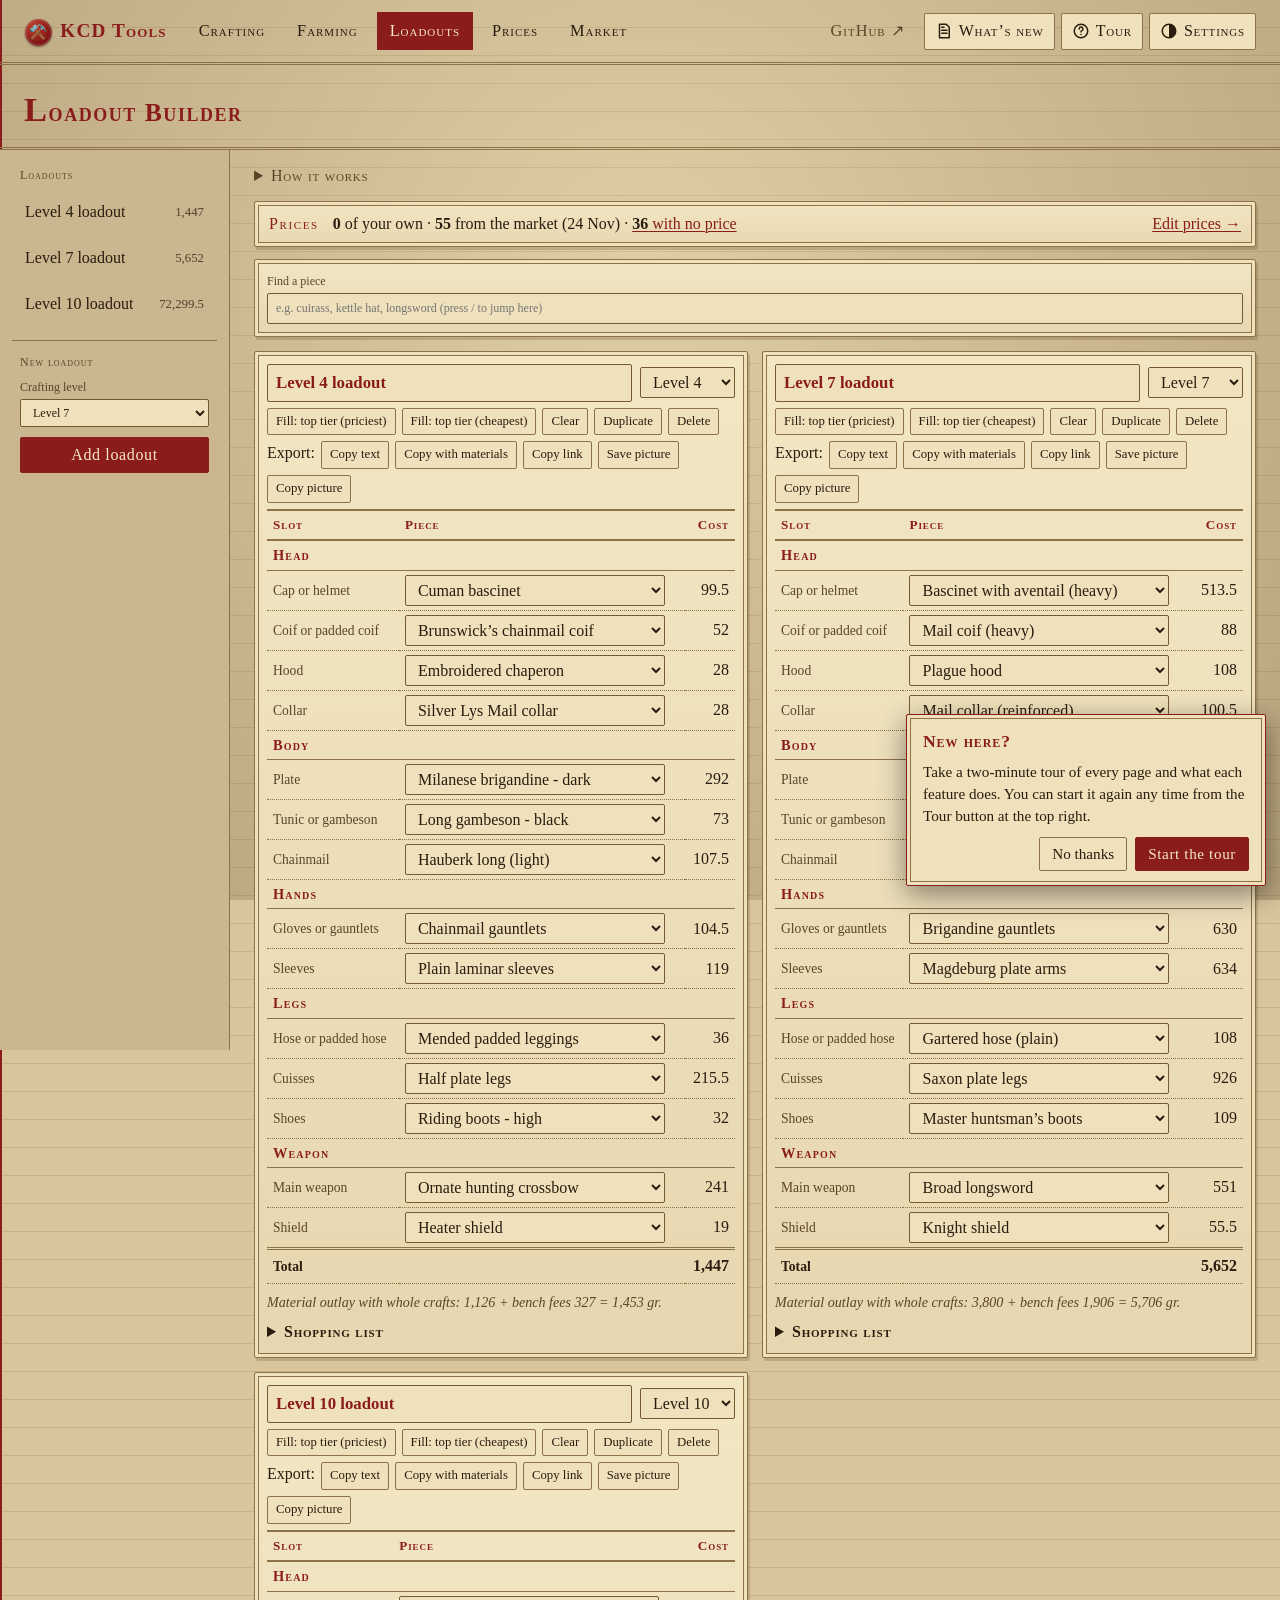
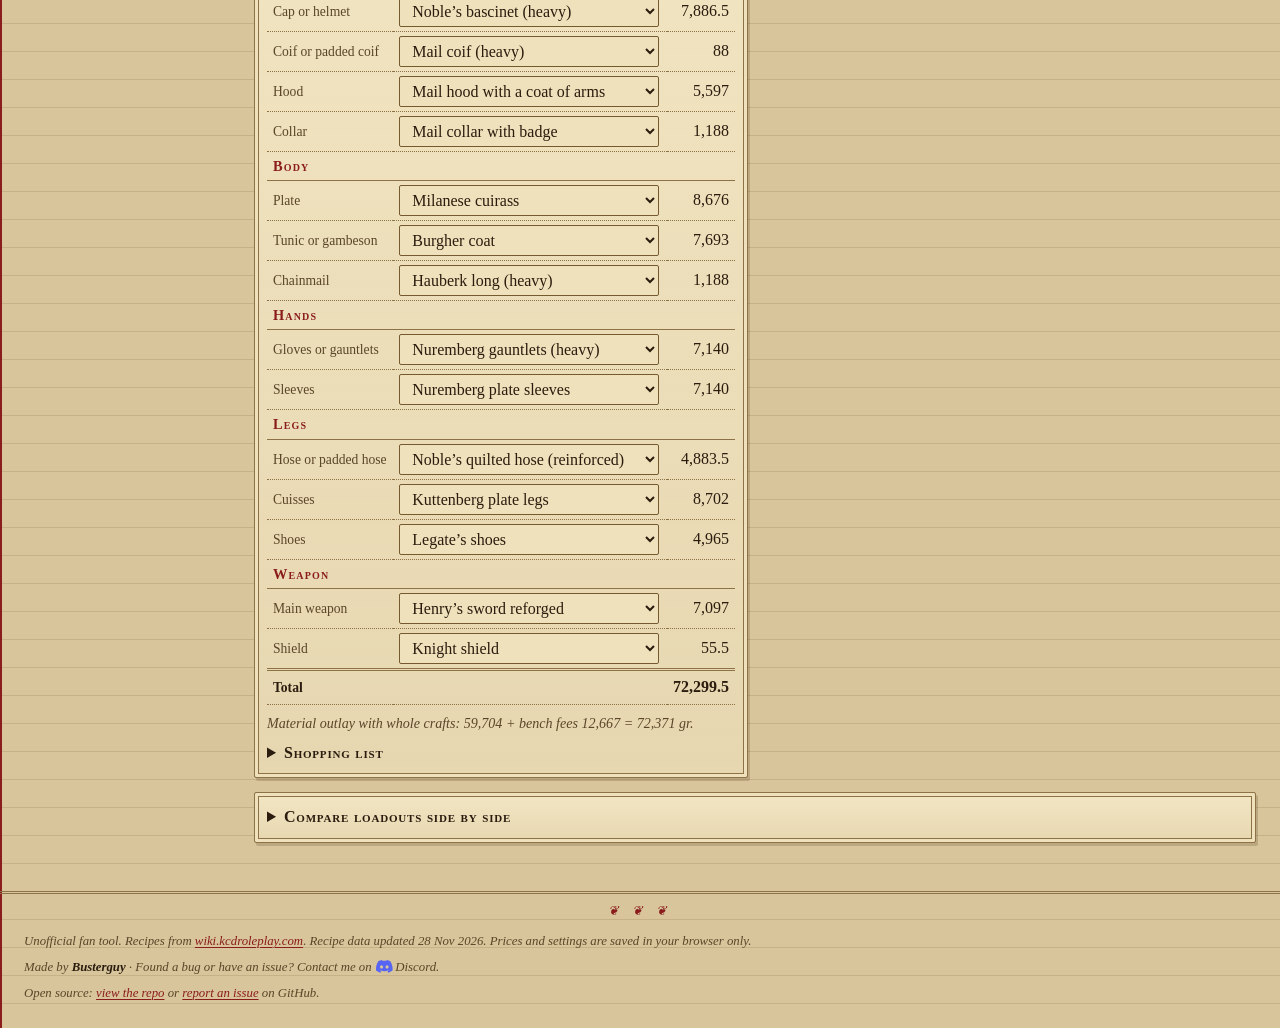
<file: loadouts.html>
<!DOCTYPE html>
<html lang="en" data-skin="ledger"><head><meta charset="utf-8">
<meta name="viewport" content="width=device-width, initial-scale=1, viewport-fit=cover">
<meta name="color-scheme" content="light dark"><meta name="description" content="Build armour and weapon loadouts for KCD Roleplay, see what they cost to craft, and share them as text or a picture.">
<meta property="og:type" content="website"><meta property="og:site_name" content="KCD Tools"><meta property="og:title" content="Loadout Builder – KCD Tools"><meta property="og:description" content="Build armour and weapon loadouts for KCD Roleplay, see what they cost to craft, and share them as text or a picture."><meta property="og:url" content="https://xbusterguy.github.io/KCDCalculator/loadouts.html"><meta property="og:image" content="https://xbusterguy.github.io/KCDCalculator/assets/social.png"><meta name="twitter:card" content="summary_large_image"><meta name="theme-color" content="#d8c59b">
<link rel="preload" href="assets/recipes.js" as="script">
<link rel="preload" href="assets/market.js" as="script">
<title>Loadout Builder – KCD Tools</title>
<link rel="icon" href="data:image/svg+xml,%3Csvg xmlns=%27http://www.w3.org/2000/svg%27 viewBox=%270 0 100 100%27%3E%3Ctext y=%27.9em%27 font-size=%2790%27%3E⚒️%3C/text%3E%3C/svg%3E">
<link rel="stylesheet" href="assets/site.css">
<script src="assets/site.js"></script>

<style>
.how{margin:0 0 12px}.how>summary{font-weight:normal;color:var(--mut)}.los .card{scroll-margin-top:12px}
.los{display:grid;grid-template-columns:repeat(auto-fill,minmax(min(100%,440px),1fr));gap:14px;align-items:start}
.los .card{margin:0}
.nm{font-weight:bold;font-size:1.05rem;color:var(--ac);min-width:0;flex:1}
.sel{width:100%;max-width:260px;text-overflow:ellipsis}
table{min-width:0}th,td{padding:4px 6px}td:first-child{white-space:nowrap;color:var(--mut);font-size:.85rem}
tr.grp td{background:var(--bg);color:var(--ac);font-weight:bold;font-size:.75rem;letter-spacing:.05em;text-transform:uppercase;padding:3px 6px}
tr.tot td{font-weight:bold;border-top:2px solid var(--bd);color:var(--tx)}
.btns{display:flex;flex-wrap:wrap;gap:6px;margin:6px 0}.btns button{font-size:.8rem;padding:3px 8px}
.top{display:flex;gap:8px;align-items:center}
.fr{display:flex;flex-wrap:wrap;justify-content:space-between;gap:6px 10px;align-items:center;padding:6px 0;border-bottom:1px dotted var(--bd)}.fr small{color:var(--mut)}
.fr select{max-width:200px}.cmpt{min-width:420px}.cmpt td,.cmpt th{white-space:normal;vertical-align:top}.cmpt td small{display:block;color:var(--mut)}.cmpt tr.tot td,.cmpt tr.tot th{font-weight:bold}</style>

</head><body><a class="skip" href="#main">Skip to content</a>
<nav class="site"><a class="brand" href="index.html" aria-label="KCD Tools home"><span class="logo">⚒️</span> KCD Tools</a><span class="nl"><a href="crafting.html">Crafting</a><a href="farming.html">Farming</a><a href="loadouts.html" aria-current=page>Loadouts</a><a href="prices.html">Prices</a><a href="market.html">Market</a></span><a class="gh" href="https://github.com/xBusterguy/KCDCalculator" target="_blank" rel="noopener noreferrer" title="View the code or report an issue on GitHub">GitHub ↗</a><button type="button" class="clbtn" aria-haspopup="dialog" aria-expanded="false" title="What's new"><svg viewBox="0 0 24 24" aria-hidden="true" focusable="false"><path d="M6 3h9l4 4v14H6z" fill="none" stroke="currentColor" stroke-width="2" stroke-linejoin="round"/><path d="M9 11h7M9 15h7M9 7h3" fill="none" stroke="currentColor" stroke-width="2" stroke-linecap="round"/></svg><span class="tl">What’s new</span></button><button type="button" class="tourbtn" title="Take a guided tour of the site" aria-label="Take the guided tour"><svg viewBox="0 0 24 24" aria-hidden="true" focusable="false"><circle cx="12" cy="12" r="9" fill="none" stroke="currentColor" stroke-width="2"/><path d="M9.6 9.3a2.5 2.5 0 1 1 3.6 2.2c-.8.4-1.2.9-1.2 1.7" fill="none" stroke="currentColor" stroke-width="2" stroke-linecap="round"/><circle cx="12" cy="16.6" r="1.1" fill="currentColor"/></svg><span class="tl">Tour</span></button><details class="menu" id="menu"><summary aria-label="Settings: light or dark mode, backup" title="Light/dark mode and backup"><svg viewBox="0 0 24 24" aria-hidden="true" focusable="false"><circle cx="12" cy="12" r="9" fill="none" stroke="currentColor" stroke-width="2"/><path d="M12 3a9 9 0 0 1 0 18z" fill="currentColor"/></svg><span class="mlabel">Settings</span></summary><div class="pop"><button id="theme" type="button" aria-label="Switch light or dark mode">Switch to dark</button><hr><button id="bk" type="button">Back up my data</button><button id="rsb" type="button">Restore from backup</button><input id="rs" aria-label="Choose a backup file" type="file" accept=".json,application/json" hidden><p class="s" id="bkmsg">Saves your prices, orders, favourites, loadouts and settings to a file.</p></div></details></nav>
<main id="main" tabindex="-1"><div class="ld" id="ld" role="status"><i aria-hidden="true"></i><span>Loading recipes…</span></div>
<div class="tbar"><h1>Loadout Builder</h1></div>
<div class="layout">
<nav class="card rail" id="lorail" aria-label="Loadouts">
<div class="crh">Loadouts</div>
<div class="rlist" id="lol"></div>
<div class="crh">New loadout</div>
<div class="rform"><label class="f">Crafting level<select id="nl"></select></label>
<button id="add" class="pri" type="button">Add loadout</button></div>
</nav>
<div class="mc">
<details class="how"><summary>How it works</summary><p class="s" style="margin:6px 0 0">Pick a full set of armour and a weapon for each loadout, set a crafting level, and see what it costs to craft. Copy it as text or save it as a picture to share. The fill buttons prefer armour pieces and use clothing only where a slot has no armour. Material prices are shared with the crafting calculator. Use “Copy link” to share a loadout; the link carries the pieces but not your prices.</p></details>
<p class="card pline" id="pline"></p>
<div class="card"><label class="f">Find a piece<input id="fq" type="search" placeholder="e.g. cuirass, kettle hat, longsword (press / to jump here)" autocomplete="off"></label><div id="fr" aria-live="polite"></div></div>
<div class="los" id="los"></div>
<details class="card" id="cmpd" style="margin-top:14px"><summary>Compare loadouts side by side</summary><div class="wrap" id="cmp" style="margin-top:8px"></div></details>
</div></div>
</main>
<footer class="site">Unofficial fan tool. Recipes from <a href="https://wiki.kcdroleplay.com/recipes/">wiki.kcdroleplay.com</a>. Recipe data updated <span id="ru"></span>. Prices and settings are saved in your browser only.<div class="sig">Made by <b>Busterguy</b> · Found a bug or have an issue? Contact me on <svg viewBox="0 0 24 24" aria-hidden="true" focusable="false"><path d="M20.317 4.3698a19.7913 19.7913 0 00-4.8851-1.5152.0741.0741 0 00-.0785.0371c-.211.3753-.4447.8648-.6083 1.2495-1.8447-.2762-3.68-.2762-5.4868 0-.1636-.3933-.4058-.8742-.6177-1.2495a.077.077 0 00-.0785-.037 19.7363 19.7363 0 00-4.8852 1.515.0699.0699 0 00-.0321.0277C.5334 9.0458-.319 13.5799.0992 18.0578a.0824.0824 0 00.0312.0561c2.0528 1.5076 4.0413 2.4228 5.9929 3.0294a.0777.0777 0 00.0842-.0276c.4616-.6304.8731-1.2952 1.226-1.9942a.076.076 0 00-.0416-.1057c-.6528-.2476-1.2743-.5495-1.8722-.8923a.077.077 0 01-.0076-.1277c.1258-.0943.2517-.1923.3718-.2914a.0743.0743 0 01.0776-.0105c3.9278 1.7933 8.18 1.7933 12.0614 0a.0739.0739 0 01.0785.0095c.1202.099.246.1981.3728.2924a.077.077 0 01-.0066.1276 12.2986 12.2986 0 01-1.873.8914.0766.0766 0 00-.0407.1067c.3604.698.7719 1.3628 1.225 1.9932a.076.076 0 00.0842.0286c1.961-.6067 3.9495-1.5219 6.0023-3.0294a.077.077 0 00.0313-.0552c.5004-5.177-.8382-9.6739-3.5485-13.6604a.061.061 0 00-.0312-.0286zM8.02 15.3312c-1.1825 0-2.1569-1.0857-2.1569-2.419 0-1.3332.9555-2.4189 2.157-2.4189 1.2108 0 2.1757 1.0952 2.1568 2.419 0 1.3332-.9555 2.4189-2.1569 2.4189zm7.9748 0c-1.1825 0-2.1569-1.0857-2.1569-2.419 0-1.3332.9554-2.4189 2.1569-2.4189 1.2108 0 2.1757 1.0952 2.1568 2.419 0 1.3332-.946 2.4189-2.1568 2.4189Z"/></svg>Discord.</div><div class="sig">Open source: <a href="https://github.com/xBusterguy/KCDCalculator" target="_blank" rel="noopener noreferrer">view the repo</a> or <a href="https://github.com/xBusterguy/KCDCalculator/issues/new/choose" target="_blank" rel="noopener noreferrer">report an issue</a> on GitHub.</div></footer>
<script src="assets/recipes.js"></script>
<script src="assets/market.js"></script>
<script src="assets/pricing.js"></script>
<script>
if(typeof DATA==="undefined"){document.body.insertAdjacentHTML("afterbegin",'<p style="margin:16px;padding:12px;border:1px solid #b03a2e;border-radius:8px">Recipe data (assets/recipes.js) failed to load. Upload the whole website folder, including the assets folder, next to this page.</p>');throw new Error("recipes.js missing")}
{const e=document.getElementById("ru");if(e)e.textContent=RECIPES_UPDATED}
const RX=/\{(\w+)\}(\d+)|([A-Za-z])(\d+)/g;
const SLOTS=[["head_cap","Head – Cap or helmet"],["head_coif","Head – Coif or padded coif"],["head_hood","Head – Hood"],["head_collar","Head – Collar"],["body_plate","Body – Plate"],["body_tunic","Body – Tunic or gambeson"],["body_mail","Body – Chainmail"],["hands_gloves","Hands – Gloves or gauntlets"],["hands_sleeves","Hands – Sleeves"],["legs_hose","Legs – Hose or padded hose"],["legs_cuisses","Legs – Cuisses"],["legs_shoes","Legs – Shoes"],["weapon","Weapon – Main weapon"],["shield","Weapon – Shield"]];
const RULES={head_cap:[["A",/bascinet|kettle hat|skullcap|scullcap|helmet/],["T",/\bcap\b|hat\b|bonnet|headband|headscarf|veil|wreath/]],
head_coif:[["A",/coif/],["T",/coif/]],head_hood:[["A",/mail hood/],["T",/hood|chaperon/]],head_collar:[["A",/collar/],["T",/collar|\bscarf\b/]],
body_plate:[["A",/cuirass|brigandine|rusted plate/,/sleeves|gauntlets|legs|chausses/],["T",/kastenbrust/]],
body_tunic:[["T",/tunic|gambeson|aketon|pourpoint|waffenrock|coat\b|caftan|robe|cotehardie|surcoat|dress|shirt|habit|apron/]],
body_mail:[["A",/hauberk|chainmail/,/gauntlets|coif/]],
hands_gloves:[["A",/gauntlets/],["T",/gloves|mitts|hand wrap/]],hands_sleeves:[["A",/sleeves|plate arms|couters/],["T",/sleeves/]],
legs_hose:[["T",/hose|chausses|trousers|leggings/]],legs_cuisses:[["A",/legs|chausses|leg armour/],["T",/poleyn/]],legs_shoes:[["T",/boots|shoes/]],
weapon:[["S",/./,/horseshoe|shield|pavese|pitchfork|torch/],["B",/bow|crossbow|pistole|hook gun|handgonne|push/,/arrow|bolt|shot|ball/]],shield:[["S",/shield|pavese/]]};
const $=i=>document.getElementById(i),esc=s=>String(s).replace(/[&<>"]/g,c=>({"&":"&amp;","<":"&lt;",">":"&gt;",'"':"&quot;"}[c]));
const f1=n=>(Math.round(n*10)/10).toLocaleString("en-GB");
const byKey={},bySlot=Object.fromEntries(SLOTS.map(s=>[s[0],[]]));
DATA.split("\n").forEach(l=>{const [c,lv,ns,y,i,f]=l.split("|"),r={};i.replace(RX,(m,w,a,k,b)=>r[w||k]=+(a||b));
  for(const n of ns.split(";")){const nm=n.toLowerCase();for(const sl in RULES)for(const [cc,re,ex] of RULES[sl])if(cc==c&&re.test(nm)&&!(ex&&ex.test(nm))&&!(c=="B"&&+y>1)){const it={key:CR[c]+"|"+n+"|"+lv,c:CR[c],l:+lv,n,y:+y,f:+f,r,sl};byKey[it.key]=it;bySlot[sl].push(it)}}});
for(const sl in bySlot)bySlot[sl].sort((a,b)=>a.l-b.l||a.n.localeCompare(b.n));
let P={},S={mk:25,sg:true},LO=[],C={},LR={};
try{P=JSON.parse(localStorage.getItem("kcd-p")||"{}");LO=JSON.parse(localStorage.getItem("kcd-lo")||"[]");const st=JSON.parse(localStorage.getItem("kcd-s")||"{}");if(st.sg!=null)S.sg=!!st.sg}catch(e){}
if(!Array.isArray(LO))LO=[];if(!P||typeof P!="object"||Array.isArray(P))P={};
LO=LO.filter(lo=>lo&&typeof lo=="object");
// stored or restored data is untrusted: keep ids and levels plain so they are safe to put in the page
LO.forEach((lo,i)=>{lo.id=String(lo.id==null?"l"+i:lo.id).replace(/[^\w-]/g,"");lo.lv=Math.min(10,Math.max(1,parseInt(lo.lv,10)||1));lo.name=String(lo.name==null?"":lo.name)});
LO.forEach(lo=>{const o=lo.sel||{};lo.sel={};for(const k in o){const it=byKey[o[k]];if(it)lo.sel[it.sl]=o[k]}});
let sv;const save=()=>{clearTimeout(sv);sv=setTimeout(()=>{try{localStorage.setItem("kcd-lo",JSON.stringify(LO))}catch(e){}},250)};
const name=id=>RAW[id]||(INT[id]&&INT[id][0])||id,ov=id=>P[id]!==undefined&&P[id]!=="";
const sum=r=>{let a=0;for(const k in r)a+=r[k]*unit(k);return a};
const derived=id=>{const [,y,r,f]=INT[id];return(sum(r)+f)/y};
const sgp=id=>S.sg&&MARKET.p[id]||0;
const unit=id=>id in C?C[id]:(C[id]=ov(id)?Math.max(0,+P[id]||0):INT[id]?derived(id):sgp(id));
const pc=it=>(sum(it.r)+it.f)/it.y;
function missing(r,s=new Set()){for(const k in r){if(ov(k))continue;if(INT[k])missing(INT[k][2],s);else if(!(+P[k]>0)&&!sgp(k))s.add(name(k))}return s}
const SEQ=(()=>{const q=[],seen=new Set(),v=id=>{if(seen.has(id)||!INT[id])return;seen.add(id);for(const k in INT[id][2])v(k);q.push(id)};Object.keys(INT).forEach(v);return q.reverse()})();
function plan(sel){const dem={},cr={};let fee=0;const add=(id,q)=>dem[id]=(dem[id]||0)+q;
  for(const it of sel){fee+=it.f;for(const k in it.r)add(k,it.r[k])}
  for(const id of SEQ){if(!dem[id]||ov(id))continue;const [,y,r,f]=INT[id],n=Math.ceil(dem[id]/y-1e-9);fee+=n*f;cr[id]=n;for(const k in r)add(k,n*r[k]);delete dem[id]}
  let mat=0;const buy=Object.keys(dem).sort((a,b)=>name(a).localeCompare(name(b))).map(id=>{const q=dem[id],u=unit(id),c=q*u;mat+=c;return{id,q,u,c}});
  return{buy,cr,fee,mat}}
function calc(lo){let cost=0,n=0;const sel=[],ms=new Set();
  for(const [sl] of SLOTS){const it=byKey[lo.sel[sl]];if(!it)continue;const c=pc(it);cost+=c;n++;sel.push(it);missing(it.r,ms)}
  return{cost,n,ms,pl:plan(sel)}}
function fill(lo,mode){for(const [sl] of SLOTS){let c=bySlot[sl].filter(i=>i.l<=lo.lv);const ar=c.filter(i=>i.c=="Armouring");if(ar.length)c=ar;if(!c.length){lo.sel[sl]="";continue}
  const top=Math.max(...c.map(i=>i.l)),t=c.filter(i=>i.l==top).sort((a,b)=>(mode=="cheap"?1:-1)*(pc(a)-pc(b))||a.n.localeCompare(b.n));lo.sel[sl]=t[0].key}}
const mkLo=(lv,mode="rich")=>{const lo={id:"l"+Date.now().toString(36)+Math.random().toString(36).slice(2,5),name:"Level "+lv+" loadout",lv,sel:{}};fill(lo,mode);return lo};
if(!LO.length)LO=[4,7,10].map(l=>mkLo(l));
const OPT={},opts=(sl,lv)=>OPT[sl+lv]||(OPT[sl+lv]=(()=>{let h='<option value="">— none —</option>',g=-1;for(const it of bySlot[sl]){if(it.l>lv)break;if(it.l!=g){if(g>=0)h+="</optgroup>";h+=`<optgroup label="Level ${it.l}">`;g=it.l}h+=`<option value="${esc(it.key)}">${esc(it.n)}</option>`}return h+(g>=0?"</optgroup>":"")})());
const lvOpts=[...Array(10)].map((_,i)=>`<option value="${i+1}">Level ${i+1}</option>`).join("");

function render(){
  $("los").innerHTML=LO.map(lo=>`<div class="card" id="lo-${lo.id}" data-id="${lo.id}" tabindex="-1"><div class="top"><input class="nm" value="${esc(lo.name)}" aria-label="Loadout name"><select class="lv" aria-label="Crafting level">${lvOpts.replace(`value="${lo.lv}"`,`value="${lo.lv}" selected`)}</select></div>
<div class="btns"><button type="button" data-a="rich">Fill: top tier (priciest)</button><button type="button" data-a="cheap">Fill: top tier (cheapest)</button><button type="button" data-a="clear">Clear</button><button type="button" data-a="dup">Duplicate</button><button type="button" data-a="del">Delete</button></div>
<div class="btns"><span class="s" style="margin:0">Export:</span><button type="button" data-a="txt">Copy text</button><button type="button" data-a="txtm">Copy with materials</button><button type="button" data-a="link">Copy link</button><button type="button" data-a="png">Save picture</button><button type="button" data-a="cpng">Copy picture</button></div><textarea class="exp" rows="7" hidden readonly style="width:100%;margin:4px 0" aria-label="Exported text"></textarea>
<table><thead><tr><th>Slot</th><th>Piece</th><th class="n">Cost</th></tr></thead><tbody>${SLOTS.map(([sl,lb],i)=>{const [g,nm]=lb.split(" – "),gh=i==0||SLOTS[i-1][1].split(" – ")[0]!=g?`<tr class="grp"><td colspan="3">${g}</td></tr>`:"";return gh+`<tr data-sl="${sl}"><td>${nm}</td><td><select class="sel" aria-label="Piece for ${esc(lb)}">${opts(sl,lo.lv).replace(`value="${esc(lo.sel[sl]||"~")}"`,`value="${esc(lo.sel[sl])}" selected`)}</select></td><td class="n cc"></td></tr>`}).join("")}
<tr class="tot"><td colspan="2">Total <span class="w mw"></span></td><td class="n tc"></td></tr></tbody></table>
<p class="s to" style="margin:8px 0 0"></p><details style="margin-top:6px"><summary>Shopping list</summary><div class="sh"></div></details></div>`).join("");
  LR={};document.querySelectorAll("#los .card").forEach(el=>{LR[el.dataset.id]={el,rows:[...el.querySelectorAll("tr[data-sl]")].map(tr=>({sl:tr.dataset.sl,cc:tr.querySelector(".cc")})),tc:el.querySelector(".tc"),mw:el.querySelector(".mw"),to:el.querySelector(".to"),sh:el.querySelector(".sh")}});
  mats();patch();found()}
// Prices are set on the Prices page; this line says where the numbers come from.
function mats(){const t=KP.stats();$("pline").innerHTML=`<span class="plh">Prices</span><span><b>${t.yours}</b> of your own · <b>${t.market}</b> from the market (${esc(KP.marketDate())})${KP.sg?"":" — switched off"} · ${t.missing?`<a href="prices.html?show=missing" class="mi"><b>${t.missing}</b> with no price</a>`:"<b>0</b> with no price"}</span><a class="go" href="prices.html">Edit prices →</a>`}
const ph=()=>{};
const set=(el,v)=>{if(el.textContent!==v)el.textContent=v};
function patch(){
  for(const lo of LO){const L=LR[lo.id];if(!L)continue;const c=calc(lo);
    for(const r of L.rows){const it=byKey[lo.sel[r.sl]];set(r.cc,it?f1(pc(it)):"–")}
    set(L.tc,f1(c.cost));set(L.mw,c.ms.size?"⚠":"");L.mw.title=c.ms.size?"Unpriced: "+[...c.ms].join(", "):"";
    set(L.to,c.n?`Material outlay with whole crafts: ${f1(c.pl.mat)} + bench fees ${f1(c.pl.fee)} = ${f1(c.pl.mat+c.pl.fee)} gr.`:"Choose pieces to see the cost.");
    L.sh.innerHTML=c.n?`<div class="wrap"><table><thead><tr><th>Material</th><th class="n">Qty</th><th class="n">Price</th><th class="n">Cost</th></tr></thead><tbody>${c.pl.buy.map(b=>`<tr><td style="color:var(--tx)">${esc(name(b.id))}${b.u>0?"":' <span class="w">no price</span>'}</td><td class="n">${b.q}</td><td class="n">${f1(b.u)}</td><td class="n">${f1(b.c)}</td></tr>`).join("")}</tbody></table></div>${Object.keys(c.pl.cr).length?`<p class="s" style="margin:6px 0 0">Parts crafted along the way: ${Object.entries(c.pl.cr).map(([id,n])=>esc(INT[id][0])+" ×"+n*INT[id][1]).join(", ")}</p>`:""}`:""}
  $("lol").innerHTML=LO.length?LO.map(lo=>`<button type="button" class="ri" data-go="${lo.id}"><span>${esc(lo.name||"Unnamed loadout")}</span><small>${f1(calc(lo).cost)}</small></button>`).join(""):'<p class="s" style="margin:0 8px">No loadouts yet.</p>';
  cmp()}
$("lol").onclick=e=>{const b=e.target.closest("[data-go]"),c=b&&$("lo-"+b.dataset.go);if(c){c.scrollIntoView({behavior:matchMedia("(prefers-reduced-motion:reduce)").matches?"auto":"smooth",block:"start"});c.focus({preventScroll:true})}};
function cmp(){if(!$("cmpd").open)return;const cs=LO.map(lo=>({lo,c:calc(lo)})),min=Math.min(...cs.map(x=>x.c.cost));
  $("cmp").innerHTML=`<table class="cmpt"><thead><tr><th>Slot</th>${cs.map(x=>`<th>${esc(x.lo.name)}<small style="display:block;font-weight:normal">Level ${x.lo.lv}</small></th>`).join("")}</tr></thead><tbody>`+
  SLOTS.map(([sl,lb])=>`<tr><td style="color:var(--mut)">${esc(lb)}</td>${cs.map(x=>{const it=byKey[x.lo.sel[sl]];return it?`<td>${esc(it.n)}<small>${f1(pc(it))} gr.</small></td>`:"<td>–</td>"}).join("")}</tr>`).join("")+
  `<tr class="tot"><td>Total cost to make</td>${cs.map(x=>`<td class="${x.c.cost==min&&cs.length>1?"p":""}">${f1(x.c.cost)} gr.<small>${cs.length>1?(x.c.cost==min?"cheapest":"+"+f1(x.c.cost-min)+" more"):""}</small></td>`).join("")}</tr></tbody></table>`}
$("cmpd").ontoggle=cmp;
let ft;const NSL=Object.fromEntries(SLOTS.map(s=>[s[0],s[1]]));
function found(){const q=$("fq").value.trim().toLowerCase(),B=$("fr");if(q.length<2){B.innerHTML="";return}
  const seen=new Set(),L=[];for(const sl in bySlot)for(const it of bySlot[sl])if(it.n.toLowerCase().includes(q)&&!seen.has(it.key)){seen.add(it.key);L.push(it)}
  L.sort((a,b)=>a.l-b.l||a.n.localeCompare(b.n));const lo=LO.map(l=>`<option value="${l.id}">${esc(l.name)}</option>`).join("");
  B.innerHTML=L.length?L.slice(0,12).map(it=>`<div class="fr"><span><b>${esc(it.n)}</b> <small>${esc(NSL[it.sl])} · level ${it.l} · ${f1(pc(it))} gr.</small></span><span><select aria-label="Loadout to use it in">${lo}</select> <button type="button" data-u="${esc(it.key)}" data-s="${it.sl}">Use</button></span></div>`).join("")+(L.length>12?`<p class="s" style="margin:6px 0 0">${L.length-12} more. Type more letters to narrow it down.</p>`:""):'<p class="s" style="margin:6px 0 0">No pieces match.</p>'}
$("fq").oninput=()=>{clearTimeout(ft);ft=setTimeout(found,200)};
$("fr").onclick=e=>{const b=e.target.closest("button[data-u]");if(!b)return;const lo=LO.find(x=>x.id==b.parentNode.querySelector("select").value),it=byKey[b.dataset.u];if(!lo||!it)return;
  const before=snap();let m="";if(it.l>lo.lv){lo.lv=it.l;m=" (level raised to "+it.l+")"}lo.sel[it.sl]=it.key;save();render();toast("Set “"+it.n+"” in “"+lo.name+"”"+m+".",()=>restore(before))};
let ut;function toast(msg,undo){clearTimeout(ut);let t=$("toast");if(t)t.remove();t=document.createElement("div");t.id="toast";t.className="toast";t.setAttribute("role","status");const s=document.createElement("span");s.textContent=msg;t.appendChild(s);
  if(undo){const b=document.createElement("button");b.type="button";b.textContent="Undo";b.onclick=()=>{undo();t.remove()};t.appendChild(b)}document.body.appendChild(t);ut=setTimeout(()=>t.remove(),9000)}
const snap=()=>JSON.stringify(LO),restore=s=>{LO=JSON.parse(s);save();render()};
const b64=s=>btoa(unescape(encodeURIComponent(s))).replace(/\+/g,"-").replace(/\//g,"_").replace(/=+$/,""),unb64=s=>decodeURIComponent(escape(atob(s.replace(/-/g,"+").replace(/_/g,"/"))));
const linkOf=lo=>{const o={n:lo.name,l:lo.lv,s:{}};for(const sl in lo.sel)if(byKey[lo.sel[sl]])o.s[sl]=lo.sel[sl];return location.href.split("#")[0]+"#lo="+b64(JSON.stringify(o))};
let IMP="";(function(){const m=location.hash.match(/^#lo=([\w-]+)/);if(!m)return;try{const o=JSON.parse(unb64(m[1])),lo={id:"l"+Date.now().toString(36)+Math.random().toString(36).slice(2,5),name:String(o.n||"Shared loadout").slice(0,60),lv:Math.min(10,Math.max(1,+o.l||1)),sel:{}};
  for(const sl in o.s||{}){const it=byKey[o.s[sl]];if(it&&it.sl==sl)lo.sel[sl]=it.key}IMP=snap();if(LO.length>=6)LO[5]=lo;else LO.push(lo);history.replaceState(null,"",location.pathname+location.search)}catch(e){}})();
let t;const upd=()=>{clearTimeout(t);t=setTimeout(()=>{C={};ph();patch()},150)};
$("los").onchange=e=>{const el=e.target,card=el.closest(".card"),lo=LO.find(x=>x.id==card.dataset.id);if(!lo)return;
  if(el.classList.contains("sel")){lo.sel[el.closest("tr").dataset.sl]=el.value;save();mats();patch()}
  else if(el.classList.contains("lv")){const before=snap();let n=0;lo.lv=+el.value;for(const s in lo.sel){const it=byKey[lo.sel[s]];if(it&&it.l>lo.lv){lo.sel[s]="";n++}}save();render();if(n)toast(n+" piece"+(n>1?"s":"")+" above level "+lo.lv+" removed from “"+lo.name+"”.",()=>restore(before))}};
$("los").oninput=e=>{const el=e.target;if(!el.classList.contains("nm"))return;const lo=LO.find(x=>x.id==el.closest(".card").dataset.id);if(lo){lo.name=el.value;save();patch()}};
$("los").onclick=e=>{const b=e.target.closest("button[data-a]");if(!b)return;const i=LO.findIndex(x=>x.id==b.closest(".card").dataset.id),lo=LO[i],a=b.dataset.a;
  if(["txt","txtm","png","cpng","link"].includes(a)){exp(lo,a,b);return}
  const before=snap();let m="";
  if(a=="clear"){lo.sel={};m="Cleared “"+lo.name+"”."}else if(a=="dup"){if(LO.length>=6){toast("You can compare up to 6 loadouts. Delete one first.");return}LO.splice(i+1,0,{...lo,id:mkLo(1).id,name:lo.name+" copy",sel:{...lo.sel}})}
  else if(a=="del"){LO.splice(i,1);m="Deleted “"+lo.name+"”."}else{fill(lo,a);m="Filled “"+lo.name+"”."}
  save();render();if(m)toast(m,()=>restore(before))};
$("add").onclick=()=>{if(LO.length>=6){toast("You can compare up to 6 loadouts. Delete one first.");return}LO.push(mkLo(+$("nl").value));save();render()};
const sel_=lo=>SLOTS.map(([sl,lb])=>[lb,byKey[lo.sel[sl]]]).filter(x=>x[1]);
function txt(lo,m){const c=calc(lo),L=[lo.name+" (crafting level "+lo.lv+")"];
  sel_(lo).forEach(([lb,it])=>L.push(lb+": "+it.n+" – "+f1(pc(it))+" gr."));
  L.push("Total cost to make: "+f1(c.cost)+" gr.");
  if(m){L.push("","Materials:");c.pl.buy.forEach(b=>L.push(b.q+" × "+name(b.id)));if(c.pl.fee)L.push("Bench fees: "+f1(c.pl.fee)+" gr.")}
  if(c.ms.size)L.push("(Some material prices are missing, so the cost may be low.)");
  return L.join("\n")}
const say=(b,msg)=>{const o=b.textContent;b.textContent=msg;setTimeout(()=>b.textContent=o,1500)};
function copyText(text,b){const show=()=>{const ta=b.closest(".card").querySelector(".exp");ta.hidden=false;ta.value=text;ta.focus();ta.select();say(b,"Select and copy below")};
  try{navigator.clipboard.writeText(text).then(()=>say(b,"Copied!"),show)}catch(e){show()}}
function draw(lo){
  const c=calc(lo),cs=getComputedStyle(document.documentElement),v=n=>cs.getPropertyValue(n).trim()||"#000",rows=sel_(lo),mats=c.pl.buy,W=760,P=26,RH=30,mr=Math.ceil(mats.length/2);
  const H=P+70+rows.length*RH+50+(mats.length?46+mr*24+(c.pl.fee?24:0):0)+(c.ms.size?24:0)+36,cv=document.createElement("canvas");cv.width=W*2;cv.height=H*2;
  const x=cv.getContext("2d");x.scale(2,2);x.fillStyle=v("--card");x.fillRect(0,0,W,H);x.strokeStyle=v("--ac");x.lineWidth=3;x.strokeRect(1.5,1.5,W-3,H-3);
  const F=(sz,w="")=>x.font=`${w} ${sz}px Georgia,"Times New Roman",serif`,fit=(t,mw)=>{while(t.length>3&&x.measureText(t).width>mw)t=t.slice(0,-2);return t},line=(y,w)=>{x.strokeStyle=v("--bd");x.lineWidth=w;x.beginPath();x.moveTo(P,y);x.lineTo(W-P,y);x.stroke()};
  let y=P+26;x.textAlign="left";F(28,"bold");x.fillStyle=v("--ac");x.fillText(fit(lo.name,W-2*P),P,y);
  y+=26;F(14);x.fillStyle=v("--mut");x.fillText("Crafting level "+lo.lv+" · cost to make",P,y);y+=10;
  rows.forEach(([lb,it],i)=>{const ty=y+i*RH;line(ty,1);F(13);x.textAlign="left";x.fillStyle=v("--mut");x.fillText(fit(lb,215),P,ty+20);F(15);x.fillStyle=v("--tx");x.fillText(fit(it.n,W-2*P-290),P+225,ty+20);x.textAlign="right";x.fillText(f1(pc(it))+" gr.",W-P,ty+20)});
  y+=rows.length*RH;line(y,2);F(17,"bold");x.textAlign="left";x.fillStyle=v("--tx");x.fillText("Total cost to make",P,y+28);x.textAlign="right";x.fillStyle=v("--ac");x.fillText(f1(c.cost)+" gr.",W-P,y+28);y+=44;
  if(mats.length){x.textAlign="left";F(14,"bold");x.fillStyle=v("--mut");x.fillText("MATERIALS NEEDED",P,y+14);y+=26;F(14);x.fillStyle=v("--tx");
    mats.forEach((b,i)=>x.fillText(fit(b.q+" × "+name(b.id),W/2-P-10),i<mr?P:W/2+10,y+(i%mr)*24+14));y+=mr*24;if(c.pl.fee){x.fillStyle=v("--mut");x.fillText("Bench fees: "+f1(c.pl.fee)+" gr.",P,y+16);y+=24}}
  x.textAlign="left";F(12);x.fillStyle=v("--mut");if(c.ms.size){x.fillText("Some material prices are missing, so the cost may be low.",P,y+12);y+=22}
  x.fillText("KCD Tools",P,H-14);return cv}
function dl(bl,fn,b){const a=document.createElement("a");a.href=URL.createObjectURL(bl);a.download=fn;document.body.appendChild(a);a.click();a.remove();setTimeout(()=>URL.revokeObjectURL(a.href),1000);say(b,"Saved!")}
function exp(lo,a,b){
  if(!sel_(lo).length)return say(b,"Pick pieces first");
  if(a=="link")return copyText(linkOf(lo),b);
  if(a=="txt"||a=="txtm")return copyText(txt(lo,a=="txtm"),b);
  const fn=(lo.name.replace(/[^\w]+/g,"-").replace(/^-|-$/g,"")||"loadout")+".png";
  draw(lo).toBlob(bl=>{if(a=="cpng"&&navigator.clipboard&&window.ClipboardItem)navigator.clipboard.write([new ClipboardItem({"image/png":bl})]).then(()=>say(b,"Copied!"),()=>dl(bl,fn,b));else dl(bl,fn,b)})}
$("nl").innerHTML=lvOpts;$("nl").value=7;
if(IMP){save()}
const reprice=()=>{try{P=JSON.parse(localStorage.getItem("kcd-p"))||{};const o=JSON.parse(localStorage.getItem("kcd-s"))||{};if(o.sg!=null)S.sg=!!o.sg}catch(e){}if(!P||typeof P!="object"||Array.isArray(P))P={};KP.read();C={};mats();patch()};
addEventListener("storage",e=>{if(e.key=="kcd-p"||e.key=="kcd-s")reprice()});addEventListener("pageshow",e=>{if(e.persisted)reprice()});
render();if(IMP){const n=LO.find(x=>x.id)&&LO[LO.length-1].name;toast("Added the shared loadout “"+n+"”.",()=>{restore(IMP)})}
</script><script src="assets/tour.js" defer></script><script src="assets/changelog.js" defer></script></body></html>
</file>
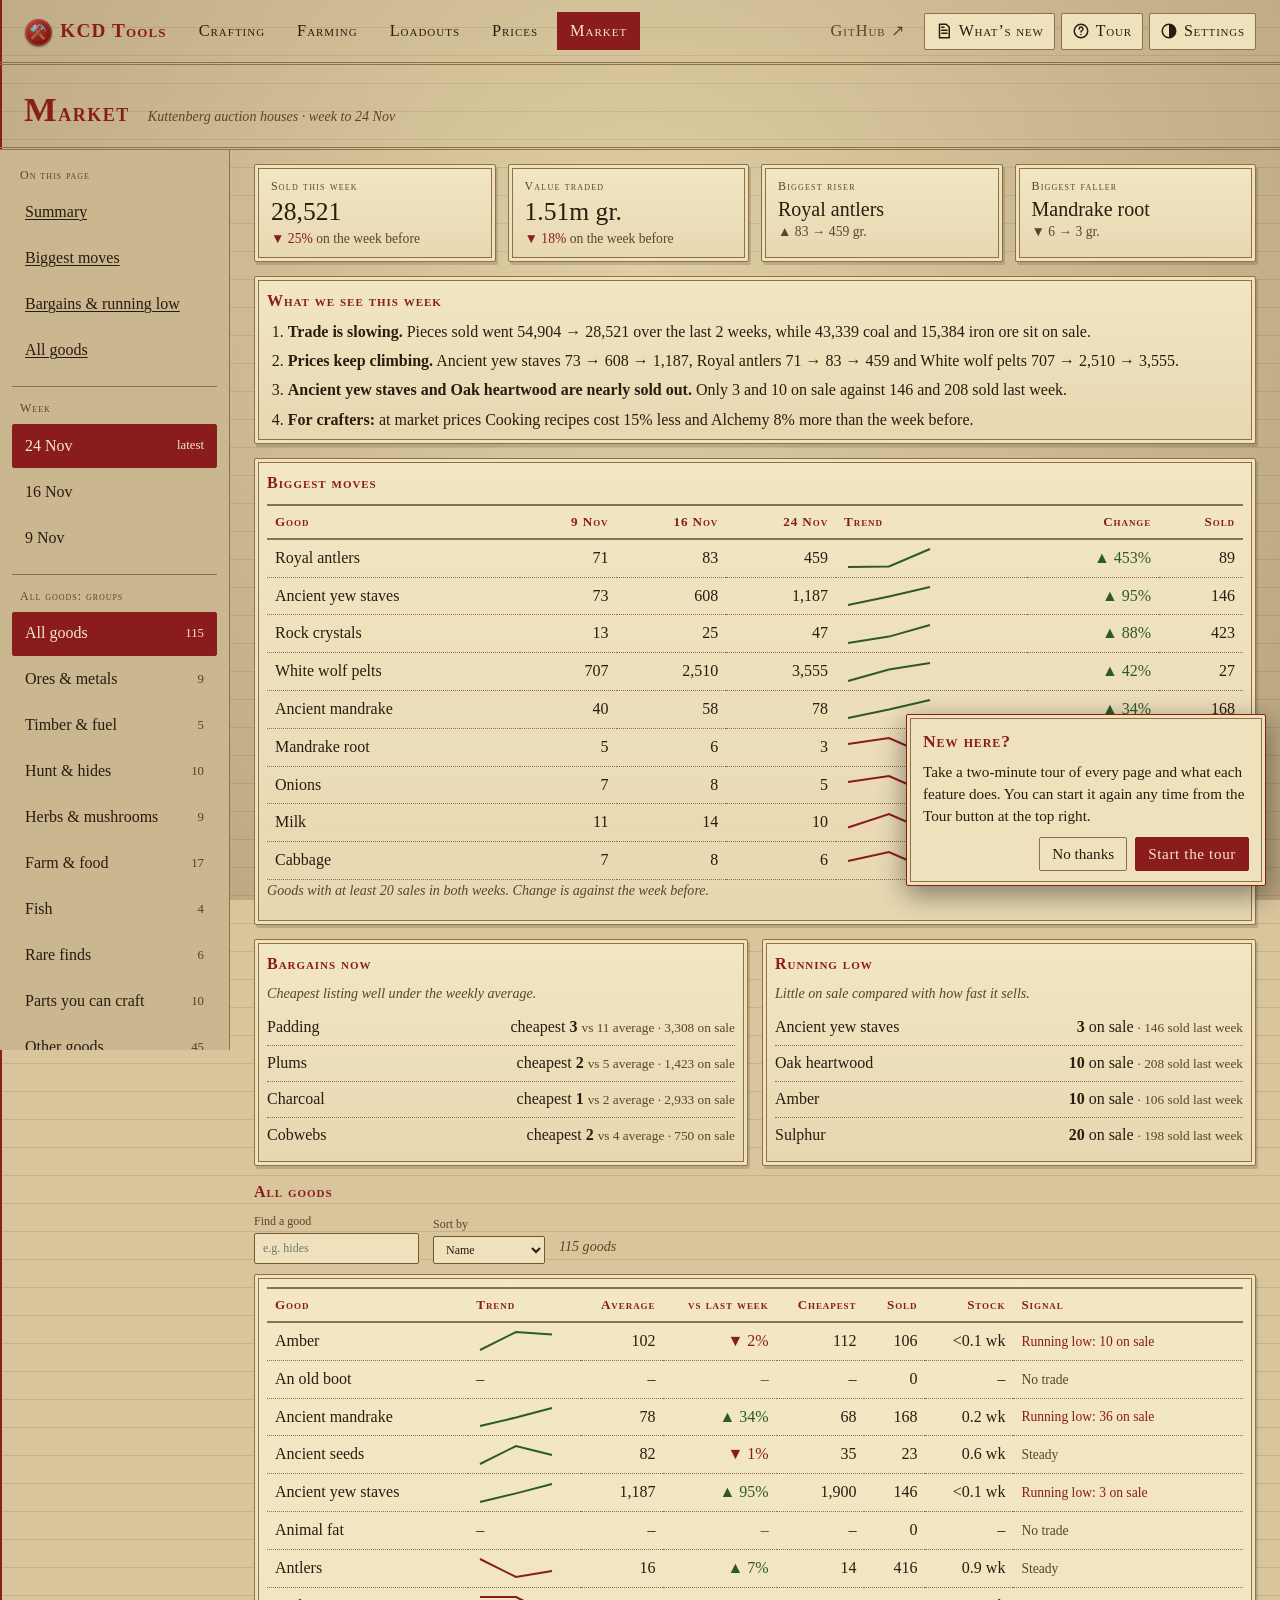
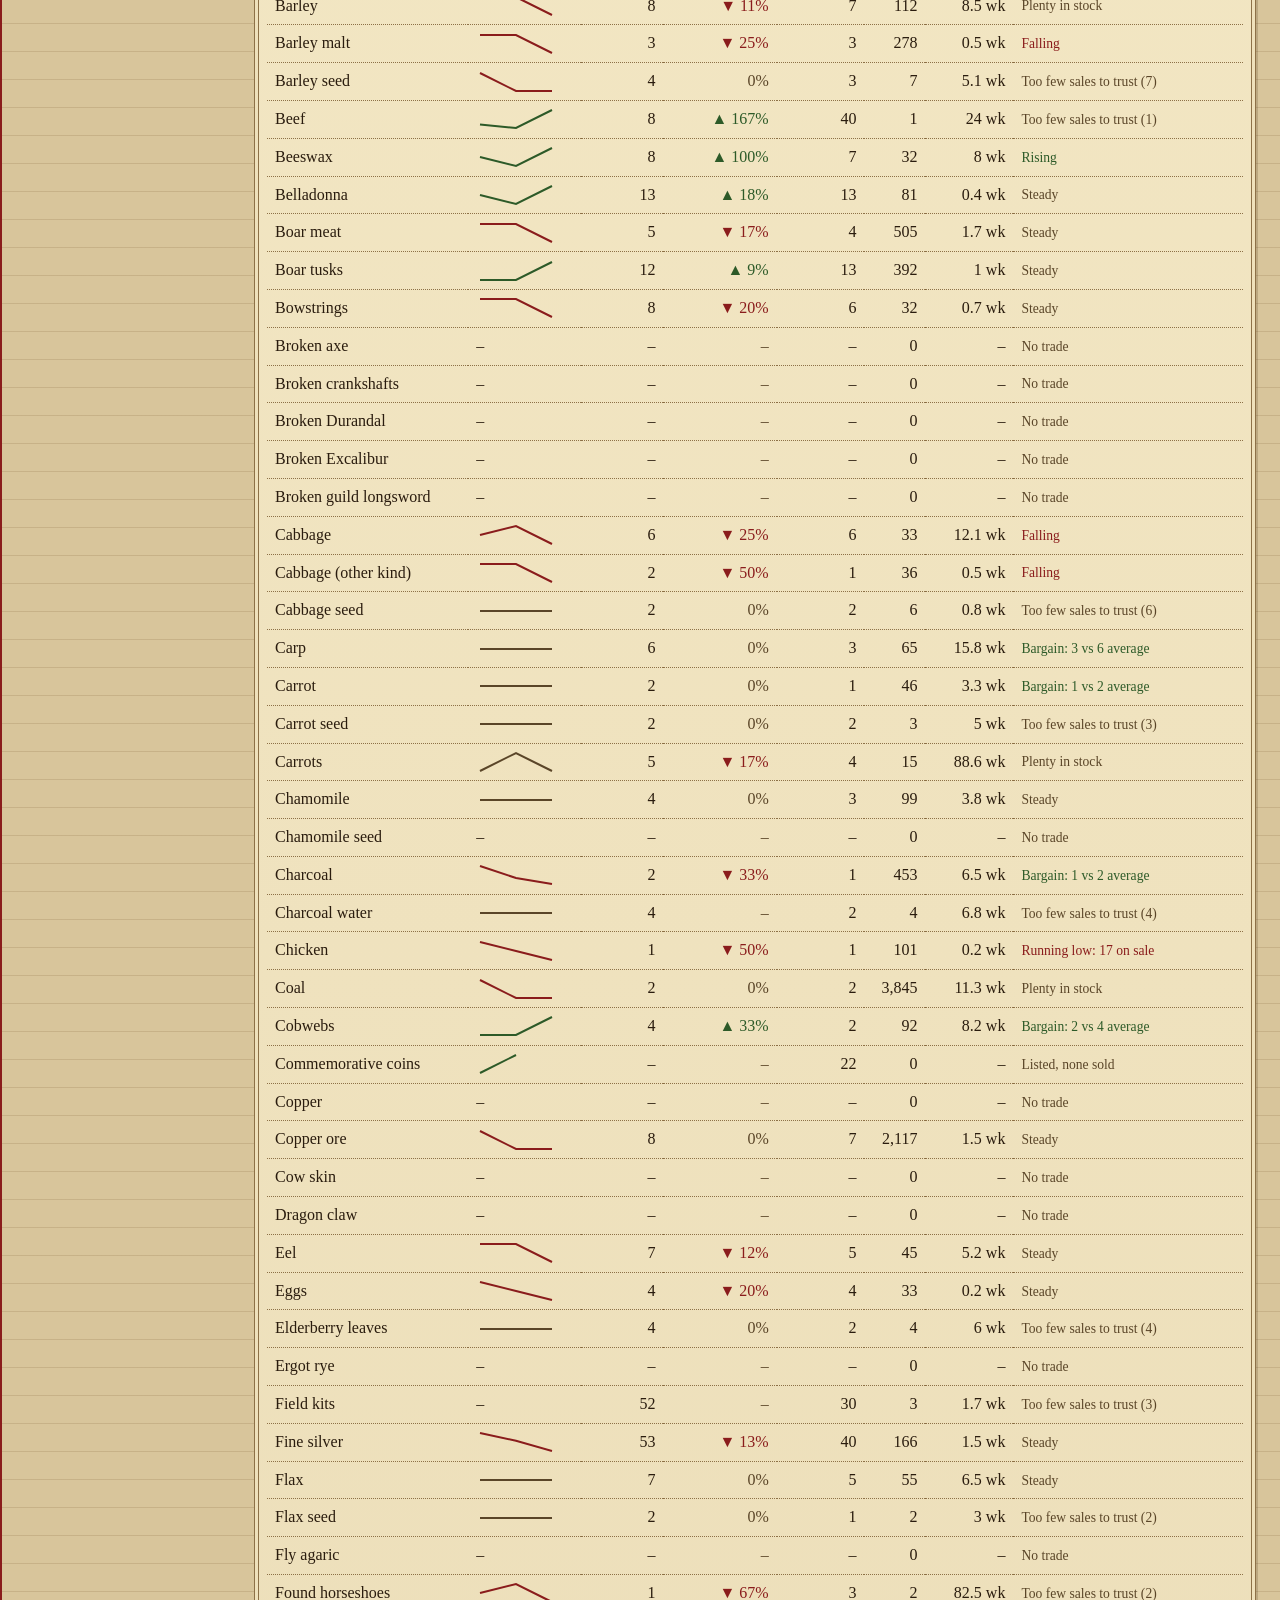
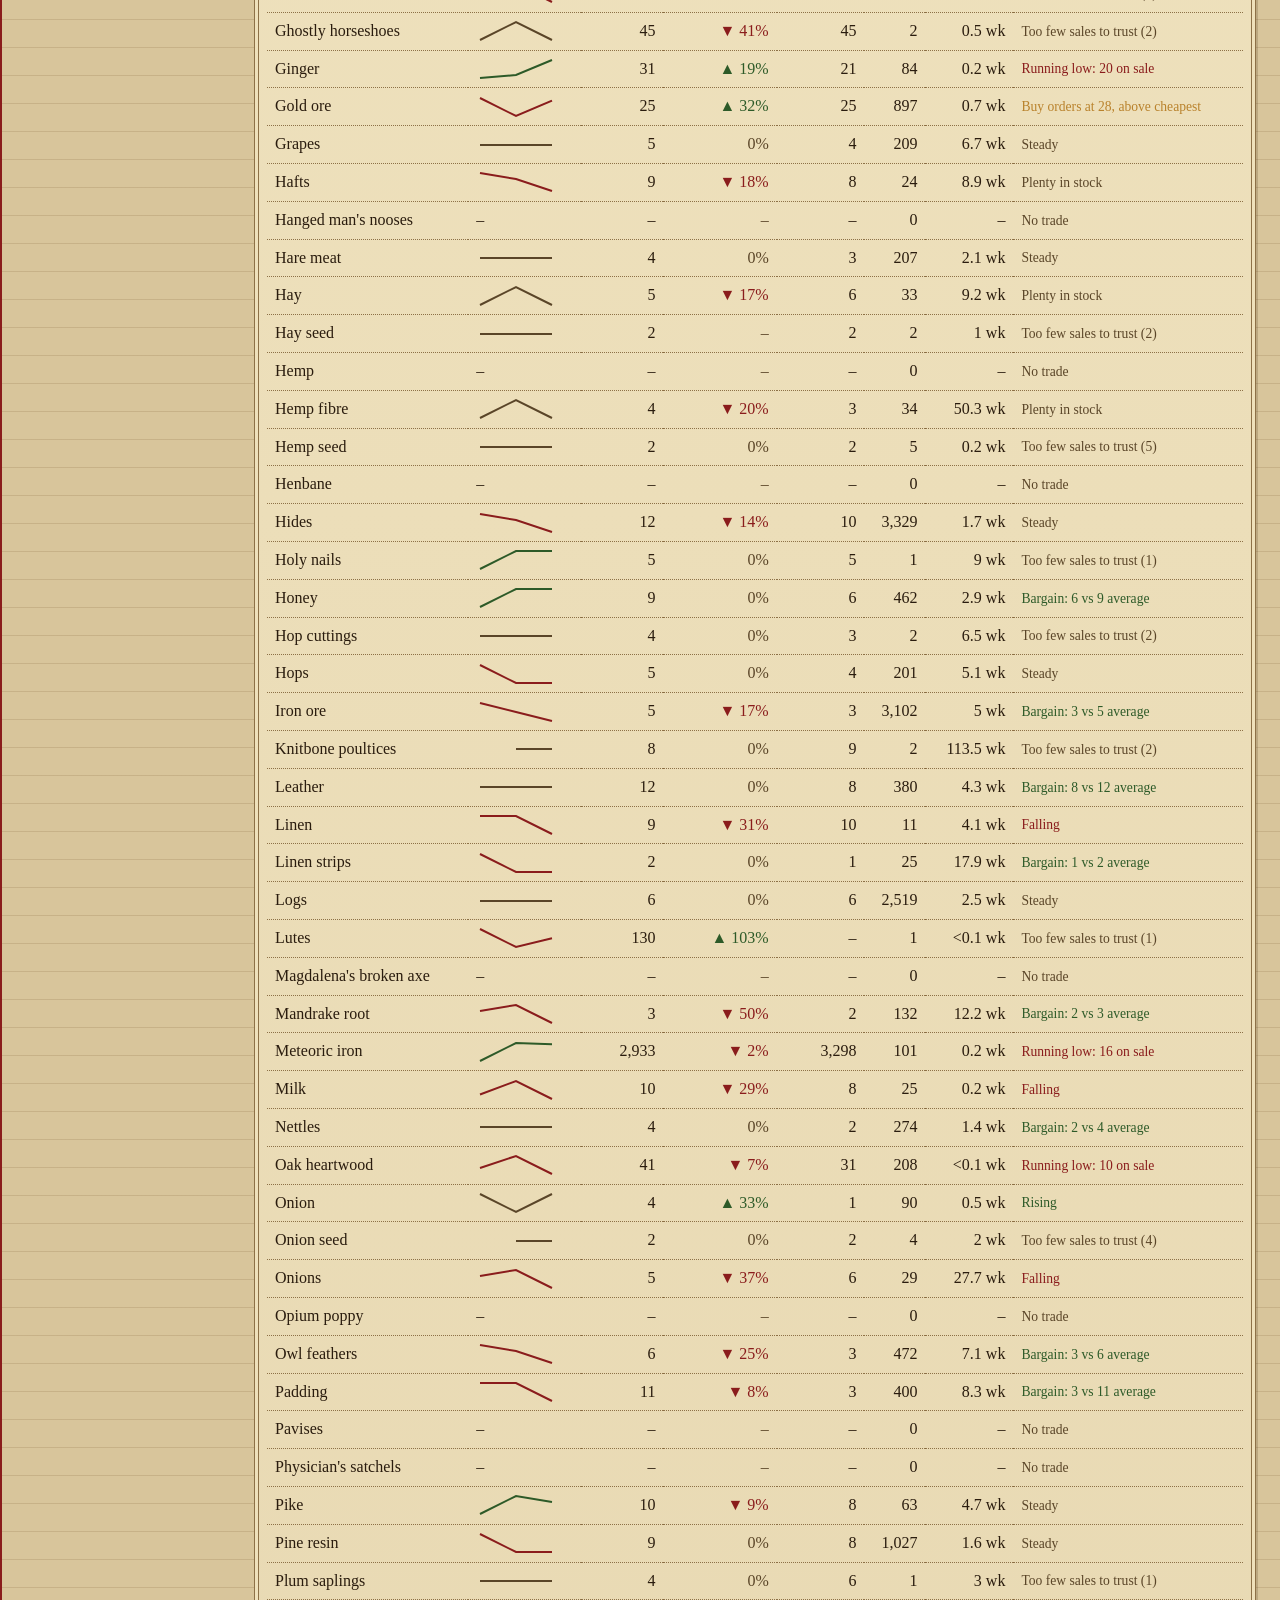
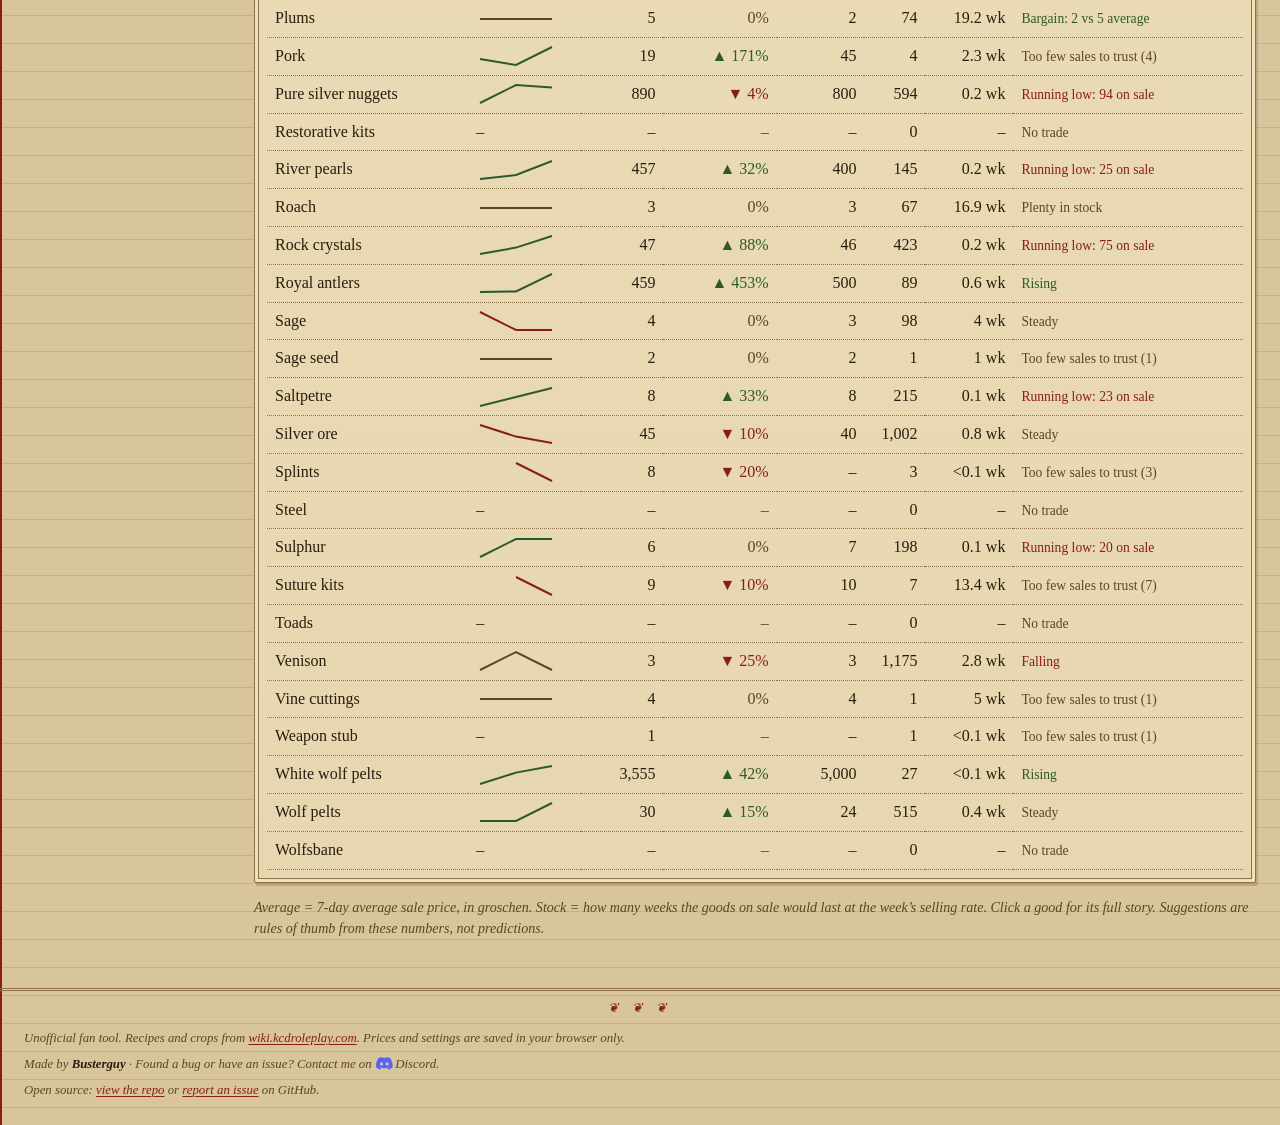
<file: market.html>
<!DOCTYPE html>
<html lang="en" data-skin="ledger"><head><meta charset="utf-8">
<meta name="viewport" content="width=device-width, initial-scale=1, viewport-fit=cover">
<meta name="color-scheme" content="light dark"><meta name="description" content="Weekly KCD Roleplay auction house report: price trends, bargains, goods running low, and a searchable list of every good.">
<meta property="og:type" content="website"><meta property="og:site_name" content="KCD Tools"><meta property="og:title" content="Market – KCD Tools"><meta property="og:description" content="Weekly KCD Roleplay auction house report: price trends, bargains, goods running low, and a searchable list of every good."><meta property="og:url" content="https://xbusterguy.github.io/KCDCalculator/market.html"><meta property="og:image" content="https://xbusterguy.github.io/KCDCalculator/assets/social.png"><meta name="twitter:card" content="summary_large_image"><meta name="theme-color" content="#d8c59b">
<link rel="preload" href="assets/recipes.js" as="script">
<title>Market – KCD Tools</title>
<link rel="icon" href="data:image/svg+xml,%3Csvg xmlns=%27http://www.w3.org/2000/svg%27 viewBox=%270 0 100 100%27%3E%3Ctext y=%27.9em%27 font-size=%2790%27%3E⚒️%3C/text%3E%3C/svg%3E">
<link rel="stylesheet" href="assets/site.css">
<script src="assets/site.js"></script>

<style>
.mh{display:flex;align-items:baseline;gap:6px 18px;flex-wrap:wrap}.mh .s{margin:0}
.kpis{display:grid;grid-template-columns:repeat(auto-fit,minmax(min(100%,210px),1fr));gap:12px;margin:0 0 14px}
.kpi{margin:0;padding:12px 16px}.kpi .kl{font-size:.75rem;letter-spacing:.1em;font-variant:small-caps;color:var(--mut)}.kpi .kv{font-size:1.6rem;line-height:1.2;margin-top:2px}.kpi .kv.sm{font-size:1.25rem}.kpi .kd{font-size:.85rem;color:var(--mut)}
.up{color:var(--ok)}.dn{color:var(--bad)}.flat{color:var(--mut)}.warn{color:#b9822c}html[data-theme=dark] .warn{color:#d9a44f}
@media (prefers-color-scheme:dark){html:not([data-theme=light]) .warn{color:#d9a44f}}
.msec{margin:0 0 14px;scroll-margin-top:12px}.msec>h2{margin:0 0 8px}
.obs{margin:0;padding-left:1.3em;display:flex;flex-direction:column;gap:6px;line-height:1.45}
.two{display:grid;grid-template-columns:repeat(auto-fit,minmax(min(100%,320px),1fr));gap:14px;margin:0 0 14px}.two .card{margin:0}
.mini{list-style:none;margin:0;padding:0}.mini li{display:flex;justify-content:space-between;gap:10px;padding:5px 0;border-bottom:1px dotted var(--bd)}.mini li:last-child{border:0}.mini small{color:var(--mut)}
table.mv td,table.mv th,#gt td,#gt th{white-space:nowrap}table.mv td.nm,#gt td.nm{white-space:normal}
.spark{display:block}
.xtools{display:flex;flex-wrap:wrap;gap:10px 14px;align-items:flex-end;margin:0 0 10px}.xtools .f{margin:0}
#gt tr.r{cursor:pointer}#gt tr.r:hover td{background:color-mix(in srgb,var(--ac) 8%,transparent)}#gt tr.r.open td{background:color-mix(in srgb,var(--ac) 12%,transparent)}
#gt td.sig{font-size:.85rem}#gt .nmb{border:0;background:none;padding:0;font:inherit;color:inherit;text-align:left;cursor:pointer;min-height:24px}
#gt tr.det td{white-space:normal;background:color-mix(in srgb,var(--bd) 18%,var(--card));padding:12px 14px}
.dw{display:grid;grid-template-columns:minmax(0,340px) minmax(0,1fr);gap:16px;align-items:start}
.dstats{display:grid;grid-template-columns:repeat(3,minmax(0,1fr));gap:8px;margin:0 0 10px}.dstats div{border:1px solid var(--bd);padding:6px 8px;font-size:.95rem}.dstats b{display:block;font-weight:normal;font-size:.72rem;letter-spacing:.08em;font-variant:small-caps;color:var(--mut)}
.story{margin:0 0 8px;line-height:1.45}
#mrail .ri.on small{opacity:1}
.note{margin:6px 0 0}
@media (max-width:899px){#mrail{padding:8px 10px}#mrail .crh{padding:0 2px 4px}#mrail .rlist{flex-direction:row;flex-wrap:nowrap;overflow-x:auto;gap:6px;padding-bottom:4px}#mrail .rlist+.crh{margin-top:6px}#mrail .ri{width:auto;flex:none;min-height:40px;border-color:var(--bd)}#mrail .ri small{margin-left:6px}.dw{grid-template-columns:1fr}}
@media (max-width:640px){
 #gt thead{display:none}#gt,#gt tbody,#gt tr{display:block}
 #gt tr.r{display:grid;grid-template-columns:1fr auto;gap:2px 10px;padding:8px 2px;border-bottom:1px solid var(--bd)}
 #gt tr.r td{border:0;padding:0;text-align:left}#gt tr.r td.nm{grid-column:1}#gt tr.r td.sp{grid-column:2;grid-row:1}
 #gt tr.r td.av{grid-column:1;font-size:1.05rem}#gt tr.r td.ch{grid-column:2;text-align:right}
 #gt tr.r td.ce,#gt tr.r td.so,#gt tr.r td.st{display:inline;color:var(--mut);font-size:.82rem}
 #gt tr.r td.ce::before{content:"Cheapest "}#gt tr.r td.so::before{content:"Sold "}#gt tr.r td.st::before{content:"Stock "}
 #gt tr.r td.av::before{content:"Average "}#gt tr.r td.sig{grid-column:1/-1}
 #gt tr.det{display:block}#gt tr.det td{display:block}
 table.mv th:nth-child(n+2):nth-last-child(n+4),table.mv td:nth-child(n+2):nth-last-child(n+4){display:none}
 .dstats{grid-template-columns:repeat(2,minmax(0,1fr))}
}
</style>
</head><body><a class="skip" href="#main">Skip to content</a><nav class="site"><a class="brand" href="index.html" aria-label="KCD Tools home"><span class="logo">⚒️</span> KCD Tools</a><span class="nl"><a href="crafting.html">Crafting</a><a href="farming.html">Farming</a><a href="loadouts.html">Loadouts</a><a href="prices.html">Prices</a><a href="market.html" aria-current=page>Market</a></span><a class="gh" href="https://github.com/xBusterguy/KCDCalculator" target="_blank" rel="noopener noreferrer" title="View the code or report an issue on GitHub">GitHub ↗</a><button type="button" class="clbtn" aria-haspopup="dialog" aria-expanded="false" title="What's new"><svg viewBox="0 0 24 24" aria-hidden="true" focusable="false"><path d="M6 3h9l4 4v14H6z" fill="none" stroke="currentColor" stroke-width="2" stroke-linejoin="round"/><path d="M9 11h7M9 15h7M9 7h3" fill="none" stroke="currentColor" stroke-width="2" stroke-linecap="round"/></svg><span class="tl">What’s new</span></button><button type="button" class="tourbtn" title="Take a guided tour of the site" aria-label="Take the guided tour"><svg viewBox="0 0 24 24" aria-hidden="true" focusable="false"><circle cx="12" cy="12" r="9" fill="none" stroke="currentColor" stroke-width="2"/><path d="M9.6 9.3a2.5 2.5 0 1 1 3.6 2.2c-.8.4-1.2.9-1.2 1.7" fill="none" stroke="currentColor" stroke-width="2" stroke-linecap="round"/><circle cx="12" cy="16.6" r="1.1" fill="currentColor"/></svg><span class="tl">Tour</span></button><details class="menu" id="menu"><summary aria-label="Settings: light or dark mode, backup" title="Light/dark mode and backup"><svg viewBox="0 0 24 24" aria-hidden="true" focusable="false"><circle cx="12" cy="12" r="9" fill="none" stroke="currentColor" stroke-width="2"/><path d="M12 3a9 9 0 0 1 0 18z" fill="currentColor"/></svg><span class="mlabel">Settings</span></summary><div class="pop"><button id="theme" type="button" aria-label="Switch light or dark mode">Switch to dark</button><hr><button id="bk" type="button">Back up my data</button><button id="rsb" type="button">Restore from backup</button><input id="rs" aria-label="Choose a backup file" type="file" accept=".json,application/json" hidden><p class="s" id="bkmsg">Saves your prices, orders, favourites, loadouts and settings to a file.</p></div></details></nav>
<main id="main" tabindex="-1"><div class="tbar mh"><h1>Market</h1><p class="s" id="sub"></p></div>
<div class="layout">
<nav class="card rail" id="mrail" aria-label="Market">
<div class="crh">On this page</div>
<div class="rlist"><a class="ri" href="#summary"><span>Summary</span></a><a class="ri" href="#moves"><span>Biggest moves</span></a><a class="ri" href="#quick"><span>Bargains &amp; running low</span></a><a class="ri" href="#explore"><span>All goods</span></a></div>
<div class="crh">Week</div><div class="rlist" id="weeks"></div>
<div class="crh">All goods: groups</div><div class="rlist" id="grp"></div>
<div class="crh">All goods: signals</div><div class="rlist" id="sig"></div>
</nav>
<div class="mc">
<section class="msec" id="summary" aria-labelledby="h-sum"><h2 id="h-sum" class="vh">Summary</h2>
<div class="kpis" id="kpis"></div>
<div class="card"><h2 style="margin-top:0">What we see this week</h2><ol class="obs" id="obs"></ol></div>
</section>
<section class="msec card wrap" id="moves" aria-labelledby="h-mv"><h2 id="h-mv" style="margin-top:0">Biggest moves</h2><table class="mv"><thead id="mvh"></thead><tbody id="mvb"></tbody></table>
<p class="s note">Goods with at least 20 sales in both weeks. Change is against the week before.</p></section>
<div class="two" id="quick">
<section class="card" aria-labelledby="h-bg"><h2 id="h-bg" style="margin-top:0">Bargains now</h2><p class="s" style="margin:0 0 6px">Cheapest listing well under the weekly average.</p><ul class="mini" id="bgl"></ul></section>
<section class="card" aria-labelledby="h-lo"><h2 id="h-lo" style="margin-top:0">Running low</h2><p class="s" style="margin:0 0 6px">Little on sale compared with how fast it sells.</p><ul class="mini" id="lol"></ul></section>
</div>
<section class="msec" id="explore" aria-labelledby="h-ex"><h2 id="h-ex">All goods</h2>
<div class="xtools"><label class="f">Find a good<input id="xq" type="search" placeholder="e.g. hides" autocomplete="off"></label>
<label class="f">Sort by<select id="xs"><option value="name">Name</option><option value="chg">Biggest change</option><option value="sold">Most sold</option><option value="avg">Highest price</option><option value="stock">Least stock</option></select></label>
<p class="s" id="xn" aria-live="polite" style="margin:0 0 6px"></p></div>
<div class="card wrap"><table id="gt"><thead><tr><th>Good</th><th>Trend</th><th class="n">Average</th><th class="n">vs last week</th><th class="n">Cheapest</th><th class="n">Sold</th><th class="n">Stock</th><th>Signal</th></tr></thead><tbody id="gb"></tbody></table></div>
<p class="s note">Average = 7-day average sale price, in groschen. Stock = how many weeks the goods on sale would last at the week’s selling rate. Click a good for its full story. Suggestions are rules of thumb from these numbers, not predictions.</p>
</section>
</div></div>
</main>
<footer class="site">Unofficial fan tool. Recipes and crops from <a href="https://wiki.kcdroleplay.com/recipes/">wiki.kcdroleplay.com</a>. Prices and settings are saved in your browser only.<div class="sig">Made by <b>Busterguy</b> · Found a bug or have an issue? Contact me on <svg viewBox="0 0 24 24" aria-hidden="true" focusable="false"><path d="M20.317 4.3698a19.7913 19.7913 0 00-4.8851-1.5152.0741.0741 0 00-.0785.0371c-.211.3753-.4447.8648-.6083 1.2495-1.8447-.2762-3.68-.2762-5.4868 0-.1636-.3933-.4058-.8742-.6177-1.2495a.077.077 0 00-.0785-.037 19.7363 19.7363 0 00-4.8852 1.515.0699.0699 0 00-.0321.0277C.5334 9.0458-.319 13.5799.0992 18.0578a.0824.0824 0 00.0312.0561c2.0528 1.5076 4.0413 2.4228 5.9929 3.0294a.0777.0777 0 00.0842-.0276c.4616-.6304.8731-1.2952 1.226-1.9942a.076.076 0 00-.0416-.1057c-.6528-.2476-1.2743-.5495-1.8722-.8923a.077.077 0 01-.0076-.1277c.1258-.0943.2517-.1923.3718-.2914a.0743.0743 0 01.0776-.0105c3.9278 1.7933 8.18 1.7933 12.0614 0a.0739.0739 0 01.0785.0095c.1202.099.246.1981.3728.2924a.077.077 0 01-.0066.1276 12.2986 12.2986 0 01-1.873.8914.0766.0766 0 00-.0407.1067c.3604.698.7719 1.3628 1.225 1.9932a.076.076 0 00.0842.0286c1.961-.6067 3.9495-1.5219 6.0023-3.0294a.077.077 0 00.0313-.0552c.5004-5.177-.8382-9.6739-3.5485-13.6604a.061.061 0 00-.0312-.0286zM8.02 15.3312c-1.1825 0-2.1569-1.0857-2.1569-2.419 0-1.3332.9555-2.4189 2.157-2.4189 1.2108 0 2.1757 1.0952 2.1568 2.419 0 1.3332-.9555 2.4189-2.1569 2.4189zm7.9748 0c-1.1825 0-2.1569-1.0857-2.1569-2.419 0-1.3332.9554-2.4189 2.1569-2.4189 1.2108 0 2.1757 1.0952 2.1568 2.419 0 1.3332-.946 2.4189-2.1568 2.4189Z"/></svg>Discord.</div><div class="sig">Open source: <a href="https://github.com/xBusterguy/KCDCalculator" target="_blank" rel="noopener noreferrer">view the repo</a> or <a href="https://github.com/xBusterguy/KCDCalculator/issues/new/choose" target="_blank" rel="noopener noreferrer">report an issue</a> on GitHub.</div></footer>
<script src="assets/recipes.js"></script><script src="assets/market.js"></script><script src="assets/pricing.js"></script><script src="assets/market-history.js"></script>
<script>
(function(){
"use strict";
const $=i=>document.getElementById(i),esc=s=>String(s).replace(/[&<>"]/g,c=>({"&":"&amp;","<":"&lt;",">":"&gt;",'"':"&quot;"}[c]));
const H=MARKET_HISTORY,W=H.weeks;if(!W.length){$("sub").textContent="No market data yet.";return}
const fmt=n=>n==null?"–":(Math.round(n*10)/10).toLocaleString("en-GB",{maximumFractionDigits:1});
const big=n=>n>=1e6?(Math.round(n/1e4)/100).toLocaleString("en-GB")+"m":n>=1e4?Math.round(n/1e3).toLocaleString("en-GB")+"k":fmt(n);
const pct=x=>(x>0?"▲ ":x<0?"▼ ":"")+Math.abs(Math.round(x*100))+"%",cls=x=>x>=.005?"up":x<=-.005?"dn":"flat";
const dshort=d=>{const t=new Date(d+"T12:00:00");return isNaN(t)?d:t.toLocaleDateString("en-GB",{day:"numeric",month:"short"})};
const list=a=>a.length<2?a.join(""):a.slice(0,-1).join(", ")+" and "+a[a.length-1];
// [cheapest, average, sold, on sale, houses, wanted at, instant sale]
const C=0,A=1,SO=2,OS=3,HO=4,WA=5,IN=6;
// every good seen in any week, with its site material when there is one
const NAMES=[...new Set(W.flatMap(w=>Object.keys(w.g)))];
const twin=n=>n!==n.toLowerCase()&&NAMES.includes(n.toLowerCase());
const idOf=n=>H.ids[n]||(twin(n)?null:KP.BYNAME[n.toLowerCase()])||null;
const cap=s=>s.charAt(0).toUpperCase()+s.slice(1);
const G=NAMES.map(n=>{const id=idOf(n);return{n,id,label:id?KP.name(id):cap(n)+(twin(n)?" (other kind)":""),grp:id?KP.GROUP[id]:"othergoods"}});
const GROUPS=KP.GROUPS.filter(g=>G.some(x=>x.grp==g.id)).concat([{id:"othergoods",name:"Other goods"}]);
const st={w:W.length-1,g:"all",s:"",q:"",sort:"name",open:null};
const row=(n,i)=>(i>=0&&W[i]&&W[i].g[n])||null;
// what one good looks like in the chosen week
function info(x){const r=row(x.n,st.w),p=row(x.n,st.w-1);if(!r)return null;
  const a=r[A],ap=p&&p[A],ch=a!=null&&ap?a/ap-1:null,sold=r[SO]||0,few=a!=null&&sold<10,ok=sold>=20&&p&&(p[SO]||0)>=20;
  const stock=sold?r[OS]/sold:null,low=stock!=null&&stock<.25&&sold>=50,bargain=r[C]!=null&&a&&r[C]<=a*.7&&sold>=20&&r[OS]>=50,orders=r[WA]!=null&&r[C]!=null&&r[WA]>r[C];
  let sig="Steady",sc="flat";
  if(a==null&&!r[OS]){sig="No trade";sc="flat"}else if(a==null){sig="Listed, none sold";sc="flat"}
  else if(few){sig="Too few sales to trust ("+sold+")";sc="flat"}
  else if(low){sig="Running low: "+fmt(r[OS])+" on sale";sc="dn"}
  else if(bargain){sig="Bargain: "+fmt(r[C])+" vs "+fmt(a)+" average";sc="up"}
  else if(orders){sig="Buy orders at "+fmt(r[WA])+", above cheapest";sc="warn"}
  else if(ch!=null&&ch>=.2){sig="Rising";sc="up"}else if(ch!=null&&ch<=-.2){sig="Falling";sc="dn"}
  else if(stock!=null&&stock>8){sig="Plenty in stock";sc="flat"}
  return{r,p,a,ch,sold,few,ok,stock,low,bargain,orders,sig,sc}}
function spark(x,w,h){const v=W.map((_,i)=>{const r=row(x.n,i);return r&&r[A]}),pts=v.map((y,i)=>[i,y]).filter(p=>p[1]!=null);if(pts.length<2)return'<span class="s">–</span>';
  const lo=Math.min(...pts.map(p=>p[1])),hi=Math.max(...pts.map(p=>p[1])),X=i=>4+i*(w-8)/Math.max(1,W.length-1),Y=y=>hi==lo?h/2:h-3-(y-lo)/(hi-lo)*(h-6);
  const f=pts[0][1],l=pts[pts.length-1][1],c=l>f*1.005?"var(--ok)":l<f*.995?"var(--bad)":"var(--mut)";
  return`<svg class="spark" width="${w}" height="${h}" viewBox="0 0 ${w} ${h}" role="img" aria-label="Average ${pts.map(p=>fmt(p[1])).join(" then ")}"><polyline points="${pts.map(p=>X(p[0]).toFixed(1)+","+Y(p[1]).toFixed(1)).join(" ")}" fill="none" stroke="${c}" stroke-width="2"/></svg>`}
function chart(x){const w=340,h=170,v=W.map((wk,i)=>{const r=row(x.n,i);return{d:dshort(wk.date),y:r&&r[A]}}),pts=v.map((p,i)=>({...p,i})).filter(p=>p.y!=null);if(!pts.length)return"";
  const lo=Math.min(...pts.map(p=>p.y)),hi=Math.max(...pts.map(p=>p.y)),X=i=>30+i*(w-60)/Math.max(1,W.length-1),Y=y=>hi==lo?h/2-10:h-42-(y-lo)/(hi-lo)*(h-72);
  return`<svg width="100%" viewBox="0 0 ${w} ${h}" role="img" aria-label="${esc(x.label)} average price by week: ${pts.map(p=>p.d+" "+fmt(p.y)).join(", ")}" style="max-width:${w}px"><line x1="16" y1="${h-26}" x2="${w-10}" y2="${h-26}" stroke="var(--bd)"/>`+
  (pts.length>1?`<polyline points="${pts.map(p=>X(p.i)+","+Y(p.y)).join(" ")}" fill="none" stroke="var(--ac)" stroke-width="2.5"/>`:"")+
  pts.map(p=>`<circle cx="${X(p.i)}" cy="${Y(p.y)}" r="4" fill="var(--ac)"/><text x="${X(p.i)}" y="${Y(p.y)-10}" fill="var(--tx)" font-size="13" text-anchor="middle">${fmt(p.y)}</text>`).join("")+
  v.map((p,i)=>`<text x="${X(i)}" y="${h-8}" fill="var(--mut)" font-size="12" text-anchor="middle">${esc(p.d)}</text>`).join("")+"</svg>"}
// the story of one good, in words
function story(x,f){const s=[],v=W.slice(0,st.w+1).map((_,i)=>{const r=row(x.n,i);return r&&r[A]}).filter(y=>y!=null);
  if(f.a==null)return f.r[OS]?"None sold this week, though "+fmt(f.r[OS])+" are on sale.":"No trade this week.";
  if(v.length>=3&&v.every((y,i)=>!i||y>v[i-1]))s.push("The price has risen every week ("+v.map(fmt).join(" → ")+").");
  else if(v.length>=3&&v.every((y,i)=>!i||y<v[i-1]))s.push("The price has fallen every week ("+v.map(fmt).join(" → ")+").");
  else if(f.ch!=null)s.push("The average is "+(Math.abs(f.ch)<.05?"about the same as":f.ch>0?Math.round(f.ch*100)+"% higher than":Math.round(-f.ch*100)+"% lower than")+" last week.");
  if(f.p&&f.p[OS]&&f.r[OS]!=null){const k=f.r[OS]/f.p[OS];if(k<.5)s.push("Stock on sale fell from "+fmt(f.p[OS])+" to "+fmt(f.r[OS])+".");else if(k>2)s.push("Stock on sale grew from "+fmt(f.p[OS])+" to "+fmt(f.r[OS])+".")}
  if(f.low)s.push("At the current rate it would sell out in "+(f.stock<1/7?"under a day":"about "+Math.max(1,Math.round(f.stock*7))+" days")+", so buy early if you need it.");
  else if(f.bargain)s.push("The cheapest listing ("+fmt(f.r[C])+") is well under the average, a good moment to buy.");
  else if(f.orders)s.push("Buyers are asking for it at "+fmt(f.r[WA])+", more than the cheapest listing of "+fmt(f.r[C])+".");
  else if(f.stock!=null&&f.stock>8)s.push("There is plenty on sale: about "+Math.round(f.stock)+" weeks of stock.");
  if(f.few)s.push("Only "+f.sold+" sold, so the average may be far off.");
  return s.join(" ")}
// ---- report
function costs(i){const M={},p=MARKET.p;for(const x of G){const r=row(x.n,i);if(x.id&&p[x.id]!=null&&r&&r[A]!=null)M[x.id]=r[A]}
  const memo={},u=id=>{if(id in memo)return memo[id];memo[id]=NaN;let v;if(INT[id]){const r=INT[id][2];let s=0;for(const k in r)s+=r[k]*u(k);v=(s+(INT[id][3]||0))/INT[id][1]}else v=M[id]!=null?M[id]:NaN;return memo[id]=v};
  const RX=/\{(\w+)\}(\d+)|([A-Za-z])(\d+)/g,out={};DATA.split("\n").forEach(l=>{const q=l.split("|");if(q.length<5)return;let s=0;q[4].replace(RX,(m,w,a,k,b)=>{s+=(+(a||b))*u(w||k);return m});out[q[0]+"|"+q[2]]=[CR[q[0]],(s+(+q[5]||0))/(+q[3]||1)]});return out}
function report(){const i=st.w,wk=W[i],pw=W[i-1];
  $("sub").textContent=H.land+" auction houses · week to "+dshort(wk.date)+(i<W.length-1?" (an older week)":"");
  const tot=k=>{let s=0,v=0;for(const n in W[k].g){const r=W[k].g[n];s+=r[SO]||0;if(r[A]!=null)v+=(r[SO]||0)*r[A]}return[s,v]};
  const [s,v]=tot(i),[ps,pv]=pw?tot(i-1):[0,0],F=G.map(x=>({x,f:info(x)})).filter(o=>o.f);
  const rel=F.filter(o=>o.f.ok&&o.f.ch!=null&&Math.max(o.f.a,o.f.p[A])>=5).sort((a,b)=>b.f.ch-a.f.ch),top=rel[0],bot=rel[rel.length-1];
  const kd=(a,b)=>b?`<span class="${cls(a/b-1)}">${pct(a/b-1)}</span> on the week before`:"first week recorded";
  $("kpis").innerHTML=`<div class="card kpi"><div class="kl">Sold this week</div><div class="kv">${s.toLocaleString("en-GB")}</div><div class="kd">${kd(s,ps)}</div></div>
<div class="card kpi"><div class="kl">Value traded</div><div class="kv">${big(v)} gr.</div><div class="kd">${kd(v,pv)}</div></div>`+
  (top&&top.f.ch>0?`<div class="card kpi"><div class="kl">Biggest riser</div><div class="kv sm">${esc(top.x.label)}</div><div class="kd up">▲ ${fmt(top.f.p[A])} → ${fmt(top.f.a)} gr.</div></div>`:"")+
  (bot&&bot.f.ch<0?`<div class="card kpi"><div class="kl">Biggest faller</div><div class="kv sm">${esc(bot.x.label)}</div><div class="kd dn">▼ ${fmt(bot.f.p[A])} → ${fmt(bot.f.a)} gr.</div></div>`:"");
  // observations, worked out from the numbers
  const ob=[];
  if(i>=1){const k0=Math.max(0,i-3),s0=tot(k0)[0],c=s/s0-1,n=i-k0,piles=F.filter(o=>o.f.stock!=null&&o.f.sold>=50).sort((a,b)=>b.f.r[OS]-a.f.r[OS]).slice(0,2);
    ob.push(c<=-.15?`<b>Trade is slowing.</b> Pieces sold went ${s0.toLocaleString("en-GB")} → ${s.toLocaleString("en-GB")} over the last ${n} week${n>1?"s":""}`+(piles.length?`, while ${list(piles.map(o=>fmt(o.f.r[OS])+" "+esc(o.x.label.toLowerCase())))} sit on sale.`:"."):
      c>=.15?`<b>Trade is picking up.</b> Pieces sold went ${s0.toLocaleString("en-GB")} → ${s.toLocaleString("en-GB")} over the last ${n} week${n>1?"s":""}.`:`<b>Trade is steady</b> at about ${s.toLocaleString("en-GB")} pieces a week.`)}
  const climb=F.filter(o=>o.f.sold>=20&&o.f.a>=10).map(o=>({o,v:W.slice(0,i+1).map((_,k)=>{const r=row(o.x.n,k);return r&&r[A]})})).filter(z=>z.v.length>=3&&z.v.every((y,k)=>y!=null&&(!k||y>z.v[k-1]))).sort((a,b)=>b.v[b.v.length-1]/b.v[0]-a.v[a.v.length-1]/a.v[0]).slice(0,3);
  if(climb.length)ob.push(`<b>${climb.length>1?"Prices keep climbing":"A price keeps climbing"}.</b> `+list(climb.map(z=>esc(z.o.x.label)+" "+z.v.map(fmt).join(" → ")))+".");
  else if(top&&top.f.ch>=.3)ob.push(`<b>${esc(top.x.label)} jumped</b> from ${fmt(top.f.p[A])} to ${fmt(top.f.a)} this week.`);
  const lows=F.filter(o=>o.f.low).sort((a,b)=>a.f.stock-b.f.stock).slice(0,2);
  if(lows.length)ob.push(`<b>${list(lows.map(o=>esc(o.x.label)))} ${lows.length>1?"are":"is"} nearly sold out.</b> Only ${list(lows.map(o=>fmt(o.f.r[OS])))} on sale against ${list(lows.map(o=>fmt(o.f.sold)))} sold last week.`);
  if(pw){const a=costs(i-1),b=costs(i),by={};for(const k in b){const x=a[k],y=b[k];if(x&&isFinite(x[1])&&isFinite(y[1])&&x[1]>0)(by[y[0]]=by[y[0]]||[]).push(y[1]/x[1]-1)}
    const cr=Object.entries(by).filter(e=>e[1].length>=5).map(([c,l])=>[c,l.reduce((p,q)=>p+q,0)/l.length]).sort((p,q)=>p[1]-q[1]);
    if(cr.length&&(Math.abs(cr[0][1])>=.03||Math.abs(cr[cr.length-1][1])>=.03)){const d=cr[0],u=cr[cr.length-1],t=[];
      if(d[1]<=-.03)t.push(`${d[0]} recipes cost ${Math.round(-d[1]*100)}% less`);if(u[1]>=.03)t.push(`${u[0]} ${Math.round(u[1]*100)}% more`);
      ob.push(`<b>For crafters:</b> at market prices ${t.join(" and ")} than the week before.`)}}
  $("obs").innerHTML=ob.length?ob.map(o=>"<li>"+o+"</li>").join(""):"<li>Not enough weeks yet to compare. Check back after the next update.</li>";
  // biggest moves
  const cols=W.slice(Math.max(0,i-3),i+1),mv=rel.filter(o=>o.f.ch>0).slice(0,5).concat(rel.filter(o=>o.f.ch<0).slice(-4).reverse());
  $("mvh").innerHTML="<tr><th>Good</th>"+cols.map(c=>`<th class="n">${esc(dshort(c.date))}</th>`).join("")+'<th>Trend</th><th class="n">Change</th><th class="n">Sold</th></tr>';
  $("mvb").innerHTML=mv.length?mv.map(o=>`<tr><td class="nm">${esc(o.x.label)}</td>`+cols.map(c=>{const r=c.g[o.x.n];return`<td class="n">${r&&r[A]!=null?fmt(r[A]):"–"}</td>`}).join("")+`<td>${spark(o.x,90,24)}</td><td class="n ${cls(o.f.ch)}">${pct(o.f.ch)}</td><td class="n">${fmt(o.f.sold)}</td></tr>`).join(""):`<tr><td colspan="${cols.length+4}" class="s">Needs two weeks of data.</td></tr>`;
  const bg=F.filter(o=>o.f.bargain).sort((a,b)=>a.f.r[C]/a.f.a-b.f.r[C]/b.f.a).slice(0,4);
  $("bgl").innerHTML=bg.length?bg.map(o=>`<li><span>${esc(o.x.label)}</span><span>cheapest <b>${fmt(o.f.r[C])}</b> <small>vs ${fmt(o.f.a)} average · ${fmt(o.f.r[OS])} on sale</small></span></li>`).join(""):'<li class="s">Nothing stands out this week.</li>';
  const lo=F.filter(o=>o.f.low).sort((a,b)=>a.f.stock-b.f.stock).slice(0,4);
  $("lol").innerHTML=lo.length?lo.map(o=>`<li><span>${esc(o.x.label)}</span><span><b>${fmt(o.f.r[OS])}</b> on sale <small>· ${fmt(o.f.sold)} sold last week</small></span></li>`).join(""):'<li class="s">Nothing is close to selling out.</li>'}
// ---- explorer
const SIGS=[["up","▲ Rising",f=>f.ch!=null&&f.ch>=.1&&!f.few],["dn","▼ Falling",f=>f.ch!=null&&f.ch<=-.1&&!f.few],["bargain","Bargain right now",f=>f.bargain],["low","Running low",f=>f.low],["orders","Buy orders above cheapest",f=>f.orders],["few","Too few sales to trust",f=>f.few]];
function rail(){const F=G.map(x=>({x,f:info(x)})).filter(o=>o.f);
  $("weeks").innerHTML=W.map((w,i)=>({w,i})).reverse().map(o=>`<button type="button" class="ri${o.i==st.w?" on":""}" data-w="${o.i}" aria-pressed="${o.i==st.w}"><span>${esc(dshort(o.w.date))}</span>${o.i==W.length-1?"<small>latest</small>":""}</button>`).join("");
  $("grp").innerHTML=[{id:"all",name:"All goods"}].concat(GROUPS).map(g=>`<button type="button" class="ri${st.g==g.id?" on":""}" data-g="${g.id}" aria-pressed="${st.g==g.id}"><span>${esc(g.name)}</span><small>${F.filter(o=>g.id=="all"||o.x.grp==g.id).length}</small></button>`).join("");
  $("sig").innerHTML=SIGS.map(([id,n,t])=>`<button type="button" class="ri${st.s==id?" on":""}" data-s="${id}" aria-pressed="${st.s==id}"><span>${n}</span><small>${F.filter(o=>t(o.f)).length}</small></button>`).join("")}
function explore(){const t=st.s&&SIGS.find(s=>s[0]==st.s)[2];
  let F=G.map(x=>({x,f:info(x)})).filter(o=>o.f&&(st.g=="all"||o.x.grp==st.g)&&(!t||t(o.f))&&(!st.q||o.x.label.toLowerCase().includes(st.q)||o.x.n.toLowerCase().includes(st.q)));
  const by={name:(a,b)=>a.x.label.localeCompare(b.x.label),chg:(a,b)=>Math.abs(b.f.ch||0)-Math.abs(a.f.ch||0),sold:(a,b)=>b.f.sold-a.f.sold,avg:(a,b)=>(b.f.a||0)-(a.f.a||0),stock:(a,b)=>(a.f.stock==null?1e9:a.f.stock)-(b.f.stock==null?1e9:b.f.stock)};
  F.sort(by[st.sort]||by.name);$("xn").textContent=F.length+" good"+(F.length==1?"":"s");
  $("gb").innerHTML=F.length?F.map(o=>{const f=o.f,open=st.open==o.x.n;return`<tr class="r${open?" open":""}" data-n="${esc(o.x.n)}"><td class="nm"><button type="button" class="nmb" aria-expanded="${open}">${esc(o.x.label)}</button></td><td class="sp">${spark(o.x,80,24)}</td>
<td class="n av">${fmt(f.a)}</td><td class="n ch ${f.ch==null?"flat":cls(f.ch)}">${f.ch==null?"–":pct(f.ch)}</td><td class="n ce">${fmt(f.r[C])}</td><td class="n so">${fmt(f.sold)}</td><td class="n st">${f.stock==null?"–":(f.stock<.1?"<0.1":fmt(f.stock))+" wk"}</td><td class="sig ${f.sc}">${esc(f.sig)}</td></tr>`+(open?detail(o):"")}).join(""):'<tr><td colspan="8" class="s">Nothing matches. Try another group or clear the search.</td></tr>'}
function detail(o){const f=o.f,r=f.r,id=o.x.id,u=id?KP.USED[id]||0:0;
  return`<tr class="det"><td colspan="8"><div class="dw"><div>${chart(o.x)}</div><div><div class="dstats"><div><b>On sale</b>${fmt(r[OS])}${f.p?` <small class="s">(${fmt(f.p[OS])})</small>`:""}</div><div><b>Sold</b>${fmt(r[SO])}${f.p?` <small class="s">(${fmt(f.p[SO])})</small>`:""}</div><div><b>Cheapest now</b>${fmt(r[C])}</div><div><b>Wanted at</b>${fmt(r[WA])}</div><div><b>Instant sale</b>${fmt(r[IN])}</div><div><b>Houses</b>${fmt(r[HO])}</div></div>
<p class="story">${esc(story(o.x,f))}</p>`+(id?`<p class="s" style="margin:0 0 8px">${u?"Used in "+u+" crafted piece"+(u>1?"s":"")+". ":""}${KP.ov(id)?"Your price: "+fmt(+KP.P[id])+".":"The calculators use "+fmt(KP.unit(id))+"."}</p><a class="btn" href="prices.html?q=${encodeURIComponent(KP.name(id))}">Set my price on the Prices page →</a>`:"")+`</div></div></td></tr>`}
$("weeks").onclick=e=>{const b=e.target.closest("[data-w]");if(!b)return;st.w=+b.dataset.w;st.open=null;rail();report();explore()};
const toEx=()=>{const s=$("explore");if(s.getBoundingClientRect().top>innerHeight*.6||s.getBoundingClientRect().top<-20)s.scrollIntoView({block:"start",behavior:matchMedia("(prefers-reduced-motion:reduce)").matches?"auto":"smooth"})};
$("grp").onclick=e=>{const b=e.target.closest("[data-g]");if(!b)return;st.g=b.dataset.g;rail();explore();toEx()};
$("sig").onclick=e=>{const b=e.target.closest("[data-s]");if(!b)return;st.s=st.s==b.dataset.s?"":b.dataset.s;rail();explore();toEx()};
let qt;$("xq").oninput=e=>{clearTimeout(qt);qt=setTimeout(()=>{st.q=e.target.value.trim().toLowerCase();explore()},150)};
$("xs").onchange=e=>{st.sort=e.target.value;explore()};
$("gb").onclick=e=>{const tr=e.target.closest("tr.r");if(!tr||e.target.closest("a"))return;const n=tr.dataset.n;st.open=st.open==n?null:n;explore();const b=$("gb").querySelector(`tr.r[data-n="${CSS.escape(n)}"] .nmb`);if(b)b.focus({preventScroll:true})};
{const U=new URLSearchParams(location.search),q=(U.get("q")||"").trim();if(q){st.q=q.toLowerCase();$("xq").value=q}}
rail();report();explore();
if(st.q)toEx();
})();
</script>
<script src="assets/tour.js" defer></script><script src="assets/changelog.js" defer></script></body></html>
</file>
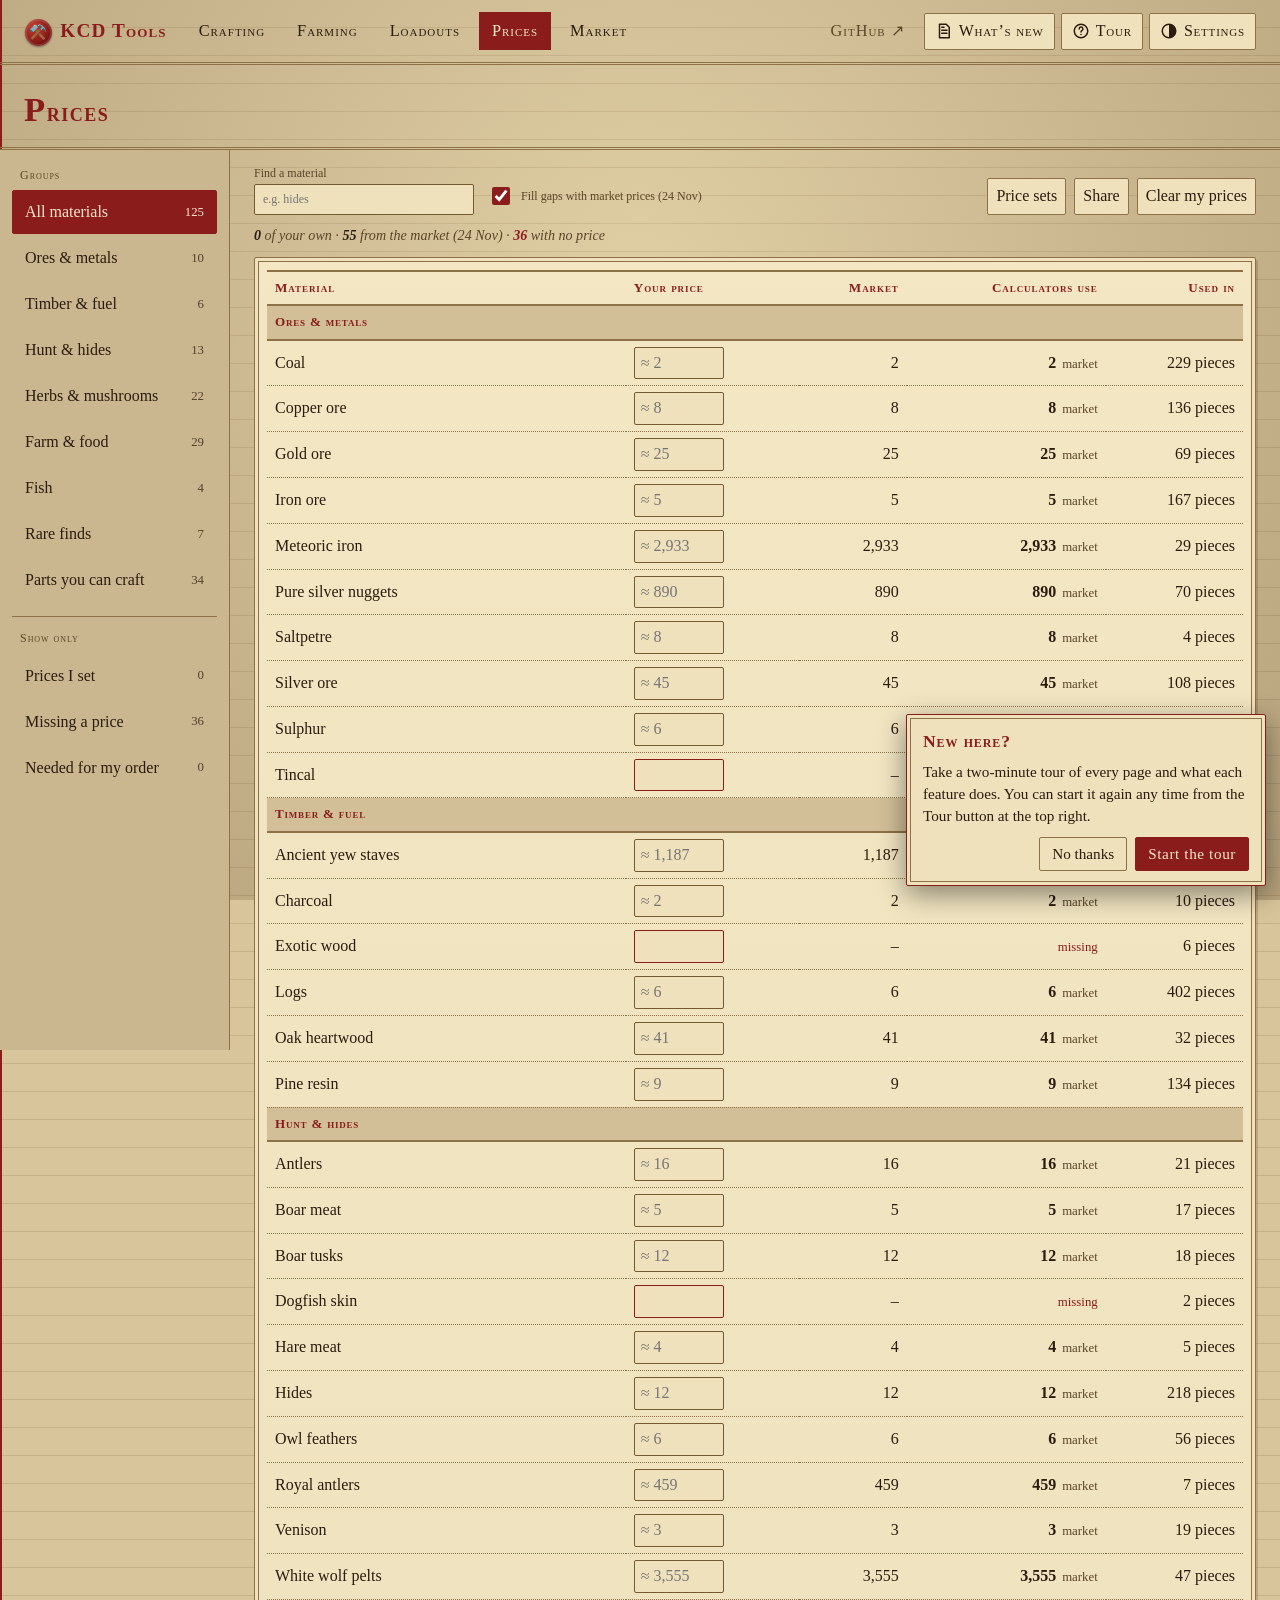
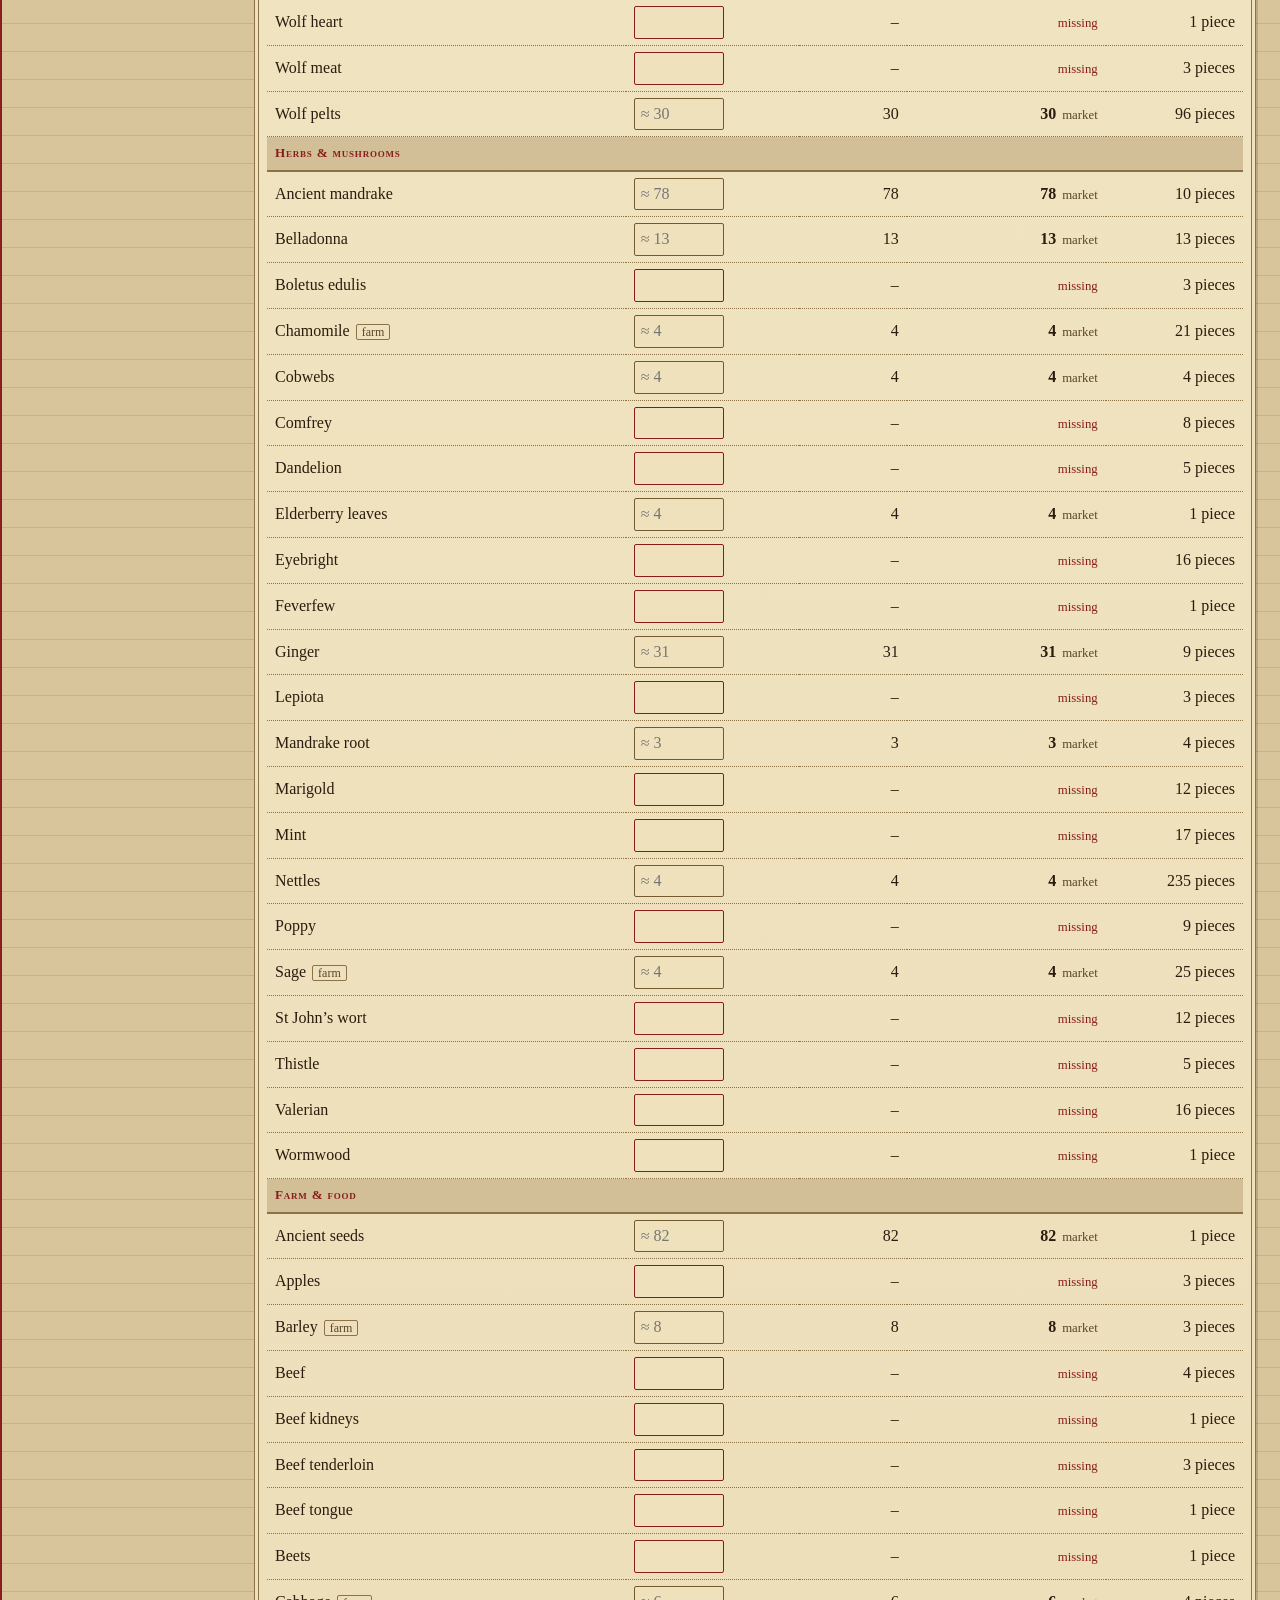
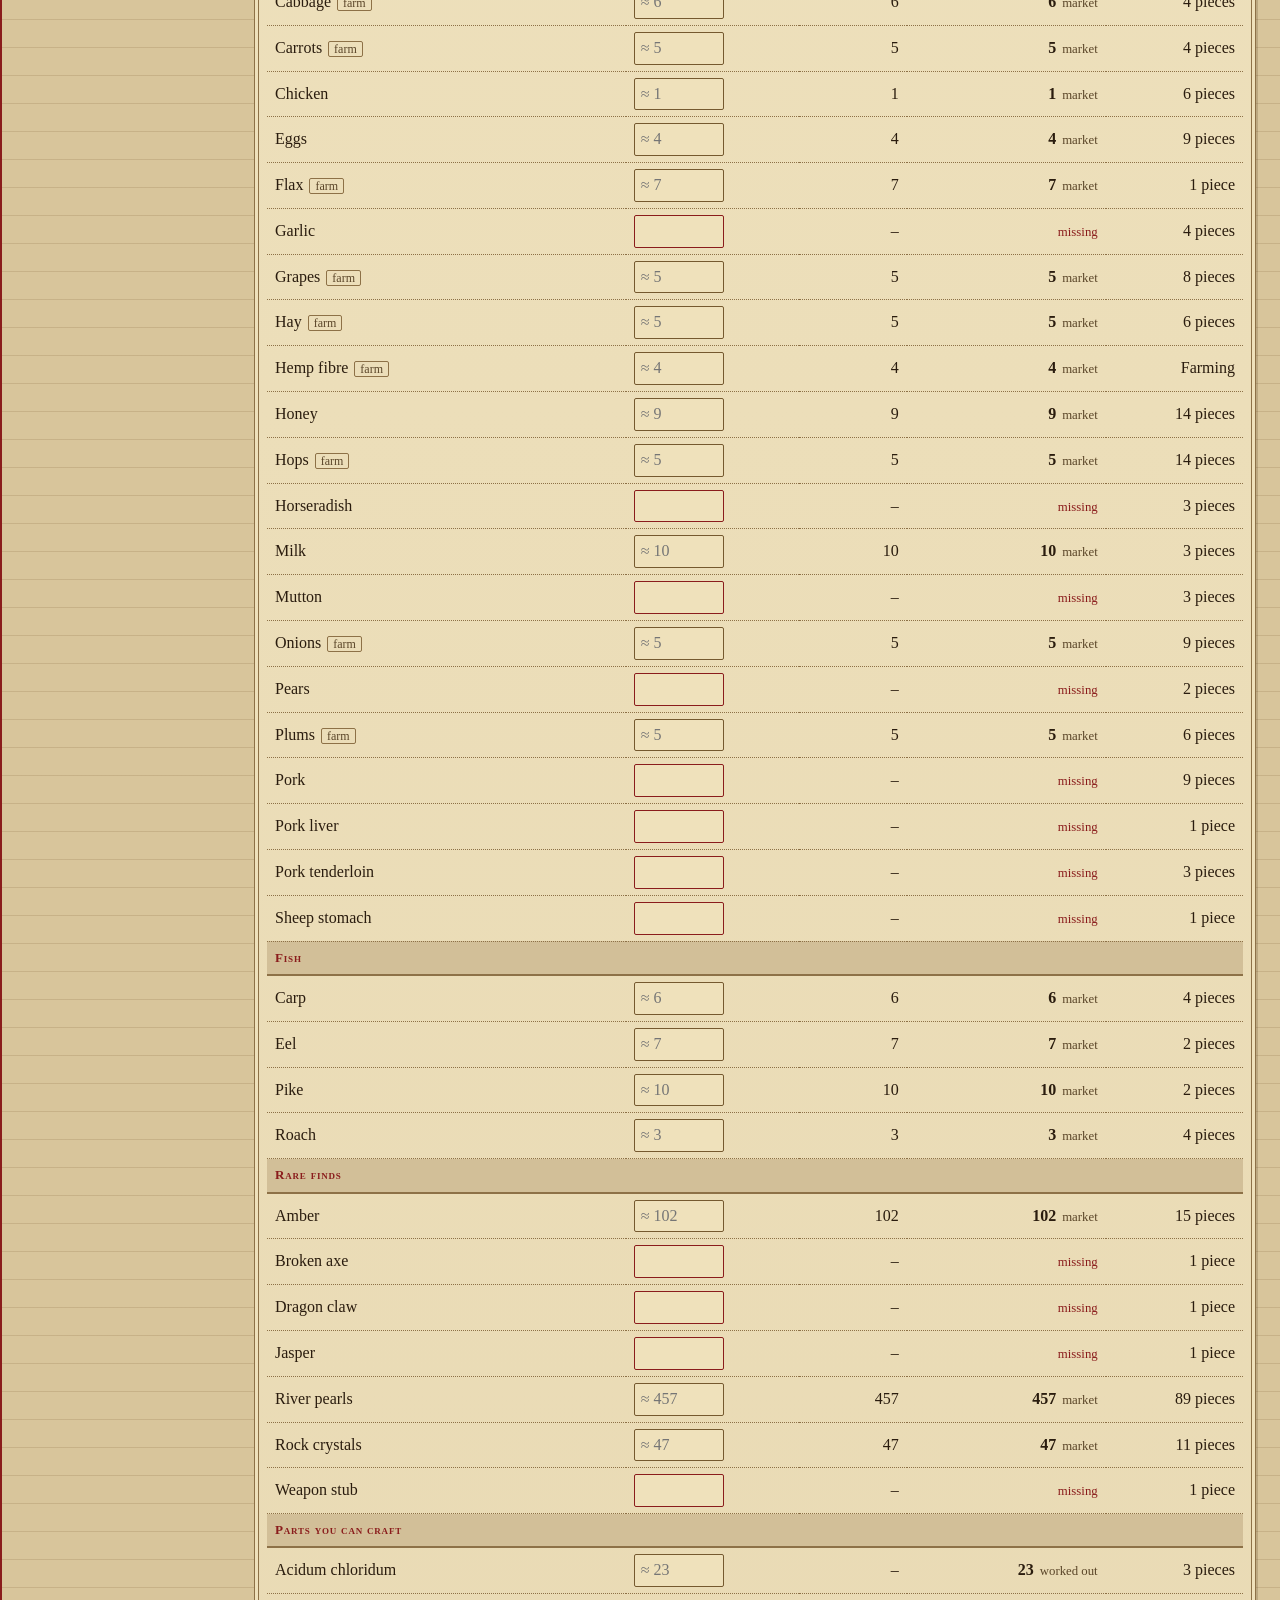
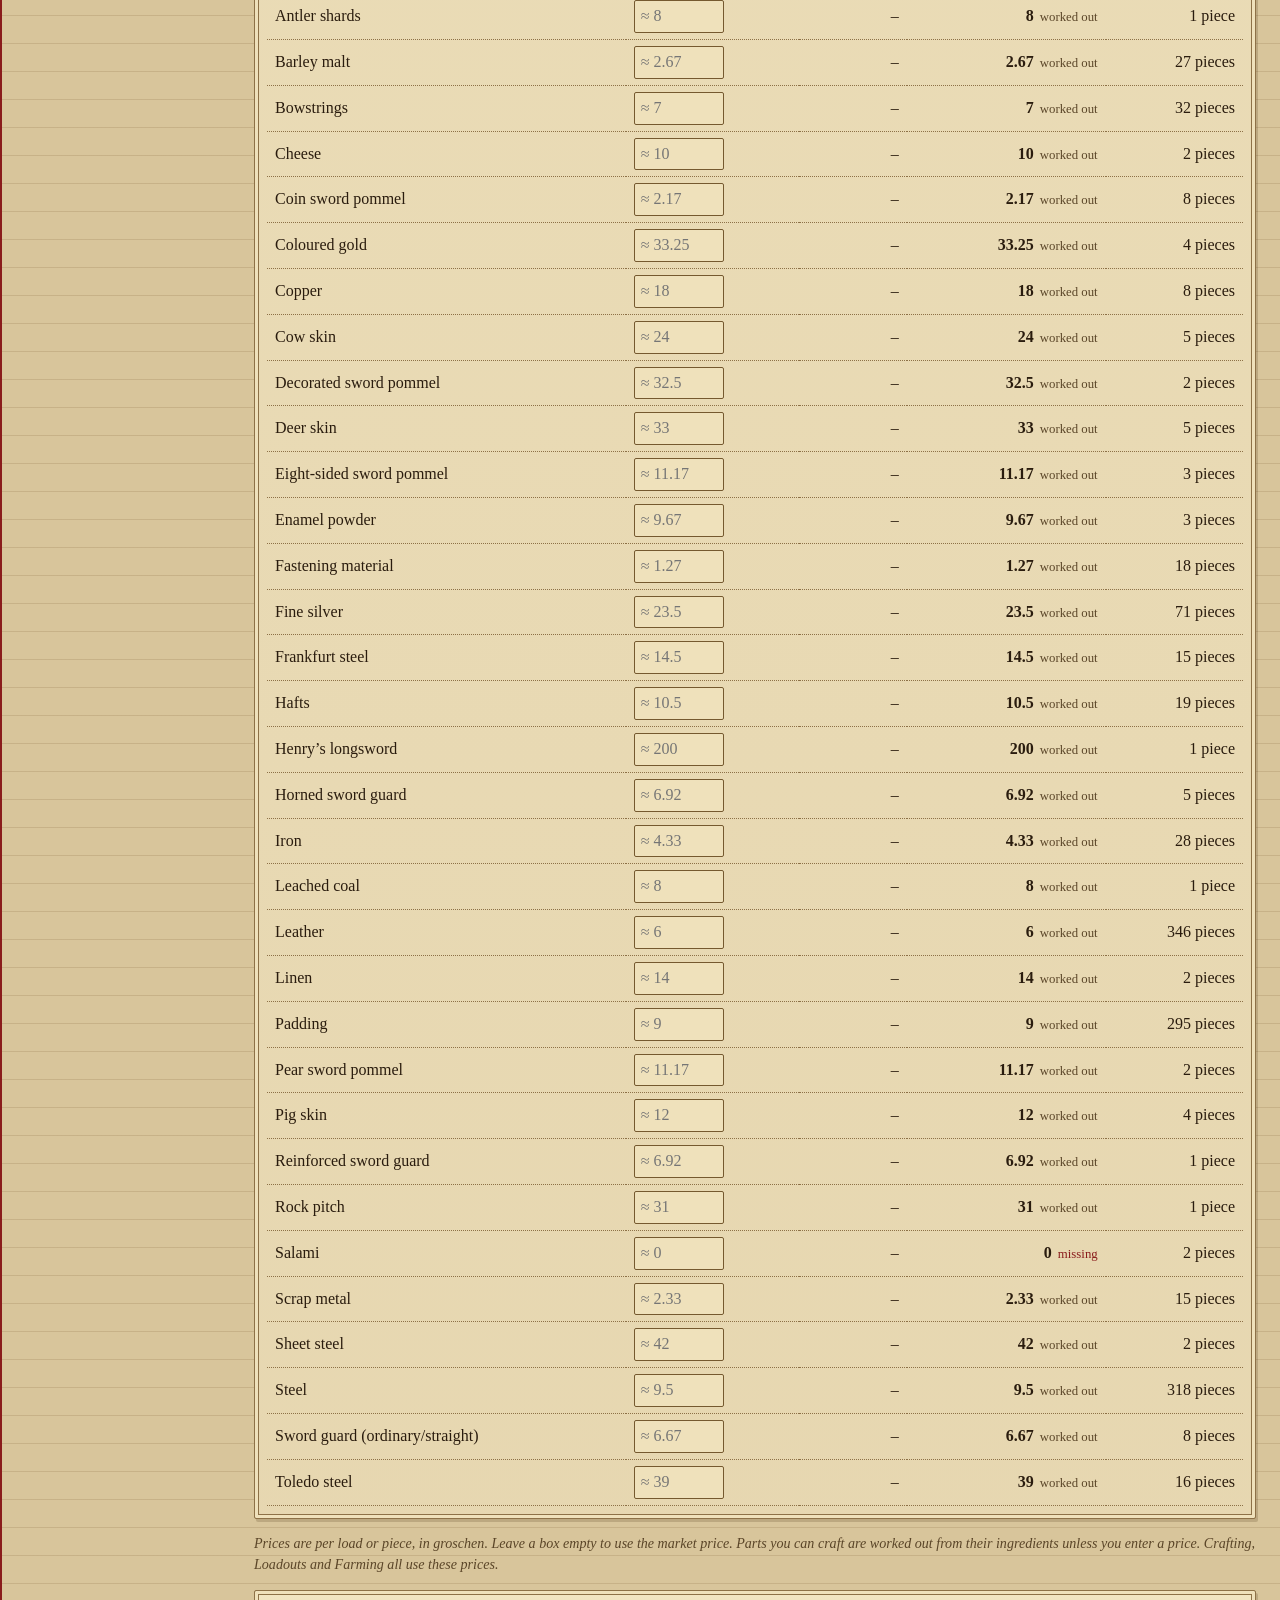
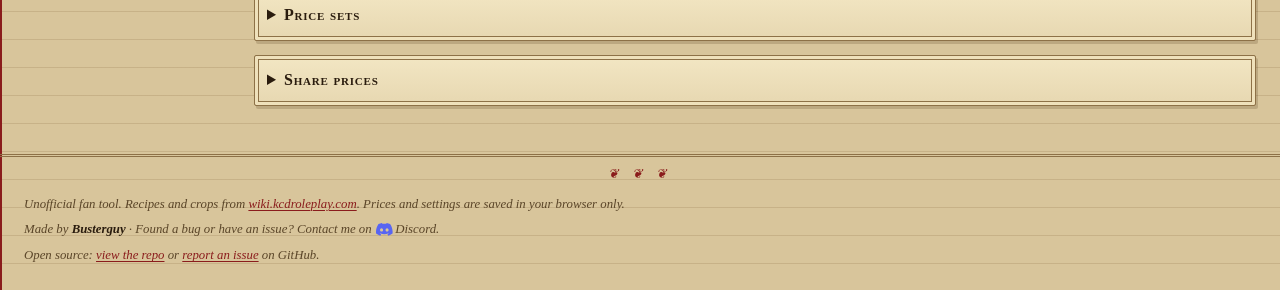
<file: prices.html>
<!DOCTYPE html>
<html lang="en" data-skin="ledger"><head><meta charset="utf-8">
<meta name="viewport" content="width=device-width, initial-scale=1, viewport-fit=cover">
<meta name="color-scheme" content="light dark"><meta name="description" content="Set the material prices used by every KCD Tools calculator: your own prices, filled in with auction house averages.">
<meta property="og:type" content="website"><meta property="og:site_name" content="KCD Tools"><meta property="og:title" content="Prices – KCD Tools"><meta property="og:description" content="Set the material prices used by every KCD Tools calculator: your own prices, filled in with auction house averages."><meta property="og:url" content="https://xbusterguy.github.io/KCDCalculator/prices.html"><meta property="og:image" content="https://xbusterguy.github.io/KCDCalculator/assets/social.png"><meta name="twitter:card" content="summary_large_image"><meta name="theme-color" content="#d8c59b">
<link rel="preload" href="assets/recipes.js" as="script">
<title>Prices – KCD Tools</title>
<link rel="icon" href="data:image/svg+xml,%3Csvg xmlns=%27http://www.w3.org/2000/svg%27 viewBox=%270 0 100 100%27%3E%3Ctext y=%27.9em%27 font-size=%2790%27%3E⚒️%3C/text%3E%3C/svg%3E">
<link rel="stylesheet" href="assets/site.css">
<script src="assets/site.js"></script>

<style>
.ptools{display:flex;flex-wrap:wrap;gap:10px 14px;align-items:flex-end;margin-bottom:10px}
.ptools .f{margin:0}.ptools #pq{min-width:220px}.ptools .ck{flex-direction:row;align-items:center;gap:8px;min-height:38px}
.ptools .acts{margin-left:auto;display:flex;gap:8px;flex-wrap:wrap}
.psum{margin:0 0 10px}.psum b{color:var(--tx)}.psum .mi{color:var(--bad)}
#pt{min-width:0;width:100%}#pt th,#pt td{white-space:nowrap}#pt td.nm{white-space:normal}
#pt tr.gh th{background:color-mix(in srgb,var(--bd) 30%,var(--card));text-align:left;font-variant:small-caps;letter-spacing:.06em;color:var(--ac);position:static}
#pt td input{width:90px;padding:3px 6px}#pt td input.miss{border-color:var(--bad)}
#pt .tag{font-size:.8rem;margin-left:6px;color:var(--mut)}#pt .tag.yours{color:var(--ok)}#pt .tag.missing{color:var(--bad)}
#pt td.n{text-align:right}#pt .farm{font-size:.75rem;border:1px solid var(--bd);padding:0 5px;border-radius:2px;margin-left:6px;color:var(--mut)}
.pnote{margin:8px 0 0}
.psec{margin-top:14px}.psec .pr{display:flex;justify-content:space-between;align-items:center;gap:8px;padding:6px 0;border-bottom:1px dotted var(--bd)}
#prail .ri.on small{opacity:1}
@media (max-width:899px){#prail{padding:8px 10px}#prail .crh{padding:0 2px 4px}#prail .rlist{flex-direction:row;flex-wrap:nowrap;overflow-x:auto;gap:6px;padding-bottom:4px;scrollbar-width:thin}#prail .rlist+.crh{margin-top:6px}#prail .ri{width:auto;flex:none;min-height:40px;border-color:var(--bd)}#prail .ri small{margin-left:6px}}
@media (max-width:640px){
 #pt thead{display:none}#pt,#pt tbody,#pt tr{display:block}
 #pt tr.r{display:grid;grid-template-columns:1fr auto;gap:2px 10px;padding:8px 2px;border-bottom:1px solid var(--bd)}
 #pt tr.r td{border:0;padding:0;text-align:left}#pt tr.r td.nm{grid-column:1/-1;font-size:1.02rem}
 #pt tr.r td.yp{grid-row:2}#pt tr.r td.us{grid-row:2;align-self:center;text-align:right}
 #pt tr.r td.mk,#pt tr.r td.ui{grid-row:3;color:var(--mut);font-size:.82rem;text-align:left}#pt tr.r td.ui{text-align:right}
 #pt tr.r td.mk::before{content:"Market: "}#pt tr.r td.ui::before{content:"Used in: "}
 #pt tr.gh{display:block}#pt tr.gh th{display:block}
 .ptools .acts{margin-left:0}
}
</style>

</head><body><a class="skip" href="#main">Skip to content</a><nav class="site"><a class="brand" href="index.html" aria-label="KCD Tools home"><span class="logo">⚒️</span> KCD Tools</a><span class="nl"><a href="crafting.html">Crafting</a><a href="farming.html">Farming</a><a href="loadouts.html">Loadouts</a><a href="prices.html" aria-current=page>Prices</a><a href="market.html">Market</a></span><a class="gh" href="https://github.com/xBusterguy/KCDCalculator" target="_blank" rel="noopener noreferrer" title="View the code or report an issue on GitHub">GitHub ↗</a><button type="button" class="clbtn" aria-haspopup="dialog" aria-expanded="false" title="What's new"><svg viewBox="0 0 24 24" aria-hidden="true" focusable="false"><path d="M6 3h9l4 4v14H6z" fill="none" stroke="currentColor" stroke-width="2" stroke-linejoin="round"/><path d="M9 11h7M9 15h7M9 7h3" fill="none" stroke="currentColor" stroke-width="2" stroke-linecap="round"/></svg><span class="tl">What’s new</span></button><button type="button" class="tourbtn" title="Take a guided tour of the site" aria-label="Take the guided tour"><svg viewBox="0 0 24 24" aria-hidden="true" focusable="false"><circle cx="12" cy="12" r="9" fill="none" stroke="currentColor" stroke-width="2"/><path d="M9.6 9.3a2.5 2.5 0 1 1 3.6 2.2c-.8.4-1.2.9-1.2 1.7" fill="none" stroke="currentColor" stroke-width="2" stroke-linecap="round"/><circle cx="12" cy="16.6" r="1.1" fill="currentColor"/></svg><span class="tl">Tour</span></button><details class="menu" id="menu"><summary aria-label="Settings: light or dark mode, backup" title="Light/dark mode and backup"><svg viewBox="0 0 24 24" aria-hidden="true" focusable="false"><circle cx="12" cy="12" r="9" fill="none" stroke="currentColor" stroke-width="2"/><path d="M12 3a9 9 0 0 1 0 18z" fill="currentColor"/></svg><span class="mlabel">Settings</span></summary><div class="pop"><button id="theme" type="button" aria-label="Switch light or dark mode">Switch to dark</button><hr><button id="bk" type="button">Back up my data</button><button id="rsb" type="button">Restore from backup</button><input id="rs" aria-label="Choose a backup file" type="file" accept=".json,application/json" hidden><p class="s" id="bkmsg">Saves your prices, orders, favourites, loadouts and settings to a file.</p></div></details></nav>
<main id="main" tabindex="-1"><div class="tbar"><h1>Prices</h1></div>
<div class="layout">
<nav class="card rail" id="prail" aria-label="Price groups">
<div class="crh">Groups</div><div class="rlist" id="grp"></div>
<div class="crh">Show only</div><div class="rlist" id="flt"></div>
</nav>
<div class="mc">
<div class="ptools">
<label class="f">Find a material<input id="pq" type="search" placeholder="e.g. hides" autocomplete="off"></label>
<label class="f ck"><input type="checkbox" id="sg"> <span>Fill gaps with market prices (<span id="md"></span>)</span></label>
<span class="acts"><button type="button" id="gosets">Price sets</button><button type="button" id="goshare">Share</button><button type="button" id="clr">Clear my prices</button></span>
</div>
<p class="s psum" id="psum" aria-live="polite"></p>
<div class="card wrap"><table id="pt"><thead><tr><th>Material</th><th>Your price</th><th class="n">Market</th><th class="n">Calculators use</th><th class="n">Used in</th></tr></thead><tbody id="pb"></tbody></table></div>
<p class="s pnote">Prices are per load or piece, in groschen. Leave a box empty to use the market price. Parts you can craft are worked out from their ingredients unless you enter a price. Crafting, Loadouts and Farming all use these prices.</p>
<details class="card psec" id="sets"><summary>Price sets</summary><p class="s" style="margin:6px 0">Save your current prices under a name, for a town perhaps, and switch between sets.</p>
<div class="bar" style="margin:6px 0"><label class="f" style="flex:1">Name<input id="psn" placeholder="e.g. Trosky" maxlength="40"></label><button type="button" class="pri" id="pss">Save current prices</button></div><div id="psl"></div></details>
<details class="card psec" id="share"><summary>Share prices</summary><p class="s" style="margin:6px 0">Copy your prices to paste in a chat, or paste someone else’s list to bring them in.</p>
<textarea id="shta" rows="7" style="width:100%" placeholder="Iron ore = 7&#10;Coal = 2" aria-label="Price list"></textarea>
<div style="display:flex;gap:6px;margin-top:6px;flex-wrap:wrap"><button type="button" id="shex">Copy my prices</button><button type="button" class="pri" id="shim">Bring these in</button></div><p class="s" id="shmsg" style="margin:6px 0 0"></p></details>
</div></div>
</main>
<footer class="site">Unofficial fan tool. Recipes and crops from <a href="https://wiki.kcdroleplay.com/recipes/">wiki.kcdroleplay.com</a>. Prices and settings are saved in your browser only.<div class="sig">Made by <b>Busterguy</b> · Found a bug or have an issue? Contact me on <svg viewBox="0 0 24 24" aria-hidden="true" focusable="false"><path d="M20.317 4.3698a19.7913 19.7913 0 00-4.8851-1.5152.0741.0741 0 00-.0785.0371c-.211.3753-.4447.8648-.6083 1.2495-1.8447-.2762-3.68-.2762-5.4868 0-.1636-.3933-.4058-.8742-.6177-1.2495a.077.077 0 00-.0785-.037 19.7363 19.7363 0 00-4.8852 1.515.0699.0699 0 00-.0321.0277C.5334 9.0458-.319 13.5799.0992 18.0578a.0824.0824 0 00.0312.0561c2.0528 1.5076 4.0413 2.4228 5.9929 3.0294a.0777.0777 0 00.0842-.0276c.4616-.6304.8731-1.2952 1.226-1.9942a.076.076 0 00-.0416-.1057c-.6528-.2476-1.2743-.5495-1.8722-.8923a.077.077 0 01-.0076-.1277c.1258-.0943.2517-.1923.3718-.2914a.0743.0743 0 01.0776-.0105c3.9278 1.7933 8.18 1.7933 12.0614 0a.0739.0739 0 01.0785.0095c.1202.099.246.1981.3728.2924a.077.077 0 01-.0066.1276 12.2986 12.2986 0 01-1.873.8914.0766.0766 0 00-.0407.1067c.3604.698.7719 1.3628 1.225 1.9932a.076.076 0 00.0842.0286c1.961-.6067 3.9495-1.5219 6.0023-3.0294a.077.077 0 00.0313-.0552c.5004-5.177-.8382-9.6739-3.5485-13.6604a.061.061 0 00-.0312-.0286zM8.02 15.3312c-1.1825 0-2.1569-1.0857-2.1569-2.419 0-1.3332.9555-2.4189 2.157-2.4189 1.2108 0 2.1757 1.0952 2.1568 2.419 0 1.3332-.9555 2.4189-2.1569 2.4189zm7.9748 0c-1.1825 0-2.1569-1.0857-2.1569-2.419 0-1.3332.9554-2.4189 2.1569-2.4189 1.2108 0 2.1757 1.0952 2.1568 2.419 0 1.3332-.946 2.4189-2.1568 2.4189Z"/></svg>Discord.</div><div class="sig">Open source: <a href="https://github.com/xBusterguy/KCDCalculator" target="_blank" rel="noopener noreferrer">view the repo</a> or <a href="https://github.com/xBusterguy/KCDCalculator/issues/new/choose" target="_blank" rel="noopener noreferrer">report an issue</a> on GitHub.</div></footer>
<script src="assets/recipes.js"></script><script src="assets/market.js"></script><script src="assets/pricing.js"></script>
<script>
(function(){
const $=i=>document.getElementById(i),esc=s=>String(s).replace(/[&<>"]/g,c=>({"&":"&amp;","<":"&lt;",">":"&gt;",'"':"&quot;"}[c]));
const f1=n=>(Math.round(n*100)/100).toLocaleString("en-GB",{maximumFractionDigits:2});
const st={g:"all",f:"",q:""};
// order: materials needed by the current Crafting order
const NEED=(()=>{const s=new Set();let O={};try{O=JSON.parse(localStorage.getItem("kcd-o"))||{}}catch(e){}
  const keys=new Set(Object.keys(O).filter(k=>+O[k]>0));if(!keys.size)return s;const RX=/\{(\w+)\}(\d+)|([A-Za-z])(\d+)/g;
  const walk=id=>{if(s.has(id))return;s.add(id);if(INT[id])for(const k in INT[id][2])walk(k)};
  DATA.split("\n").forEach(l=>{const p=l.split("|");if(p.length<5)return;p[2].split(";").forEach(n=>{if(keys.has(CR[p[0]]+"|"+n+"|"+(+p[1])))p[4].replace(RX,(m,w,a,k)=>{walk(w||k);return m})})});return s})();
const FILTERS=[["mine","Prices I set"],["missing","Missing a price"],["order","Needed for my order"]];
const inF=(id,f)=>f=="mine"?KP.ov(id):f=="missing"?!INT[id]&&KP.source(id)=="missing"&&!!(KP.USED[id]||KP.FARMED[id]):f=="order"?NEED.has(id):true;
const vis=id=>(st.g=="all"||KP.GROUP[id]==st.g)&&(!st.f||inF(id,st.f))&&(!st.q||KP.name(id).toLowerCase().includes(st.q));
const order=KP.GROUPS.map(g=>g.id);
const sorted=KP.ids.slice().sort((a,b)=>order.indexOf(KP.GROUP[a])-order.indexOf(KP.GROUP[b])||KP.name(a).localeCompare(KP.name(b)));
function rail(){
  const cnt=g=>KP.ids.filter(id=>(g=="all"||KP.GROUP[id]==g)).length;
  $("grp").innerHTML=[["all","All materials"]].concat(KP.GROUPS.map(g=>[g.id,g.name])).map(([id,n])=>`<button type="button" class="ri${st.g==id?" on":""}" data-g="${id}" aria-pressed="${st.g==id}"><span>${esc(n)}</span><small>${cnt(id)}</small></button>`).join("");
  $("flt").innerHTML=FILTERS.map(([id,n])=>`<button type="button" class="ri${st.f==id?" on":""}" data-f="${id}" aria-pressed="${st.f==id}"><span>${n}</span><small>${KP.ids.filter(x=>inF(x,id)).length}</small></button>`).join("")}
function useCell(id){const s=KP.source(id),v=KP.unit(id);return s=="missing"&&!INT[id]?'<span class="tag missing">missing</span>':`<b>${f1(v)}</b><span class="tag ${s.replace(" ","-")}">${s}</span>`}
function table(){
  let h="",last="",n=0;
  sorted.forEach(id=>{if(!vis(id))return;n++;const g=KP.GROUP[id];if(st.g=="all"&&g!=last){last=g;h+=`<tr class="gh"><th colspan="5">${esc((KP.GROUPS.find(x=>x.id==g)||{}).name||"")}</th></tr>`}
    const m=KP.mkt(id),u=KP.USED[id]||0,miss=KP.source(id)=="missing"&&!INT[id]&&(u||KP.FARMED[id]);
    const ph=INT[id]?"≈ "+f1(KP.unit(id)):KP.sug(id)?"≈ "+f1(KP.sug(id)):"";
    h+=`<tr class="r" data-id="${id}"><td class="nm">${esc(KP.name(id))}${KP.FARMED[id]?'<span class="farm" title="Also used as worth per load on Farming">farm</span>':""}</td>
<td class="yp"><input type="text" inputmode="decimal" data-id="${id}" value="${KP.ov(id)?esc(KP.P[id]):""}" placeholder="${ph}" aria-label="Your price for ${esc(KP.name(id))}"${miss?' class="miss"':""}></td>
<td class="n mk">${m?f1(m):"–"}</td><td class="n us">${useCell(id)}</td><td class="n ui">${u?u+" piece"+(u>1?"s":""):KP.FARMED[id]?"Farming":"–"}</td></tr>`});
  $("pb").innerHTML=h||'<tr><td colspan="5" class="s">Nothing matches. Try another group or clear the search.</td></tr>';summary()}
// refresh only the computed cells so the box being typed in keeps its cursor
function refresh(){$("pb").querySelectorAll("tr.r").forEach(tr=>{const id=tr.dataset.id,i=tr.querySelector("input");tr.querySelector(".us").innerHTML=useCell(id);
  if(INT[id])i.placeholder="≈ "+f1(KP.unit(id));i.classList.toggle("miss",KP.source(id)=="missing"&&!INT[id]&&!!(KP.USED[id]||KP.FARMED[id]))});summary();rail()}
function summary(){const s=KP.stats();$("psum").innerHTML=`<b>${s.yours}</b> of your own · <b>${s.market}</b> from the market (${esc(KP.marketDate())})${KP.sg?"":" — switched off"} · <b class="${s.missing?"mi":""}">${s.missing}</b> with no price`}
$("grp").onclick=e=>{const b=e.target.closest("[data-g]");if(!b)return;st.g=b.dataset.g;rail();table()};
$("flt").onclick=e=>{const b=e.target.closest("[data-f]");if(!b)return;st.f=st.f==b.dataset.f?"":b.dataset.f;rail();table()};
let qt;$("pq").oninput=e=>{clearTimeout(qt);qt=setTimeout(()=>{st.q=e.target.value.trim().toLowerCase();table()},150)};
let rt;$("pb").addEventListener("input",e=>{const i=e.target.closest("input[data-id]");if(!i)return;KP.set(i.dataset.id,i.value);clearTimeout(rt);rt=setTimeout(refresh,120)});
$("pb").addEventListener("keydown",e=>{if(e.key!="Enter")return;const a=[...$("pb").querySelectorAll("input")],i=a.indexOf(e.target);if(i>=0){e.preventDefault();(a[i+(e.shiftKey?-1:1)]||e.target).focus()}});
$("md").textContent=KP.marketDate();$("sg").checked=KP.sg;$("sg").onchange=e=>{KP.setSg(e.target.checked);table();rail()};
$("clr").onclick=()=>{const old=KP.mine();if(!Object.keys(old).length){kcdToast("You have not set any prices.");return}KP.setAll({});table();rail();kcdToast("Cleared your prices.",()=>{KP.setAll(old);table();rail()})};
// price sets
let PR={};try{PR=JSON.parse(localStorage.getItem("kcd-presets"))||{}}catch(e){}if(!PR||typeof PR!="object"||Array.isArray(PR))PR={};for(const k in PR)if(!PR[k]||typeof PR[k]!="object")delete PR[k];
const savePR=()=>{try{localStorage.setItem("kcd-presets",JSON.stringify(PR))}catch(e){}};
function sets(){const k=Object.keys(PR).sort();$("psl").innerHTML=k.length?k.map(n=>`<div class="pr"><span>${esc(n)} <small class="s">(${Object.keys(PR[n]).length} prices)</small></span><span><button type="button" data-pl="${esc(n)}">Use</button> <button type="button" data-pd="${esc(n)}" aria-label="Delete set ${esc(n)}">Delete</button></span></div>`).join(""):'<p class="s">No sets yet.</p>'}
$("pss").onclick=()=>{const n=$("psn").value.trim();if(!n){$("psn").focus();return}const had=PR[n];PR[n]=KP.mine();savePR();$("psn").value="";sets();kcdToast((had?"Updated":"Saved")+" “"+n+"”.",had?()=>{PR[n]=had;savePR();sets()}:()=>{delete PR[n];savePR();sets()})};
$("psl").onclick=e=>{const b=e.target.closest("button");if(!b)return;
  if(b.dataset.pl){const old=KP.mine();KP.setAll(PR[b.dataset.pl]);table();rail();kcdToast("Now using “"+b.dataset.pl+"”.",()=>{KP.setAll(old);table();rail()})}
  else if(b.dataset.pd){const n=b.dataset.pd,o=PR[n];delete PR[n];savePR();sets();kcdToast("Deleted “"+n+"”.",()=>{PR[n]=o;savePR();sets()})}};
sets();
// share
$("shex").onclick=()=>{const o=KP.mine(),L=Object.keys(o).sort((a,b)=>KP.name(a).localeCompare(KP.name(b))).map(k=>KP.name(k)+" = "+o[k]),t=L.join("\n");$("shta").value=t;
  $("shmsg").textContent=L.length?L.length+" prices ready to copy.":"You have not set any prices yet.";if(L.length)try{navigator.clipboard.writeText(t).then(()=>$("shmsg").textContent=L.length+" prices copied. Paste them in a chat.",()=>{})}catch(e){}};
$("shim").onclick=()=>{const add={},bad=[];$("shta").value.split(/\r?\n/).forEach(l=>{l=l.trim();if(!l)return;const m=l.match(/^(.+?)\s*[:=\t]\s*(\d+(?:[.,]\d+)?)\s*(?:gr\.?)?$/i)||l.match(/^(.+?)\s+(\d+(?:[.,]\d+)?)\s*(?:gr\.?)?$/i),id=m&&KP.BYNAME[m[1].trim().toLowerCase()];if(id)add[id]=m[2].replace(",",".");else bad.push(l)});
  const n=Object.keys(add).length;if(!n){$("shmsg").textContent="No prices recognised. Each line should look like “Iron ore = 7”.";return}
  const old=KP.mine();KP.setAll(Object.assign({},old,add));table();rail();$("shmsg").textContent=n+" prices brought in"+(bad.length?"; "+bad.length+" lines not recognised ("+bad.slice(0,3).join(", ")+(bad.length>3?"…":"")+").":".");
  kcdToast(n+" prices brought in.",()=>{KP.setAll(old);table();rail();$("shmsg").textContent="Import undone."})};
const openSec=id=>{const d=$(id);d.open=true;d.scrollIntoView({block:"start",behavior:matchMedia("(prefers-reduced-motion:reduce)").matches?"auto":"smooth"})};
$("gosets").onclick=()=>openSec("sets");$("goshare").onclick=()=>openSec("share");
// links from other pages: prices.html?show=missing, ?show=order, ?group=farm, ?q=iron
{const U=new URLSearchParams(location.search),s=U.get("show"),g=U.get("group"),q=(U.get("q")||"").trim();
 if(FILTERS.some(f=>f[0]==s))st.f=s;if(g&&(g=="all"||KP.GROUPS.some(x=>x.id==g)))st.g=g;if(q){st.q=q.toLowerCase();$("pq").value=q}
 if(location.hash=="#sets")$("sets").open=true;if(location.hash=="#share")$("share").open=true}
addEventListener("storage",e=>{if(e.key=="kcd-p"||e.key=="kcd-s"){KP.read();$("sg").checked=KP.sg;table();rail()}});
addEventListener("pagehide",KP.flush);
rail();table();
})();
</script><script src="assets/tour.js" defer></script><script src="assets/changelog.js" defer></script></body></html>
</file>
<file: assets/site.css>
/* Shared styles for every page */
:root{--bg:#f6f1e7;--card:#fffdf8;--tx:#2a2218;--mut:#7a6c58;--ac:#8a5a1c;--on:#fffdf8;--bd:#dccfb8;--ok:#2f7a3a;--bad:#b03a2e;--bar:#c9a05a;color-scheme:light;box-sizing:border-box;padding-top:env(safe-area-inset-top,0px);padding-bottom:env(safe-area-inset-bottom,0px)}
@media (prefers-color-scheme:dark){:root:not([data-theme="light"]){--bg:#120f0b;--card:#1e1913;--tx:#eadfca;--mut:#a39278;--ac:#d9a44f;--on:#120f0b;--bd:#3a3125;--ok:#6fc47c;--bad:#e8786b;--bar:#8a6a2f;color-scheme:dark}}
:root[data-theme="dark"]{--bg:#120f0b;--card:#1e1913;--tx:#eadfca;--mut:#a39278;--ac:#d9a44f;--on:#120f0b;--bd:#3a3125;--ok:#6fc47c;--bad:#e8786b;--bar:#8a6a2f;color-scheme:dark}
html{scroll-padding-top:env(safe-area-inset-top,0px)}
body{margin:0;background:var(--bg);color:var(--tx);font:15px/1.4 Georgia,"Times New Roman",serif}
body::before{content:"";position:fixed;inset:0 0 auto;height:env(safe-area-inset-top,0px);background:var(--bg);z-index:20}
main{max-width:1100px;margin:0 auto;padding:0 14px 16px}
h1{font-size:1.4rem;margin:0 0 6px;color:var(--ac)}h2{font-size:1rem;margin:0 0 6px}
h3{font-size:.85rem;margin:10px 0 6px;color:var(--mut);text-transform:uppercase;letter-spacing:.04em}
p.s{color:var(--mut);margin:0 0 10px;font-size:.88rem}
a{color:var(--ac)}
.bar{display:flex;flex-wrap:wrap;gap:12px;align-items:flex-end;margin-bottom:8px}
label.f{display:flex;flex-direction:column;font-size:.75rem;color:var(--mut);gap:2px}
input,select,textarea,button{font:inherit;color:var(--tx);background:var(--card);border:1px solid var(--bd);border-radius:6px;padding:5px 8px;max-width:100%;box-sizing:border-box}
input[type=checkbox]{width:18px;height:18px;flex:none}button{cursor:pointer}button.pri{background:var(--ac);color:var(--on);border:0}
:focus-visible{outline:2px solid var(--ac);outline-offset:1px}
.card{background:var(--card);border:1px solid var(--bd);border-radius:10px;padding:12px;margin-bottom:14px}
.grid{display:grid;grid-template-columns:repeat(auto-fill,minmax(125px,1fr));gap:6px}
details>summary{cursor:pointer;font-weight:bold}
.wrap{overflow-x:auto}table{border-collapse:collapse;width:100%}
th,td{text-align:left;padding:6px 8px;border-bottom:1px solid var(--bd)}th{font-size:.75rem;color:var(--mut)}
td.n,th.n{text-align:right;white-space:nowrap;font-variant-numeric:tabular-nums}
.w{color:var(--bad)}.p{color:var(--ok)}
/* site navigation + footer */
nav.site{display:flex;flex-wrap:wrap;gap:6px;align-items:center;max-width:1280px;margin:0 auto;padding:10px 14px}
nav.site a{text-decoration:none;color:var(--tx);padding:5px 12px;border-radius:999px;border:1px solid transparent}
nav.site a:hover{border-color:var(--bd)}nav.site a[aria-current=page]{background:var(--ac);color:var(--on)}
nav.site .brand{font-weight:bold;color:var(--ac);padding-left:0}
footer.site{max-width:1280px;margin:0 auto;padding:6px 14px 24px;color:var(--mut);font-size:.8rem}
/* home */
.hero{padding:10px 0 4px}.hero p{max-width:60ch;color:var(--mut)}
.tiles{display:grid;grid-template-columns:repeat(auto-fit,minmax(260px,1fr));gap:14px}
.tile{display:block;text-decoration:none;color:var(--tx);border:1px solid var(--bd);border-radius:10px;padding:14px;background:var(--card)}
.tile:hover{border-color:var(--ac)}.tile h2{color:var(--ac);font-size:1.1rem}.tile p{margin:0;color:var(--mut)}
.sig{margin-top:6px}.sig b{color:var(--tx)}.sig svg{width:1.3em;height:1.3em;vertical-align:-.3em;margin:0 .2em 0 .1em;fill:#5865F2}
nav.site a.gh{margin-left:auto;color:var(--mut)}.sig a{color:var(--ac)}
@media print{nav.site,footer.site{display:none}}
/* theme picker */
/* Medieval ledger theme (select "Medieval ledger" in the nav) */
:root[data-skin=ledger]{--bg:#d8c59b;--card:#efe1bb;--tx:#2a1c0e;--mut:#5a4528;--ac:#8a1c1c;--on:#f4e8c8;--bd:#8d7147;--ok:#2d5a28;--bad:#8a1c1c;--bar:#a67a3a;--bdi:#75592f;color-scheme:light}
@media (prefers-color-scheme:dark){:root[data-skin=ledger]:not([data-theme=light]){--bg:#17110a;--card:#241a0f;--tx:#e8d6a6;--mut:#a68e62;--ac:#e0705a;--on:#17110a;--bd:#5c4526;--ok:#86b66f;--bad:#e0705c;--bar:#8d6a30;--bdi:#94733f;color-scheme:dark}}
:root[data-skin=ledger][data-theme=dark]{--bg:#17110a;--card:#241a0f;--tx:#e8d6a6;--mut:#a68e62;--ac:#e0705a;--on:#17110a;--bd:#5c4526;--ok:#86b66f;--bad:#e0705c;--bar:#8d6a30;--bdi:#94733f;color-scheme:dark}
html[data-skin=ledger] body{min-height:100vh;font:16px/1.55 "Palatino Linotype","Book Antiqua",Palatino,"Iowan Old Style","URW Palladio L",Garamond,Georgia,serif;
 background-image:radial-gradient(ellipse at 50% 30%,rgba(255,244,205,.18),rgba(60,35,10,.22) 100%),repeating-linear-gradient(to bottom,transparent 0,transparent 27px,rgba(110,76,34,.16) 27px,rgba(110,76,34,.16) 28px);background-attachment:fixed,scroll}
html[data-skin=ledger][data-theme=dark] body{background-image:radial-gradient(ellipse at 50% 30%,rgba(255,200,120,.05),rgba(0,0,0,.35) 100%),repeating-linear-gradient(to bottom,transparent 0,transparent 27px,rgba(200,150,80,.07) 27px,rgba(200,150,80,.07) 28px)}
@media (prefers-color-scheme:dark){html[data-skin=ledger]:not([data-theme=light]) body{background-image:radial-gradient(ellipse at 50% 30%,rgba(255,200,120,.05),rgba(0,0,0,.35) 100%),repeating-linear-gradient(to bottom,transparent 0,transparent 27px,rgba(200,150,80,.07) 27px,rgba(200,150,80,.07) 28px)}}
@media (min-width:1240px){html[data-skin=ledger] body{box-shadow:inset 46px 0 0 -44px var(--ac),inset 52px 0 0 -50px var(--ac)}}
html[data-skin=ledger]{accent-color:var(--ac)}
html[data-skin=ledger] ::selection{background:var(--ac);color:var(--on)}
html[data-skin=ledger] h1,html[data-skin=ledger] h2,html[data-skin=ledger] h3{font-variant:small-caps;letter-spacing:.06em;color:var(--ac)}
html[data-skin=ledger] h1{font-size:1.9rem;border-bottom:3px double var(--bd);padding-bottom:4px;margin-bottom:10px}
html[data-skin=ledger] h1::first-letter{font-size:1.35em;font-weight:bold}
html[data-skin=ledger] h3{border-bottom:1px solid var(--bd);padding-bottom:2px}
html[data-skin=ledger] p.s{font-style:italic}
html[data-skin=ledger] .card,html[data-skin=ledger] .tile{border:1px solid var(--bd);border-radius:2px;background-image:linear-gradient(rgba(255,250,225,.22),rgba(120,85,40,.07));box-shadow:inset 0 0 0 3px var(--card),inset 0 0 0 4px var(--bd),2px 3px 0 rgba(60,35,10,.18)}
html[data-skin=ledger][data-theme=dark] .card,html[data-skin=ledger][data-theme=dark] .tile{background-image:linear-gradient(rgba(255,200,120,.04),rgba(0,0,0,.18));box-shadow:inset 0 0 0 3px var(--card),inset 0 0 0 4px var(--bd),2px 3px 0 rgba(0,0,0,.4)}
/* the same when the device itself is set to dark and no choice has been made on the site */
@media (prefers-color-scheme:dark){html[data-skin=ledger]:not([data-theme=light]) .card,html[data-skin=ledger]:not([data-theme=light]) .tile{background-image:linear-gradient(rgba(255,200,120,.04),rgba(0,0,0,.18));box-shadow:inset 0 0 0 3px var(--card),inset 0 0 0 4px var(--bd),2px 3px 0 rgba(0,0,0,.4)}}
html[data-skin=ledger] .tile:hover{border-color:var(--ac)}
html[data-skin=ledger] input,html[data-skin=ledger] select,html[data-skin=ledger] textarea,html[data-skin=ledger] button{border-radius:2px;border:1px solid var(--bd);background-color:var(--card);font-family:inherit}
/* boxes you type in get a stronger outline than cards, so they are easy to pick out (3:1 against the page) */
html[data-skin=ledger] input,html[data-skin=ledger] select,html[data-skin=ledger] textarea{border-color:var(--bdi,var(--bd))}
html[data-skin=ledger] button:hover{border-color:var(--ac);color:var(--ac)}
html[data-skin=ledger] button.pri{background:var(--ac);color:var(--on);border-color:var(--ac);letter-spacing:.04em}html[data-skin=ledger] button.pri:hover{color:var(--on);filter:brightness(1.12)}
html[data-skin=ledger] table{border-top:2px solid var(--bd)}
html[data-skin=ledger] th{font-variant:small-caps;letter-spacing:.07em;font-size:.82rem;color:var(--ac);border-bottom:2px solid var(--bd)}
html[data-skin=ledger] td{border-bottom:1px dotted var(--bd)}
html[data-skin=ledger] tr.grp td{background:transparent;border-bottom:1px solid var(--bd);font-variant:small-caps;text-transform:none;letter-spacing:.08em;font-size:.9rem}
html[data-skin=ledger] tr.tot td{border-top:3px double var(--bd)}
html[data-skin=ledger] nav.site{border-bottom:3px double var(--bd);margin-bottom:8px}
html[data-skin=ledger] nav.site a{border-radius:0;font-variant:small-caps;letter-spacing:.06em;font-size:1.02em}
html[data-skin=ledger] nav.site a:hover{border-color:var(--bd)}
html[data-skin=ledger] nav.site .brand{font-size:1.2em;font-weight:bold}
html[data-skin=ledger] footer.site{border-top:3px double var(--bd);margin-top:10px;padding-top:12px;font-style:italic}
html[data-skin=ledger] details>summary{font-variant:small-caps;letter-spacing:.05em}
/* ---- site-wide usability additions ---- */
.skip{position:absolute;left:8px;top:-60px;background:var(--ac);color:var(--on);padding:8px 14px;border-radius:6px;z-index:50;text-decoration:none}.skip:focus{top:8px}
main:focus{outline:none}
nav.site .logo{display:inline-block}
nav.site details.menu{position:relative}
nav.site details.menu>summary{list-style:none;cursor:pointer;display:flex;align-items:center;gap:6px;border:1px solid var(--bd);border-radius:6px;padding:5px 10px;background:var(--card);font-weight:normal}
nav.site details.menu>summary::-webkit-details-marker{display:none}
nav.site details.menu>summary svg{width:18px;height:18px;flex:none}
nav.site details.menu[open]>summary{border-color:var(--ac)}
nav.site .pop{position:absolute;right:0;top:calc(100% + 6px);z-index:40;background:var(--card);border:1px solid var(--bd);border-radius:10px;padding:12px;display:flex;flex-direction:column;gap:8px;width:min(260px,calc(100vw - 28px));box-shadow:0 8px 24px rgba(0,0,0,.25)}
nav.site .pop hr{border:0;border-top:1px solid var(--bd);margin:2px 0;width:100%}
nav.site .pop .s{margin:0;font-size:.78rem}
nav.site .pop button,nav.site .pop select{width:100%;text-align:left}
@media (max-width:560px){nav.site{gap:2px 4px;padding:8px 10px;flex-wrap:nowrap}nav.site a{padding:4px 7px;font-size:.9rem;white-space:nowrap}nav.site a.gh{display:none}html[data-skin=ledger] nav.site .brand{padding-right:2px;font-size:0}html[data-skin=ledger] nav.site .brand .logo{font-size:16px}nav.site details.menu{margin-left:auto}nav.site details.menu .mlabel{display:none}}@media (max-width:340px){nav.site a{padding:4px 4px;font-size:.8rem}nav.site{padding:8px 6px;gap:0 2px}nav.site details.menu>summary{padding:5px 7px}}
@media (pointer:coarse){button,select,input:not([type=checkbox]):not([type=radio]){min-height:40px}.chip{min-height:34px}input[type=checkbox]{width:20px;height:20px}}
@media (prefers-reduced-motion:reduce){*{scroll-behavior:auto!important;transition:none!important}}
.toast{position:fixed;left:50%;bottom:16px;transform:translateX(-50%);background:var(--tx);color:var(--bg);padding:9px 14px;border-radius:8px;z-index:60;display:flex;gap:12px;align-items:center;box-shadow:0 6px 20px rgba(0,0,0,.35);max-width:calc(100vw - 24px)}
.toast button{background:transparent;color:inherit;border:1px solid currentColor;min-height:0;padding:2px 10px}
html[data-skin=ledger] .toast button,html[data-skin=ledger] .toast button:hover{background:transparent;color:inherit;border-color:currentColor}html[data-skin=ledger] .toast button:hover{text-decoration:underline}
html[data-skin=ledger] nav.site .logo{display:inline-grid;place-items:center;width:1.9em;height:1.9em;border-radius:50%;background:radial-gradient(circle at 35% 30%,#c4412f,#7a1212 70%);box-shadow:0 1px 2px rgba(0,0,0,.4),inset 0 0 0 2px rgba(255,255,255,.12);font-size:.75em;vertical-align:middle;margin-right:2px}
html[data-skin=ledger] footer.site::before{content:"❦  ❦  ❦";display:block;text-align:center;color:var(--ac);letter-spacing:.4em;margin:-4px 0 10px}
html[data-skin=ledger] nav.site details.menu>summary,html[data-skin=ledger] nav.site .pop{border-radius:2px}
html[data-skin=ledger] .toast{border-radius:2px}
html[data-skin=ledger] a{text-decoration-thickness:1px;text-underline-offset:2px}
/* ---- loading feedback ---- */
#ld ~ *{opacity:.35;pointer-events:none}
.ld{display:flex;align-items:center;gap:10px;padding:16px 4px;color:var(--mut);font-style:italic}
.ld i{flex:none;width:18px;height:18px;border:3px solid var(--bd);border-top-color:var(--ac);border-radius:50%;animation:ldsp .8s linear infinite}
@keyframes ldsp{to{transform:rotate(360deg)}}
@media (prefers-reduced-motion:reduce){.ld i{animation:none;border-color:var(--ac)}}
#ldbar{position:fixed;top:0;left:0;height:3px;width:0;background:var(--ac);z-index:2000;transition:width 8s cubic-bezier(.1,.8,.2,1)}
/* ---- page shell, the same on every page: a full-width title bar, an optional rail down the left, and the working area ---- */
.tbar{padding:10px 0 6px}.tbar h1{font-size:1.25rem;margin:0}html[data-skin=ledger] .tbar h1{font-size:1.35rem}
.layout{display:grid;grid-template-columns:minmax(0,1fr);gap:14px;margin-top:12px}
.mc{min-width:0}
.rail{padding:10px 8px;background-color:color-mix(in srgb,var(--bd) 38%,var(--card))}
.crh{font-size:.75rem;font-variant:small-caps;letter-spacing:.08em;color:var(--mut);padding:0 8px 6px}
.rlist{display:flex;flex-direction:column;gap:2px}
.rlist .ri{display:flex;justify-content:space-between;align-items:center;gap:8px;border:1px solid transparent;background:transparent;border-radius:2px;padding:0 12px;min-height:44px;font-size:1rem;text-align:left;width:100%;box-sizing:border-box;color:var(--tx)}
.rlist .ri:hover{border-color:var(--bd);background:var(--card)}.rlist .ri.on,.rlist .ri.on:hover{background:var(--ac);border-color:var(--ac);color:var(--on)}
.rlist .ri span{min-width:0;overflow:hidden;text-overflow:ellipsis;white-space:nowrap}.rlist .ri small{font-size:.8rem;opacity:.75;flex:none}
.rform{display:flex;flex-wrap:wrap;gap:10px 12px;align-items:flex-end;padding:0 8px 8px}
.rform .ck{flex-direction:row;align-items:center;gap:6px}
.rail .q button{font-size:.85rem}
@media (min-width:900px){
 main{max-width:none;padding:0}
 nav.site,footer.site{max-width:none;padding-left:24px;padding-right:24px}
 .tbar{padding:10px 24px;border-bottom:3px double var(--bd)}.tbar h1,html[data-skin=ledger] .tbar h1{font-size:1.6rem;border:0;padding:0;margin:0}
 .layout{grid-template-columns:230px minmax(0,1fr);gap:0;margin-top:0;align-items:start}.layout.norail{grid-template-columns:minmax(0,1fr)}
 html .rail,html[data-skin=ledger] .rail{position:sticky;top:0;height:100vh;box-sizing:border-box;overflow:auto;margin:0;border:0;border-right:1px solid var(--bd);border-radius:0;box-shadow:none!important;background-image:none!important;padding:16px 12px}
 .mc{padding:14px 24px 24px}
 .rform{flex-direction:column;flex-wrap:nowrap;align-items:stretch}.rform select,.rform input:not([type=checkbox]),.rform button{width:100%}
 .rail .crh:not(:first-child){margin-top:14px;padding-top:12px;border-top:1px solid var(--bd)}
}
@media print{.rail{display:none}}
/* ---- top bar buttons (What's new, Tour). They are in the page from the start so nothing jumps when the scripts load ---- */
nav.site .clbtn{display:inline-flex;align-items:center;gap:6px;border:1px solid var(--bd);border-radius:6px;padding:5px 10px;background:var(--card);color:var(--tx);cursor:pointer;font:inherit;position:relative}
html[data-skin=ledger] nav.site .clbtn{border-radius:2px;font-variant:small-caps;letter-spacing:.05em}
nav.site .clbtn:hover{border-color:var(--ac);color:var(--ac)}nav.site .clbtn svg{width:18px;height:18px;flex:none}
.cldot{position:absolute;top:-4px;right:-4px;width:10px;height:10px;border-radius:50%;background:var(--ac);border:2px solid var(--bg)}
nav.site .clpop{display:none}
@media (max-width:900px){nav.site .clbtn .tl,nav.site .tourbtn .tl{display:none}nav.site .clbtn,nav.site .tourbtn{padding:5px 8px}}
@media (max-width:560px){nav.site .clbtn{display:none}nav.site .pop .clpop{display:block}}
nav.site .tourbtn{display:inline-flex;align-items:center;gap:6px;border:1px solid var(--bd);border-radius:6px;padding:5px 10px;background:var(--card);color:var(--tx);cursor:pointer;font:inherit}
html[data-skin=ledger] nav.site .tourbtn{border-radius:2px;font-variant:small-caps;letter-spacing:.05em}
nav.site .tourbtn:hover{border-color:var(--ac);color:var(--ac)}nav.site .tourbtn svg{width:18px;height:18px;flex:none}
nav.site .tourpop{display:none}
/* phones: Tour moves into the Settings menu (like What’s new) so the five page links fit */
@media (max-width:560px){nav.site .tourbtn{display:none}nav.site .pop .tourpop{display:block}nav.site details.menu{margin-left:auto!important}}
@media (max-width:430px){nav.site a:not(.brand){padding:4px 5px!important;font-size:.85rem!important}}
@media (max-width:389px){nav.site a:not(.brand){padding:4px 4px!important;font-size:.82rem!important}}
@media (max-width:340px){nav.site a:not(.brand){padding:4px 3px!important;font-size:.78rem!important}nav.site .tourbtn{padding:5px 5px}}
/* ---- "Saved" note: confirms that a change has been kept in this browser ---- */
.saved{position:fixed;left:14px;bottom:calc(14px + env(safe-area-inset-bottom,0px));z-index:55;background:var(--card);border:1px solid var(--ok);color:var(--ok);padding:4px 10px;border-radius:2px;font-size:.85rem;opacity:0;transition:opacity .25s;pointer-events:none}.saved.on{opacity:1}
@media print{.saved,.toast{display:none}}
/* ---- the "Prices" line on Crafting and Loadouts ---- */
.pline{display:flex;flex-wrap:wrap;align-items:center;gap:4px 14px;margin:0 0 12px;padding:10px 14px}.pline .plh{font-variant:small-caps;letter-spacing:.1em;color:var(--ac)}.pline b{color:var(--tx)}.pline .mi{color:var(--bad)}.pline .go{margin-left:auto}
.btn{display:inline-block;padding:4px 12px;border:1px solid var(--ac);border-radius:2px;text-decoration:none}a.btn.pri{background:var(--ac);color:var(--on)}
/* hidden on screen, still read by screen readers */
.vh{position:absolute!important;width:1px;height:1px;overflow:hidden;clip:rect(0 0 0 0);white-space:nowrap}
/* page links: part of the top bar on wide screens; on phones they get a row of their own under the logo and menu */
nav.site .nl{display:contents}
@media (max-width:560px){nav.site{flex-wrap:wrap;row-gap:4px}nav.site .nl{order:2;flex:1 0 100%;display:flex;justify-content:space-between;gap:2px;border-top:1px solid var(--bd);padding-top:4px}nav.site details.menu{order:1}}
/* mid-size screens: the top bar tightens step by step so it stays on one row */
@media (min-width:561px) and (max-width:1200px){nav.site .clbtn .tl,nav.site .tourbtn .tl{display:none}nav.site .clbtn,nav.site .tourbtn{padding:5px 8px}}
@media (min-width:561px) and (max-width:1000px){nav.site details.menu>summary{font-size:0;gap:0;padding:5px 8px}nav.site details.menu>summary svg{width:18px;height:18px}}
@media (min-width:561px) and (max-width:860px){nav.site a.gh{display:none}nav.site details.menu{margin-left:auto}}
@media (min-width:561px) and (max-width:800px){html[data-skin=ledger] nav.site .brand,nav.site .brand{font-size:0;padding-right:2px}nav.site .nl a{padding:6px 7px}}
@media (min-width:561px) and (max-width:640px){nav.site .nl a{padding:4px 5px;font-size:.9rem}}
</file>
